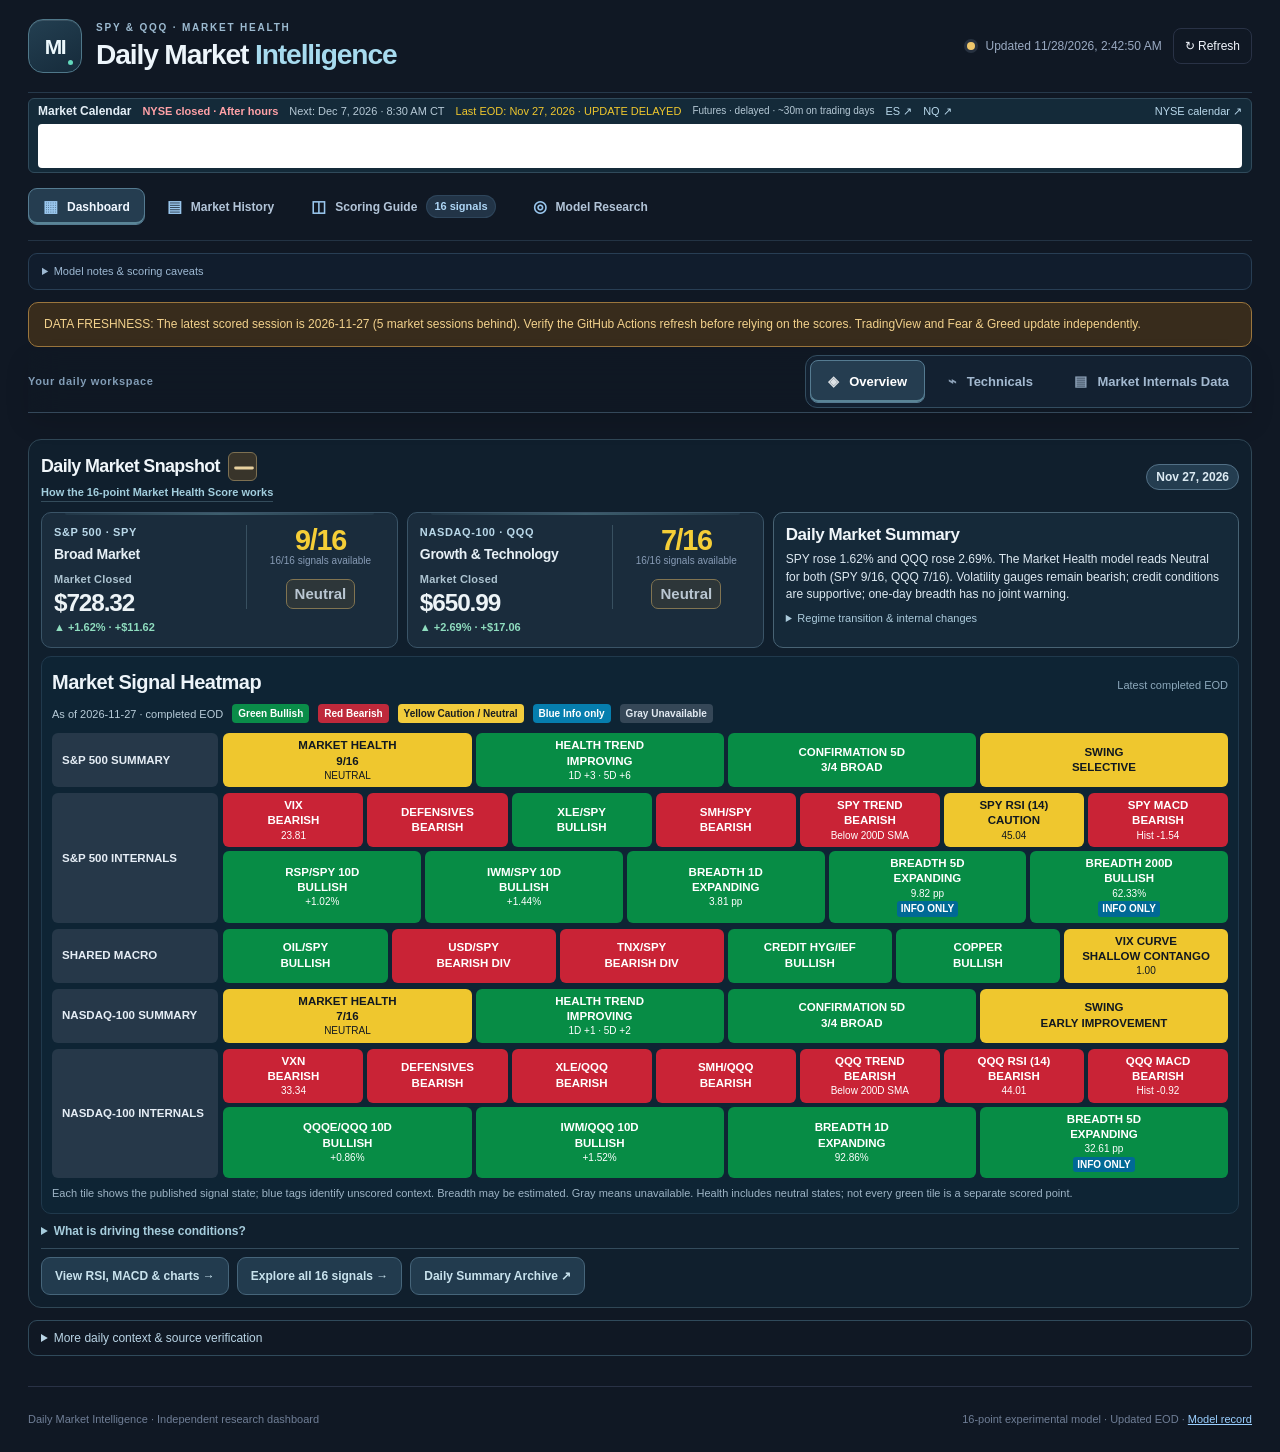
<file: docs/index.html>
<!doctype html>
<html lang="en">
<head>
  <meta charset="utf-8">
  <meta name="viewport" content="width=device-width, initial-scale=1">
  <meta name="color-scheme" content="dark">
  <title>Daily Market Intelligence | SPY & QQQ</title>
  <meta name="description" content="Daily market-risk indicators with data-availability checks, S&P 500 and Nasdaq-100 signals, score momentum, and confirmation.">
  <link rel="stylesheet" href="styles.css?v=saved-history-20261127">
  <link rel="stylesheet" href="dashboard-clarity.css?v=compact-technicals-20261126">
  <link rel="stylesheet" href="daily-summaries.css?v=visual-refresh-20261125a">
  <link rel="stylesheet" href="dashboard-polish.css?v=visual-refresh-20261125a">
  <link rel="stylesheet" href="audit-cleanup.css?v=20261125a">
  <link rel="stylesheet" href="overview-unified.css?v=history-full-20261125c">
  <link rel="stylesheet" href="internals-recap.css?v=20261125-internals1">
  <link rel="stylesheet" href="readability-refresh.css?v=20261125-typography-1">
  <link rel="stylesheet" href="site-brand.css?v=20261125-brand-icons1">
  <style id="market-mood-critical-fix-v4">
/* Critical regime badge paint rules. Inline at the end of <head> so older
 * cached CSS cannot override the desired line-art and two-line text layout.
 * The original .regime nodes remain in the DOM for the scoring engine. */
#unified-snapshot #sp-regime,
#unified-snapshot #nd-regime {display:none !important; visibility:hidden !important}
#unified-snapshot .market-mood {
  display:inline-flex!important;align-items:center!important;justify-content:center!important;
  flex:0 0 auto!important;gap:10px!important;min-width:145px;
  padding:10px 12px!important;border:1px solid #7d5360!important;
  border-radius:13px!important;background:rgba(92,46,61,.30)!important;
  color:#f1a0ad!important;box-shadow:none!important;white-space:normal!important;
  text-transform:none!important;line-height:1.1!important
}
#unified-snapshot .market-mood-symbol{display:grid!important;place-items:center!important;flex:0 0 30px}
#unified-snapshot .market-mood-symbol svg,
#unified-snapshot .market-condition-art svg{
  display:block!important;fill:none!important;stroke:currentColor!important;
  stroke-width:3!important;stroke-linecap:round!important;stroke-linejoin:round!important;
  width:30px!important;height:30px!important
}
#unified-snapshot .market-mood-copy{
  display:flex!important;flex-direction:column!important;align-items:flex-start!important;
  gap:3px!important;min-width:0;line-height:1.06!important
}
#unified-snapshot .market-mood-copy strong{
  display:block!important;color:inherit!important;font-size:17px!important;
  line-height:1.08!important;font-weight:800!important;letter-spacing:-.02em!important;
  text-transform:none!important
}
#unified-snapshot .market-mood-copy small{
  display:block!important;color:#b9c6d2!important;font-size:15px!important;
  line-height:1.18!important;font-weight:750!important;white-space:nowrap!important
}
#unified-snapshot .market-mood[data-state="bull"]{color:#80ddb7!important;background:rgba(30,86,65,.30)!important;border-color:#3b7961!important}
#unified-snapshot .market-mood[data-state="bear"]{color:#f1a0ad!important;background:rgba(92,46,61,.30)!important;border-color:#7d5360!important}
#unified-snapshot .market-mood[data-state="balanced"]{color:#e4cb9d!important;background:rgba(100,84,48,.25)!important;border-color:#817451!important}
#unified-snapshot .market-mood[data-state="pending"]{color:#a3bacb!important;background:rgba(44,63,78,.35)!important;border-color:#587183!important}
#unified-snapshot .market-condition-art{display:grid!important;place-items:center!important}
#unified-snapshot .market-condition-art[data-state="bear"]{color:#e999a7!important}
#unified-snapshot .market-condition-art[data-state="bull"]{color:#82ddb8!important}
#unified-snapshot .market-condition-art[data-state="neutral"]{color:#e8d19f!important}
#unified-snapshot .market-condition-art[data-state="mixed"]{color:#a9d2e8!important}
#unified-snapshot .market-card .score-zone{justify-content:space-between!important;gap:12px!important}
@media(max-width:520px){
 #unified-snapshot .market-mood{min-width:128px;padding:10px 11px!important;gap:7px!important}
 #unified-snapshot .market-mood-symbol{flex-basis:25px}
 #unified-snapshot .market-mood-symbol svg{width:25px!important;height:25px!important}
 #unified-snapshot .market-mood-copy strong{font-size:16px!important}
 #unified-snapshot .market-mood-copy small{font-size:13px!important}
}
</style>
<link rel="stylesheet" href="overview-signal-board.css?v=20261126-layout2">
<script src="overview-signal-board.js?v=saved-anchor-20261127" defer></script>
<script src="market-insights-extra.js?v=eod-reliability-20261127" defer></script>
</head>
<body>
  <div class="shell">
    <header class="topbar" data-market-ticker>
      <div class="identity"><div class="brand-monogram" aria-hidden="true"><span>MI</span><i></i></div><div class="brand-copy"><div class="eyebrow">SPY &amp; QQQ · MARKET HEALTH</div><h1>Daily Market <span>Intelligence</span></h1></div></div>
      <div class="topactions"><span class="status-dot" id="status-dot"></span><span id="latest-run">Awaiting first update</span><button id="refresh" type="button" title="Reload the latest published data">↻ Refresh</button></div>
    </header>
    <nav class="site-tabs" aria-label="Dashboard navigation">
      <a class="site-tab active" href="index.html" aria-current="page"><span class="tab-icon" aria-hidden="true">▦</span> Dashboard</a>
      <a class="site-tab" href="insights-history.html"><span class="tab-icon" aria-hidden="true">▤</span> Market History</a>
      <a class="site-tab" href="scoring-guide.html"><span class="tab-icon" aria-hidden="true">◫</span> Scoring Guide <span class="nav-counter">16 signals</span></a>
      <a class="site-tab" href="threshold-logic.html"><span class="tab-icon" aria-hidden="true">◎</span> Model Research</a>
    </nav>
    <div class="info-line" id="warning">A research dashboard, not a trading signal. Data and scores are indicative; verify against Thinkorswim before acting.</div>
    <div id="freshness-alert" class="freshness-alert" role="status" hidden></div>
    <main>
      <div class="section-intro"><div><div class="eyebrow">DAILY DECISION DESK</div><h2>Market posture at a glance.</h2><p>Two 16-point Market Health Scores; higher means healthier conditions. Compare risk regime, five-session momentum and confirmation before reviewing the charts.</p><a class="mini-reference" href="threshold-logic.html">Market Health thresholds explained <span aria-hidden="true">↗</span></a></div><div class="session-box"><div class="eyebrow">LATEST PRICED SESSION</div><strong id="session">—</strong><small id="feed-state">No market snapshot yet</small><span id="freshness-pill" class="freshness-pill status-unknown">Checking EOD freshness</span></div></div>
      <section class="market-grid" aria-label="Market summary">
        <article class="market-card" id="sp-card"><div class="market-head"><div><div class="eyebrow">S&P 500 · SPY</div><h3>Broad Market</h3></div><span class="tiny-pill">SPY BENCHMARK</span></div><div class="score-zone"><div><div class="score" id="sp-score" aria-live="polite">—/16</div><div class="detail-caption" id="sp-coverage">Waiting for feeds</div><div class="score-daily-compare" id="sp-daily-compare" aria-live="polite">Previous EOD → latest EOD: awaiting comparison</div><div class="detail-caption baseline-reference" id="sp-baseline">Original 14-point health reference: —</div><a class="score-breakdown-jump" href="#sp-breakdown">See score breakdown below <span aria-hidden="true">↓</span></a></div><div class="regime neutral" id="sp-regime">NOT AVAILABLE</div></div><div class="risk-meter"><div id="sp-meter"></div></div><div class="stats"><div><span>5D Score Trend</span><b id="sp-trend">—</b><small id="sp-delta">—</small><small class="five-day-definition" id="sp-trend-guide">STABLE = −1 to +1 Market Health points in 5 sessions, not flat prices.</small></div><div><span>Market Confirmation</span><b id="sp-confirm">—</b><small>Vol · Credit · Breadth · Price</small></div><div><span>Swing Environment</span><b id="sp-swing">—</b><small>Evaluated only when classification is certain</small></div></div></article>
        <article class="market-card" id="nd-card"><div class="market-head"><div><div class="eyebrow">NASDAQ-100 · QQQ</div><h3>Growth & Technology</h3></div><span class="tiny-pill">QQQ BENCHMARK</span></div><div class="score-zone"><div><div class="score" id="nd-score" aria-live="polite">—/16</div><div class="detail-caption" id="nd-coverage">Waiting for feeds</div><div class="score-daily-compare" id="nd-daily-compare" aria-live="polite">Previous EOD → latest EOD: awaiting comparison</div><div class="detail-caption baseline-reference" id="nd-baseline">Original 14-point health reference: —</div><a class="score-breakdown-jump" href="#nd-breakdown">See score breakdown below <span aria-hidden="true">↓</span></a><div id="nd-borderline" class="detail-caption threshold-borderline" hidden>Health Score 5 · Risk-Off</div></div><div class="regime neutral" id="nd-regime">NOT AVAILABLE</div></div><div class="risk-meter"><div id="nd-meter"></div></div><div class="stats"><div><span>5D Score Trend</span><b id="nd-trend">—</b><small id="nd-delta">—</small><small class="five-day-definition" id="nd-trend-guide">STABLE = −1 to +1 Market Health points in 5 sessions, not flat prices.</small></div><div><span>Market Confirmation</span><b id="nd-confirm">—</b><small>Vol · Credit · Breadth · Price</small></div><div><span>Swing Environment</span><b id="nd-swing">—</b><small>Evaluated only when classification is certain</small></div></div></article>
      </section>
      <section class="market-intelligence" id="market-intelligence" aria-label="Market intelligence, risk transitions and data quality">
        <div class="intel-head"><div><div class="eyebrow">MARKET INTELLIGENCE</div><h2>Daily Risk Transitions</h2><p>Previous completed EOD session versus the latest scored session. Higher Market Health Scores mean improving conditions.</p></div><span class="tiny-pill" id="intel-date">Awaiting paired sessions</span></div>
        <section class="price-risk-panel" id="price-risk-panel" aria-label="Price versus risk divergence for completed market sessions">
          <div class="price-risk-heading"><div><div class="eyebrow">PRICE ↔ RISK · COMPLETED EOD ONLY</div><h3 id="price-risk-headline">Awaiting price/risk comparison</h3><p id="price-risk-summary">Price moves and health scores must refer to the same completed market sessions.</p></div><span class="tiny-pill" id="price-risk-dates">Awaiting matched sessions</span></div>
          <div class="price-risk-grid">
            <article class="price-risk-card" id="price-risk-sp" data-tone="neutral"><div class="price-risk-card-top"><span>SPY · S&amp;P 500</span><strong id="price-risk-sp-change">—</strong></div><h4 id="price-risk-sp-title">Awaiting EOD data</h4><p id="price-risk-sp-detail">A ≥2% daily move is compared with the 16-point risk regime.</p><div class="price-risk-evidence" id="price-risk-sp-evidence">Price and score comparison pending</div></article>
            <article class="price-risk-card" id="price-risk-nd" data-tone="neutral"><div class="price-risk-card-top"><span>QQQ · Nasdaq-100</span><strong id="price-risk-nd-change">—</strong></div><h4 id="price-risk-nd-title">Awaiting EOD data</h4><p id="price-risk-nd-detail">A ≥2% daily move is compared with the 16-point risk regime.</p><div class="price-risk-evidence" id="price-risk-nd-evidence">Price and score comparison pending</div></article>
          </div>
          <p class="price-risk-footnote">Alert rule: ≥+2% price move while Risk-Off, or ≤−2% while Risk-On. A move in Neutral is marked for review. These are previous-close-to-latest-close comparisons—not intraday notifications or trading recommendations. This alert does not change either risk score or the Thinkorswim study.</p>
        </section>
        <div class="intel-grid">
          <article class="intel-card" id="intel-transition" data-tone="neutral"><div class="intel-kicker">RISK REGIME TRANSITIONS</div><h3 id="intel-transition-title">Awaiting score history</h3><div class="intel-pair"><div><span>SPY</span><strong id="intel-sp-transition">—</strong></div><div><span>QQQ</span><strong id="intel-nd-transition">—</strong></div></div><p id="intel-transition-note">A regime change is reported only when both days classify unambiguously.</p></article>
          <article class="intel-card" id="intel-divergence" data-tone="neutral"><div class="intel-kicker">SPY / QQQ DIVERGENCE</div><h3 id="intel-divergence-title">Awaiting score history</h3><p id="intel-divergence-note">Shows opposite day-over-day risk moves or differences in today's risk regimes.</p></article>
          <article class="intel-card intel-data-quality" id="intel-quality"><div class="intel-kicker">DATA QUALITY · SCORING COVERAGE</div><h3>How complete are the scores?</h3><div class="intel-quality-row"><span>SPY <strong id="intel-sp-quality">—/16</strong></span><div class="intel-quality-track"><div id="intel-sp-quality-bar"></div></div><small id="intel-sp-quality-note">Awaiting scored data</small></div><div class="intel-quality-row"><span>QQQ <strong id="intel-nd-quality">—/16</strong></span><div class="intel-quality-track"><div id="intel-nd-quality-bar"></div></div><small id="intel-nd-quality-note">Awaiting scored data</small></div><p class="intel-disclaimer">Coverage measures available inputs, not prediction accuracy or verified source licensing. Estimated sources are flagged separately; signals with unverified provenance may still be present.</p></article>
        </div>
      </section>
      <section class="decision-brief" aria-label="Compact market summary">
        <div class="decision-brief-intro">
          <div class="eyebrow">AT A GLANCE</div>
          <h2 id="brief-title">Waiting for the latest market snapshot</h2>
          <p id="brief-detail">Summary uses the same published end-of-day market data as the two scorecards.</p>
        </div>
        <div class="decision-brief-stats">
          <div class="decision-stat" id="brief-volatility-tile"><span class="decision-stat-label">VOLATILITY · VIX / VXN</span><strong id="brief-volatility">—</strong><small id="brief-volatility-note">Awaiting EOD data</small></div>
          <div class="decision-stat" id="brief-breadth-tile"><span class="decision-stat-label">MARKET BREADTH · 1D</span><strong id="brief-breadth">—</strong><small id="brief-breadth-note">Awaiting EOD data</small></div>
          <div class="decision-stat" id="brief-credit-tile"><span class="decision-stat-label">CREDIT · HYG / IEF</span><strong id="brief-credit">—</strong><small id="brief-credit-note">Awaiting EOD data</small></div>
        </div>
        <a class="decision-brief-link" href="#market-indicators">Review the contributing signals <span aria-hidden="true">↓</span></a>
      </section>
      <!-- Always-visible daily summary: the scored snapshot is EOD-only; alert panels may be hidden. -->
      <section class="daily-summary-overview" id="daily-summary-overview" aria-label="Latest completed daily price and risk summary">
        <div id="daily-summary-live" role="status" aria-live="polite">
          <div class="daily-summary-loading"><div class="eyebrow">LATEST DAILY MARKET SUMMARY</div><p>Loading the latest completed EOD summary…</p></div>
        </div>
        <a class="daily-summary-overview-link" href="insights-history.html#summaries">View previous daily summaries →</a>
      </section>
      <section class="session-changes" id="session-changes" aria-label="Scored indicator changes since the previous completed session">
        <div class="session-changes-head"><div><div class="eyebrow">WHAT CHANGED</div><h2>Daily Signal Changes</h2><p id="changes-caption">Changes are derived from completed daily market data, not intraday movements.</p></div><span class="tiny-pill" id="changes-date">Awaiting EOD comparison</span></div>
        <div class="changes-grid" id="changes-grid"><div class="changes-placeholder">Run the EOD updater to compare the latest two scored sessions.</div></div>
        <p class="changes-footnote">Only scored indicators are compared. A loss or gain of one health point is highlighted; unavailable inputs are never classified as an improvement. Historical states are reconstructed from the EOD data used by this model, not a record of past live Thinkorswim outputs.</p>
      </section>
      <!-- Hosted charts separate; individual EOD SMAs are informational. The original 50D/200D trend and RSI14 are scored. -->
      <section class="market-prices" aria-label="SPY and QQQ daily price history and moving averages">
        <div class="extras-header">
          <div><div class="eyebrow">PRICE CONTEXT</div><h2>SPY &amp; QQQ · Price History</h2><p>Daily price charts with adjustable date ranges. Hosted charts may include intraday/delayed quotes; the moving averages below use the latest completed end-of-day session.</p></div>
          <span class="capsule">TREND + RSI + MACD SCORED · 5 SMAS INFO ONLY</span>
        </div>
        <div class="market-chart-grid">
          <article class="chartpanel market-price-panel">
            <div class="market-chart-heading"><div><div class="eyebrow">S&amp;P 500 ETF</div><h3>SPY · Daily</h3></div><a class="data-link" href="https://www.tradingview.com/symbols/AMEX-SPY/" target="_blank" rel="noopener noreferrer">Open chart</a></div>
            <div class="tv-frame">
              <div class="tradingview-widget-container" style="height:100%;width:100%">
                <div class="tradingview-widget-container__widget" style="height:calc(100% - 32px);width:100%"></div>
                <div class="tradingview-widget-copyright"><a href="https://www.tradingview.com/symbols/AMEX-SPY/" rel="noopener nofollow" target="_blank"><span>SPY chart by TradingView</span></a></div>
                <script type="text/javascript" src="https://s3.tradingview.com/external-embedding/embed-widget-advanced-chart.js" async>
                {"autosize":true,"symbol":"AMEX:SPY","interval":"D","range":"YTD","timezone":"America/New_York","theme":"dark","style":"1","locale":"en","backgroundColor":"#111827","gridColor":"rgba(96,127,158,0.12)","withdateranges":true,"hide_side_toolbar":true,"hide_top_toolbar":false,"hide_legend":true,"hide_volume":true,"allow_symbol_change":false,"save_image":false,"calendar":false,"support_host":"https://www.tradingview.com"}
                </script>
              </div>
            </div>
            <div class="ma-panel" aria-label="SPY 5, 20, 50, 100 and 200 day simple moving averages and 14-day RSI">
              <div class="ma-heading"><strong>Simple moving averages</strong><span id="spy-ma-asof">Awaiting EOD update</span></div>
              <div class="ma-last-close">Latest completed close: <strong id="spy-ma-close">—</strong><span>· SMA comparisons are informational only</span></div>
              <dl class="ma-values">
              <div class="ma-item"><dt>5D SMA</dt><dd id="spy-ma5">—</dd><span id="spy-ma5-gap" class="ma-gap">Awaiting EOD data</span></div>
              <div class="ma-item"><dt>20D SMA</dt><dd id="spy-ma20">—</dd><span id="spy-ma20-gap" class="ma-gap">Awaiting EOD data</span></div>
              <div class="ma-item"><dt>50D SMA</dt><dd id="spy-ma50">—</dd><span id="spy-ma50-gap" class="ma-gap">Awaiting EOD data</span></div>
              <div class="ma-item"><dt>100D SMA</dt><dd id="spy-ma100">—</dd><span id="spy-ma100-gap" class="ma-gap">Awaiting EOD data</span></div>
              <div class="ma-item"><dt>200D SMA</dt><dd id="spy-ma200">—</dd><span id="spy-ma200-gap" class="ma-gap">Awaiting EOD data</span></div>
              </dl>
              <div class="rsi-strip" aria-label="SPY 14-day relative strength index; contributes to scoring">
                <div class="rsi-caption"><strong>RSI (14)</strong><span>Scored: &lt;45 bearish · 45–55 neutral · &gt;55 bullish</span></div>
                <div class="rsi-result"><strong id="spy-rsi14">—</strong><span class="rsi-state" id="spy-rsi14-state">Awaiting EOD data</span></div>
                <div class="rsi-track" aria-hidden="true"><div id="spy-rsi14-marker" class="rsi-marker" style="left:50%"></div></div>
                <div class="rsi-scale"><span>0</span><span>30 · Oversold</span><span>70 · Overbought</span><span>100</span></div>
              </div>
              <div class="macd-strip" aria-label="SPY daily MACD 12, 26, 9; scored 16th signal">
                <div class="macd-caption"><strong>MACD (12, 26, 9) · Daily</strong><span>SCORED · latest completed close</span></div>
                <div class="macd-classification"><span class="rsi-state" id="spy-macd-state">Awaiting EOD data</span></div>
                <div class="macd-readings">
                  <div><span>MACD</span><strong id="spy-macd-line">—</strong></div>
                  <div><span>Signal</span><strong id="spy-macd-signal">—</strong></div>
                  <div><span>Histogram</span><strong id="spy-macd-histogram">—</strong></div>
                </div>
                <div class="macd-status" id="spy-macd-status">Awaiting EOD data</div>
              </div>
            </div>

          </article>
          <article class="chartpanel market-price-panel">
            <div class="market-chart-heading"><div><div class="eyebrow">NASDAQ-100 ETF</div><h3>QQQ · Daily</h3></div><a class="data-link" href="https://www.tradingview.com/symbols/NASDAQ-QQQ/" target="_blank" rel="noopener noreferrer">Open chart</a></div>
            <div class="tv-frame">
              <div class="tradingview-widget-container" style="height:100%;width:100%">
                <div class="tradingview-widget-container__widget" style="height:calc(100% - 32px);width:100%"></div>
                <div class="tradingview-widget-copyright"><a href="https://www.tradingview.com/symbols/NASDAQ-QQQ/" rel="noopener nofollow" target="_blank"><span>QQQ chart by TradingView</span></a></div>
                <script type="text/javascript" src="https://s3.tradingview.com/external-embedding/embed-widget-advanced-chart.js" async>
                {"autosize":true,"symbol":"NASDAQ:QQQ","interval":"D","range":"YTD","timezone":"America/New_York","theme":"dark","style":"1","locale":"en","backgroundColor":"#111827","gridColor":"rgba(96,127,158,0.12)","withdateranges":true,"hide_side_toolbar":true,"hide_top_toolbar":false,"hide_legend":true,"hide_volume":true,"allow_symbol_change":false,"save_image":false,"calendar":false,"support_host":"https://www.tradingview.com"}
                </script>
              </div>
            </div>
            <div class="ma-panel" aria-label="QQQ 5, 20, 50, 100 and 200 day simple moving averages and 14-day RSI">
              <div class="ma-heading"><strong>Simple moving averages</strong><span id="qqq-ma-asof">Awaiting EOD update</span></div>
              <div class="ma-last-close">Latest completed close: <strong id="qqq-ma-close">—</strong><span>· SMA comparisons are informational only</span></div>
              <dl class="ma-values">
              <div class="ma-item"><dt>5D SMA</dt><dd id="qqq-ma5">—</dd><span id="qqq-ma5-gap" class="ma-gap">Awaiting EOD data</span></div>
              <div class="ma-item"><dt>20D SMA</dt><dd id="qqq-ma20">—</dd><span id="qqq-ma20-gap" class="ma-gap">Awaiting EOD data</span></div>
              <div class="ma-item"><dt>50D SMA</dt><dd id="qqq-ma50">—</dd><span id="qqq-ma50-gap" class="ma-gap">Awaiting EOD data</span></div>
              <div class="ma-item"><dt>100D SMA</dt><dd id="qqq-ma100">—</dd><span id="qqq-ma100-gap" class="ma-gap">Awaiting EOD data</span></div>
              <div class="ma-item"><dt>200D SMA</dt><dd id="qqq-ma200">—</dd><span id="qqq-ma200-gap" class="ma-gap">Awaiting EOD data</span></div>
              </dl>
              <div class="rsi-strip" aria-label="QQQ 14-day relative strength index; contributes to scoring">
                <div class="rsi-caption"><strong>RSI (14)</strong><span>Scored: &lt;45 bearish · 45–55 neutral · &gt;55 bullish</span></div>
                <div class="rsi-result"><strong id="qqq-rsi14">—</strong><span class="rsi-state" id="qqq-rsi14-state">Awaiting EOD data</span></div>
                <div class="rsi-track" aria-hidden="true"><div id="qqq-rsi14-marker" class="rsi-marker" style="left:50%"></div></div>
                <div class="rsi-scale"><span>0</span><span>30 · Oversold</span><span>70 · Overbought</span><span>100</span></div>
              </div>
              <div class="macd-strip" aria-label="QQQ daily MACD 12, 26, 9; scored 16th signal">
                <div class="macd-caption"><strong>MACD (12, 26, 9) · Daily</strong><span>SCORED · latest completed close</span></div>
                <div class="macd-classification"><span class="rsi-state" id="qqq-macd-state">Awaiting EOD data</span></div>
                <div class="macd-readings">
                  <div><span>MACD</span><strong id="qqq-macd-line">—</strong></div>
                  <div><span>Signal</span><strong id="qqq-macd-signal">—</strong></div>
                  <div><span>Histogram</span><strong id="qqq-macd-histogram">—</strong></div>
                </div>
                <div class="macd-status" id="qqq-macd-status">Awaiting EOD data</div>
              </div>
            </div>

          </article>
        </div>
        <p class="provider-note">Charts by <a href="https://www.tradingview.com/widget-docs/widgets/charts/advanced-chart/" target="_blank" rel="noopener noreferrer">TradingView</a>. Price data can be delayed or use Cboe-derived U.S. quotes; they may not match Thinkorswim tick-for-tick. These charts update independently of the dashboard's end-of-day scoring. Moving-average labels use BULLISH when the daily close is greater than or equal to its SMA, otherwise BEARISH. Moving-average and RSI(14) values use unadjusted SPY/QQQ end-of-day closes and can differ slightly from TradingView or Thinkorswim. RSI overbought/oversold thresholds describe momentum, not automatic trading signals. The five individual moving-average readings are informational only. Daily MACD(12,26,9) is a scored momentum signal: line ≥ signal adds one Market Health point; line below signal adds zero. The original SPY/QQQ Trend indicator is scored: BEARISH when close is below the 200D SMA; BULLISH when close is above 50D and 50D is above 200D; otherwise CAUTION. RSI contributes one separate momentum point. The price charts and Fear &amp; Greed remain external, informational visuals.</p>
      </section>
      <div class="context-chart-grid" aria-label="Historical market risk and sentiment side by side">
      <section class="chartpanel history-panel"><div class="panel-head"><div><div class="eyebrow">REGIME HISTORY</div><h2>Market Health Over Time</h2><p>Saved EOD observations are authoritative. Switch to reconstructed research for longer historical comparisons.</p><p class="threshold-policy-inline">Market Health: 0–5 Risk-Off · 6–10 Neutral · 11–16 Risk-On (both ETFs)</p><p class="chart-range" id="chart-range">Awaiting date range</p></div><div class="seg history-controls"><label class="history-source-label">Data source <select id="history-source" aria-label="History data source"><option value="saved" selected>Saved EOD</option><option value="research">Reconstructed research</option></select></label><button id="hist30" class="active" type="button" title="Last 30 trading sessions">30 Sessions</button><button id="hist90" type="button" title="Last 90 trading sessions">90 Sessions</button><button id="histYear" type="button" title="Past 365 calendar days">1 Year</button><button id="hist20m" type="button" title="Past 20 calendar months">20 Months</button></div></div><svg id="history-svg" viewBox="0 0 620 270" role="img" aria-label="Historical SPY and QQQ Market Health Scores with Neutral boundaries"></svg><div class="chart-legend"><span><i class="swatch swsp"></i>S&P 500</span><span><i class="swatch swnd"></i>Nasdaq-100</span><span class="chart-threshold-key">- - - 5.5 / 10.5 health regime boundaries</span></div><p class="chart-footnote">Saved history preserves original 15-/16-point denominators (hollow markers for legacy or partial readings), without filling gaps. Reconstructed research is recalculated from downloaded data and can differ from saved scores. Higher Market Health means fewer bearish signals.</p></section>
      <!-- Independent market sentiment, informational and not part of either score. -->
      <section class="chartpanel fear-panel" aria-label="Independent Fear and Greed Index history">
        <div class="panel-head fear-head">
          <div><div class="eyebrow">MARKET SENTIMENT · EXTERNAL DATA</div><h2>Fear &amp; Greed Index · History</h2><p>Independent stock-market sentiment index, not CNN's index. Informational only; not included in the 16-point score.</p></div>
          <div class="fear-current"><div class="fear-score" id="fear-latest-score">—</div><div><div class="fear-zone" id="fear-latest-label">Loading</div><div class="fear-date" id="fear-latest-date">—</div></div></div>
        </div>
        <div class="fear-toolbar"><div class="seg" role="group" aria-label="Fear and Greed chart date range"><button id="fear90" type="button" aria-pressed="false">90 Days</button><button id="fearYTD" type="button" class="active" aria-pressed="true">YTD</button><button id="fear1Y" type="button" aria-pressed="false">1 Year</button></div><span id="fear-range-label" class="subtle">Loading sentiment history…</span></div>
        <svg id="fear-history-svg" viewBox="0 0 960 245" role="img" aria-label="Daily stock-market fear and greed index on a zero to 100 scale"></svg>
        <div id="fear-message" class="fear-message" role="status">Loading independent Fear &amp; Greed history…</div>
        <div class="fear-band-key"><span><i class="fear-swatch fear-extreme"></i>Extreme Fear · 0–20</span><span><i class="fear-swatch fear-fear"></i>Fear · 21–40</span><span><i class="fear-swatch fear-neutral"></i>Neutral · 41–60</span><span><i class="fear-swatch fear-greed"></i>Greed · 61–80</span><span><i class="fear-swatch fear-high"></i>Extreme Greed · 81–100</span></div>
        <p class="provider-note">Source: <a href="https://feargreedchart.com/" target="_blank" rel="noopener noreferrer">FearGreedChart.com</a> (<a href="https://feargreedchart.com/methodology" target="_blank" rel="noopener noreferrer">methodology</a>). Free public API, refreshed by its provider; values are not the CNN Fear &amp; Greed Index. <a href="https://www.cnn.com/markets/fear-and-greed" target="_blank" rel="noopener noreferrer">View CNN's separate index</a>.</p>
      </section>
      </div>
      <p class="research-link-inline">Want the 365-day and 20-month score-5 evidence? <a href="threshold-logic.html#rolling-research">View research in Model Research</a>.</p>
      <div class="columns" id="market-indicators">
        <section class="signals-panel score-breakdown-panel" id="sp-breakdown"><div class="panel-head"><div><div class="eyebrow">INDEX-SPECIFIC · 10 SCORED SIGNALS</div><h2>S&P 500 Internals</h2><div class="audit-date" id="sp-breakdown-date">As of —</div><p class="score-breakdown-equation" id="sp-breakdown-equation">Awaiting score breakdown</p></div><span class="capsule score-subtotal" id="sp-index-subscore">—/10</span></div><div id="sp-signals" class="signal-list"></div><p class="breakdown-footer">Breadth 5D and 200D are informational and do not add points. <a href="#shared-breakdown">See shared macro score ↓</a></p></section>
        <section class="signals-panel score-breakdown-panel" id="nd-breakdown"><div class="panel-head"><div><div class="eyebrow">INDEX-SPECIFIC · 10 SCORED SIGNALS</div><h2>Nasdaq-100 Internals</h2><div class="audit-date" id="nd-breakdown-date">As of —</div><p class="score-breakdown-equation" id="nd-breakdown-equation">Awaiting score breakdown</p></div><span class="capsule score-subtotal" id="nd-index-subscore">—/10</span></div><div id="nd-signals" class="signal-list"></div><p class="breakdown-footer">Breadth 5D is informational and does not add points. <a href="#shared-breakdown">See shared macro score ↓</a></p></section>
      </div>
      <div class="audit-score-explanation">Health points = verified scored states that are not bearish; neutral states count. <a href="scoring-guide.html">See exact rules →</a></div>
      <section class="signals-panel shared score-breakdown-panel" id="shared-breakdown"><div class="panel-head"><div><div class="eyebrow">SHARED BY BOTH MARKET SCORES · 6 SIGNALS</div><h2>Macro Signals</h2><div class="audit-date" id="shared-breakdown-date">As of —</div><p class="score-breakdown-equation" id="shared-breakdown-equation">Shared macro points count in both market scores.</p></div><span class="capsule score-subtotal" id="shared-subscore">—/6</span></div><div id="shared-signals" class="signal-list double"></div></section>
      <section class="disclaimer"><h3>Reading the Dashboard Responsibly</h3><p id="coverage-note">Specialized index breadth data may require separate authorized data sources. An incomplete 16-point score can be a range, not a definitive RISK-ON / NEUTRAL / RISK-OFF classification.</p><p>The website uses the original Thinkorswim-style 50D/200D trend point plus a separate RSI(14) and MACD(12,26,9) points in an experimental 16-point model. The original 14-point score remains available as an inverted health reference. Five individual SMA comparisons are informational only. Install the accompanying Thinkorswim health-score study separately. It is not a broker feed, a backtested strategy, or an instruction to trade. Futures and ETF proxies can differ from Thinkorswim settlements. Provider availability and data display rights vary.</p><details><summary>Data source diagnostics</summary><pre id="diagnostics">Awaiting first update.</pre></details></section>
    </main>
    <footer><span>Daily Market Intelligence · Independent research dashboard</span><span>16-point experimental model · Updated EOD · <a href="threshold-logic.html">Model record</a></span></footer>
  </div>
  <script src="market-intelligence.js?v=integrity-20261126a" defer></script>
  <script src="price-risk.js?v=macd16-20261125b-price-risk-20261123a" defer></script>
  <script src="app.js?v=saved-history-20261127" defer></script>
  <script src="market-extras.js?v=context-20261122b" defer></script>
  <script src="dashboard-clarity.js?v=compact-technicals-20261126" defer></script>
  <script src="daily-summaries.js?v=integrity-20261126a" defer></script>
  <script src="overview-unified.js?v=header-calendar-20261126" defer></script>
</body>
</html>
</file>
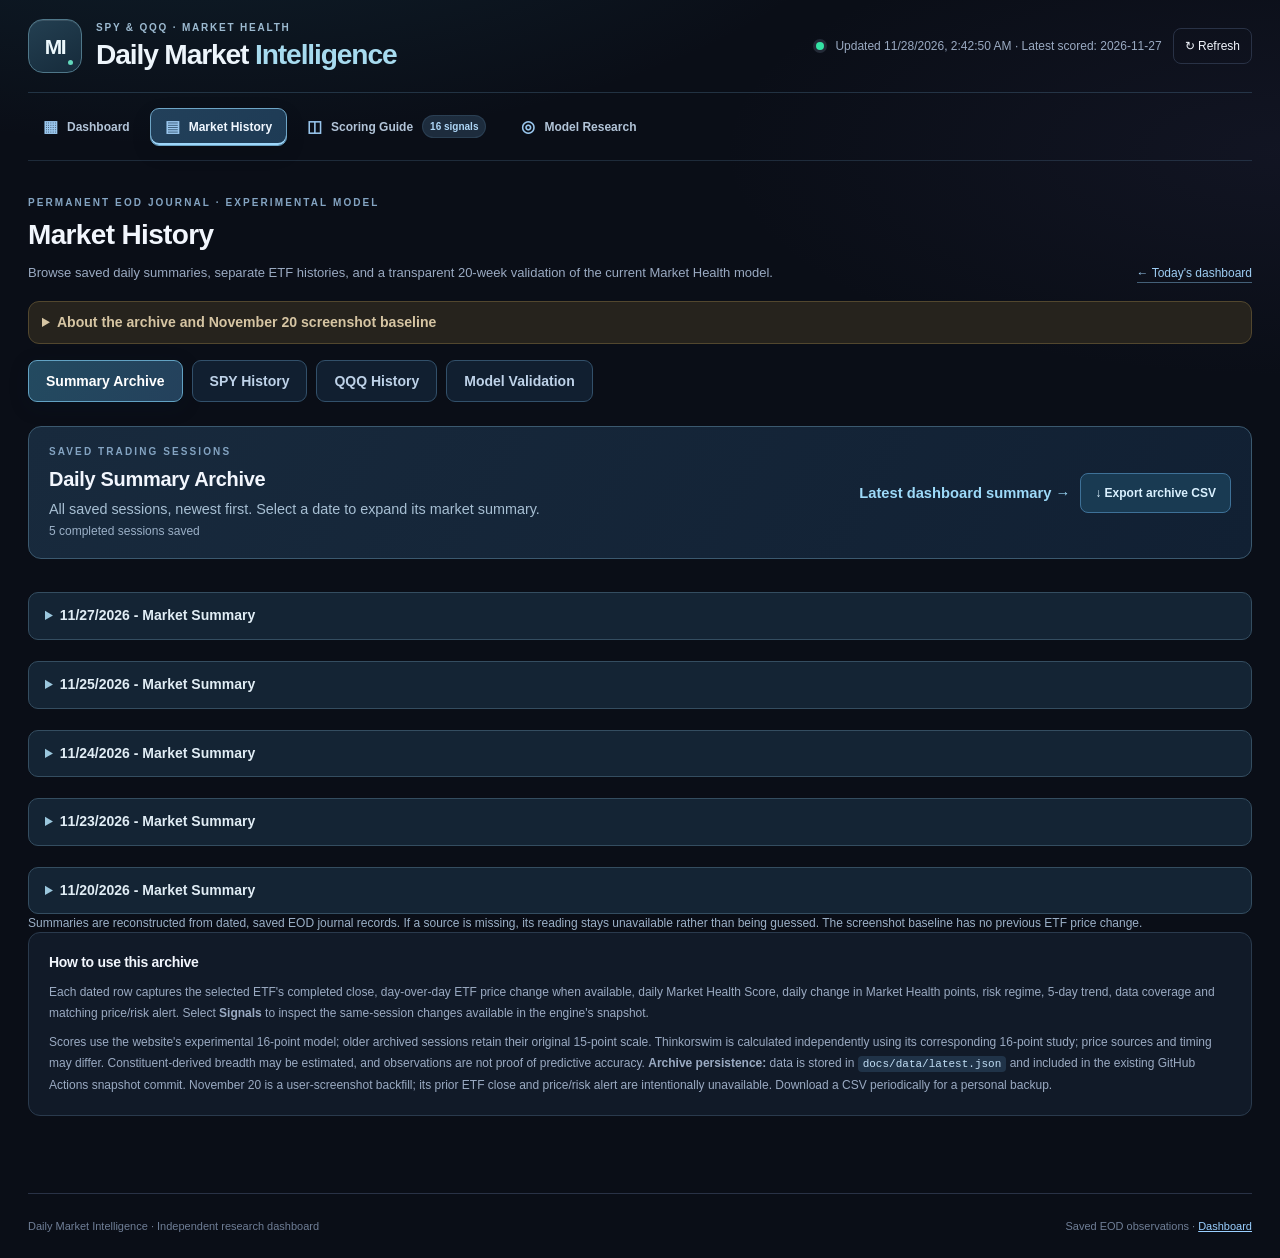
<file: docs/insights-history.html>
<!doctype html>
<html lang="en">
<head>
  <meta charset="utf-8">
  <meta name="viewport" content="width=device-width, initial-scale=1">
  <meta name="color-scheme" content="dark">
  <meta name="description" content="Saved daily SPY and QQQ scores, close-to-close price changes, price-risk alerts, and market signal changes.">
  <title>Market History | Daily Market Intelligence</title>
  <link rel="stylesheet" href="styles.css?v=macd16-20261125b">
  <link rel="stylesheet" href="insights-history.css?v=consolidated-20261127">
  <link rel="stylesheet" href="daily-summaries.css?v=compact-history-20261126">
  <link rel="stylesheet" href="internals-recap.css?v=20261125-internals1">
  <script src="insights-history.js?v=consolidated-20261127" defer></script>
  <script src="daily-summaries.js?v=compact-history-20261126" defer></script>
  <script src="model-validation.js?v=validation-audit-20261127" defer></script>
  <link rel="stylesheet" href="model-validation.css?v=validation-20w-20261125a">
  <link rel="stylesheet" href="dashboard-polish.css?v=visual-refresh-20261125a">
  <link rel="stylesheet" href="audit-cleanup.css?v=20261125a">
  <link rel="stylesheet" href="history-direct-tabs.css?v=20261125a">
  <link rel="stylesheet" href="site-brand.css?v=20261125-brand-icons1">
<script src="market-insights-extra.js?v=consolidated-20261127" defer></script>
</head>
<body>
  <div class="shell">
    <header class="topbar">
      <div class="identity"><div class="brand-monogram" aria-hidden="true"><span>MI</span><i></i></div><div class="brand-copy"><div class="eyebrow">SPY &amp; QQQ · MARKET HEALTH</div><h1>Daily Market <span>Intelligence</span></h1></div></div>
      <div class="topactions"><span class="status-dot" id="history-dot"></span><span id="history-updated">Reading archive…</span><button id="refresh" type="button">↻ Refresh</button></div>
    </header>
    <nav class="site-tabs" aria-label="Dashboard navigation">
      <a class="site-tab" href="index.html"><span class="tab-icon" aria-hidden="true">▦</span> Dashboard</a>
      <a class="site-tab active" href="insights-history.html" aria-current="page"><span class="tab-icon" aria-hidden="true">▤</span> Market History</a>
      <a class="site-tab" href="scoring-guide.html"><span class="tab-icon" aria-hidden="true">◫</span> Scoring Guide <span class="nav-counter">16 signals</span></a>
      <a class="site-tab" href="threshold-logic.html"><span class="tab-icon" aria-hidden="true">◎</span> Model Research</a>
    </nav>
    <main class="journal-main">
      <div class="journal-title-row">
        <div>
          <div class="eyebrow">PERMANENT EOD JOURNAL · EXPERIMENTAL MODEL</div>
          <h2>Market History</h2>
          <p>Browse saved daily summaries, separate ETF histories, and a transparent 20-week validation of the current Market Health model.</p>
        </div>
        <a class="journal-back" href="index.html">← Today's dashboard</a>
      </div>
      <details class="journal-policy audit-history-note"><summary>About the archive and November 20 screenshot baseline</summary><p>Records are saved after eligible end-of-day refreshes. November 20 is explicitly marked as a screenshot baseline; its previous closing price and daily price/risk alert are unavailable. Later sessions are recorded automatically. No live intraday series is included.</p></details>
      <div class="summary-view-tabs" role="tablist" aria-label="History sections">
        <button id="summary-tab-current" type="button" role="tab" class="active" aria-selected="true" aria-controls="summary-view">Summary Archive</button>
        <button id="summary-tab-spy" type="button" role="tab" aria-selected="false" aria-controls="j-history-views" data-market="spy">SPY History</button>
        <button id="summary-tab-qqq" type="button" role="tab" aria-selected="false" aria-controls="j-history-views" data-market="qqq">QQQ History</button>
        <button id="summary-tab-validation" type="button" role="tab" aria-selected="false" aria-controls="validation-view">Model Validation</button>
      </div>
      <section id="summary-view" role="tabpanel" aria-labelledby="summary-tab-current" aria-label="Saved EOD market summaries">
        <div class="audit-archive-banner"><div><div class="eyebrow">SAVED TRADING SESSIONS</div><h3>Daily Summary Archive</h3><p>All saved sessions, newest first. Select a date to expand its market summary.</p><span class="daily-summary-muted" id="summary-count">Loading…</span></div><div class="audit-archive-actions"><a href="index.html#daily-summary-overview" class="audit-secondary-link">Latest dashboard summary →</a><button type="button" id="summary-export" class="journal-export" disabled>↓ Export archive CSV</button></div></div>
        <div class="summary-archive-grid" id="summary-archive" aria-live="polite"></div>
        <p class="daily-summary-muted">Summaries are reconstructed from dated, saved EOD journal records. If a source is missing, its reading stays unavailable rather than being guessed. The screenshot baseline has no previous ETF price change.</p>
      </section>
      <div id="j-history-views" hidden role="region" aria-label="Selected ETF market history">

      <div id="j-market-panel" role="tabpanel" aria-labelledby="summary-tab-spy" tabindex="0">
      <section class="journal-stats" aria-label="Selected ETF archive statistics">
        <div class="journal-stat"><span>Sessions saved</span><strong id="j-count">—</strong><small id="j-date-range">Starts with first EOD refresh</small></div>
        <div class="journal-stat"><span>Latest saved EOD</span><strong id="j-last">—</strong><small id="j-last-note">Not yet available</small></div>
        <div class="journal-stat"><span>Price/risk divergence days</span><strong id="j-alerts">—</strong><small id="j-alerts-note">SPY sessions with a price/risk mismatch</small></div>
      </section>
      <section class="journal-panel j-combined-history" aria-label="Saved closing prices, Market Health and signal history">
        <div class="journal-panel-header"><div><div class="eyebrow">SAVED SESSION HISTORY</div><h3 id="j-score-title">SPY closing price &amp; Market Health</h3><p>One timeline, two scales. Both charts use the same saved trading sessions.</p></div><div class="journal-key"><span id="j-chart-legend"><i class="j-key-dot spy"></i><span id="j-chart-legend-label">SPY</span></span></div></div>
        <svg id="j-score-chart" role="img" viewBox="0 0 900 320" aria-label="Saved closing prices and Market Health on aligned dates"></svg>
        <p class="j-chart-note">Risk-Off 0–5 · Neutral 6–10 · Risk-On 11–16 (current boundaries). Hollow markers identify legacy or incomplete scores; dashed vertical marks show incomplete score ranges. Legacy points are not rescaled. Gaps are not filled. Nov 20 close is a matching technical close, not a paired EOD price verification.</p>
        <div class="j-heat-heading"><div><h3>Historical signal heatmap</h3><p>Only scored indicators. Each date shows its saved Market Health and the underlying signal states.</p></div><label class="journal-select">Heatmap lookback<select id="j-heatmap-range"><option value="5">5 sessions</option><option value="10" selected>10 sessions</option><option value="20">20 sessions</option><option value="30">30 sessions</option></select></label></div>
        <div class="j-heat-legend"><span class="j-heat-bull">Bullish · +1</span><span class="j-heat-warn">Caution · +1</span><span class="j-heat-bear">Bearish · 0</span><span class="j-heat-na">Unavailable · unknown</span><span class="j-heat-legacy">Not scored · legacy model</span></div>
        <div id="j-heatmap" class="j-heat-scroll" tabindex="0" aria-label="Scrollable saved signal heatmap"></div>
        <p class="j-chart-note">Recovered = indicator details from a matching GitHub commit, not proof of original publication. Hover a cell for its recorded state and provenance. The 15-point model excludes MACD. Informational breadth measures remain in the daily records.</p>
      </section>
      <section class="journal-panel" aria-label="Historical daily insights">
        <div class="journal-panel-header journal-tools-heading"><div><div class="eyebrow">DAILY RECORDS</div><h3 id="j-log-title">SPY historical market log</h3><p>Full saved daily metrics · scroll horizontally for all columns. A dash means not recorded or unavailable. Fear &amp; Greed is external and not automatically archived; the captured Nov 20 value is retained.</p></div><button type="button" id="j-export" class="journal-export" disabled>↓ Export full CSV</button></div>
        <div class="journal-filters">
          <fieldset class="journal-filter-group"><legend>Sessions</legend><div class="journal-segments" id="j-range"><button data-range="m1" type="button">1M</button><button data-range="m3" type="button">3M</button><button data-range="m6" type="button">6M</button><button data-range="ytd" type="button">YTD</button><button class="selected" data-range="all" type="button">All History</button></div></fieldset>
          <label class="journal-select">Columns <select id="j-columns"><option value="all">All metrics</option><option value="overview">Market overview</option><option value="technical">Technicals</option><option value="shared">Shared macro</option><option value="internals">Index internals</option><option value="quality">Data quality</option></select></label>
          <label class="journal-check"><input id="j-alert-only" type="checkbox"> Divergence alerts only</label>
          <span id="j-matches" class="journal-matches" role="status">Loading…</span>
        </div>
        <div class="journal-table-wrap">
          <table class="journal-table"><thead><tr><th scope="col">Session</th><th scope="col">Close</th><th scope="col">Day change</th><th scope="col">Market Health Score</th><th scope="col">1D score Δ</th><th scope="col">Regime</th><th scope="col">Price / Risk</th><th scope="col">Signals</th></tr></thead><tbody id="j-rows"><tr><td colspan="8" class="journal-empty">Loading saved market insights…</td></tr></tbody></table>
        </div>
        <p id="j-message" class="journal-message" role="status">Loading history from the latest published snapshot…</p>
      </section>
      </div>
      </div>
      <section id="validation-view" role="tabpanel" aria-labelledby="summary-tab-validation" hidden>
        <div class="validation-heading">
          <div><div class="eyebrow">EXPLORATORY RESEARCH · CURRENT 16-POINT MODEL</div>
          <h3>Does Risk-On lead to stronger forward returns?</h3>
          <p>Check the next 1, 5, or 10 trading sessions following each dated completed-EOD signal. Higher health scores mean fewer bearish indicators—not a guaranteed market gain.</p></div>
          <div class="validation-status" id="validation-period">20-week study · waiting for refreshed results</div>
        </div>
        <div class="validation-controls">
          <label>Benchmark <select id="validation-market"><option value="sp">SPY · S&amp;P 500</option><option value="nd">QQQ · Nasdaq-100</option></select></label>
          <label>Forward outcome <select id="validation-horizon"><option value="1">Next session</option><option value="5" selected>Next 5 sessions</option><option value="10">Next 10 sessions</option></select></label>
          <button type="button" id="validation-export" disabled>Export results CSV</button>
        </div>
        <p id="validation-status" class="validation-note" role="status">Waiting for the next completed EOD run to generate the current-model backtest.</p>
        <div id="validation-results" hidden>
          <div class="validation-metrics" id="validation-cards"></div>
          <div class="validation-table-wrap"><table class="validation-table"><thead><tr><th>Regime at signal</th><th>Signals</th><th>Forward outcomes</th><th>Positive</th><th>Median return</th><th>Average return</th><th>Worst outcome</th></tr></thead><tbody id="validation-table-body"></tbody></table></div>
          <p class="validation-note" id="validation-comparison"></p>
          <h4>Robustness and execution sensitivity</h4>
          <p class="validation-note" id="validation-audit-status">Waiting for audited results.</p>
          <div class="validation-table-wrap"><table class="validation-table"><thead><tr><th>Regime</th><th>Matched non-overlap N</th><th>Non-overlap mean</th><th>Paired N</th><th>Signal-close mean</th><th>Next-close mean</th></tr></thead><tbody id="validation-audit-body"></tbody></table></div>
          <p class="validation-note">The delayed comparison enters at the next session close and exits the selected number of sessions later. Both entry conventions use the same eligible signal dates. No transaction costs are modeled. Non-overlap selection is across regimes, not separately within them.</p>
          <details class="validation-notes"><summary>How the test works · limitations and bias</summary>
            <p>Uses the same end-of-day price and reconstructed indicator inputs as the current 16-point dashboard. It evaluates the <em>following</em> completed sessions, so the signal itself uses no future prices. Full 16/16 signal coverage is required. The last 10 sessions may have no mature 10-session outcome.</p>
            <p>The sample uses reconstructed historical breadth based partly on today's constituents and can have survivorship bias. Return windows overlap. The non-overlapping 5-session sensitivity check offers fewer, less-dependent observations but is not a strategy simulation. Outcomes omit dividends, transaction costs, and slippage. Thresholds were chosen after earlier research, so this cannot establish statistical significance or independent predictive skill.</p>
            <p id="validation-nonoverlap"></p>
          </details>
        </div>
      </section>
      <section class="journal-footnotes"><h3>How to use this archive</h3><p>Each dated row captures the selected ETF's completed close, day-over-day ETF price change when available, daily Market Health Score, daily change in Market Health points, risk regime, 5-day trend, data coverage and matching price/risk alert. Select <strong>Signals</strong> to inspect the same-session changes available in the engine's snapshot.</p><p>Scores use the website's experimental 16-point model; older archived sessions retain their original 15-point scale. Thinkorswim is calculated independently using its corresponding 16-point study; price sources and timing may differ. Constituent-derived breadth may be estimated, and observations are not proof of predictive accuracy. <strong>Archive persistence:</strong> data is stored in <code>docs/data/latest.json</code> and included in the existing GitHub Actions snapshot commit. November 20 is a user-screenshot backfill; its prior ETF close and price/risk alert are intentionally unavailable. Download a CSV periodically for a personal backup.</p></section>
    </main>
    <footer><span>Daily Market Intelligence · Independent research dashboard</span><span>Saved EOD observations · <a href="index.html">Dashboard</a></span></footer>
  </div>
</body>
</html>
</file>
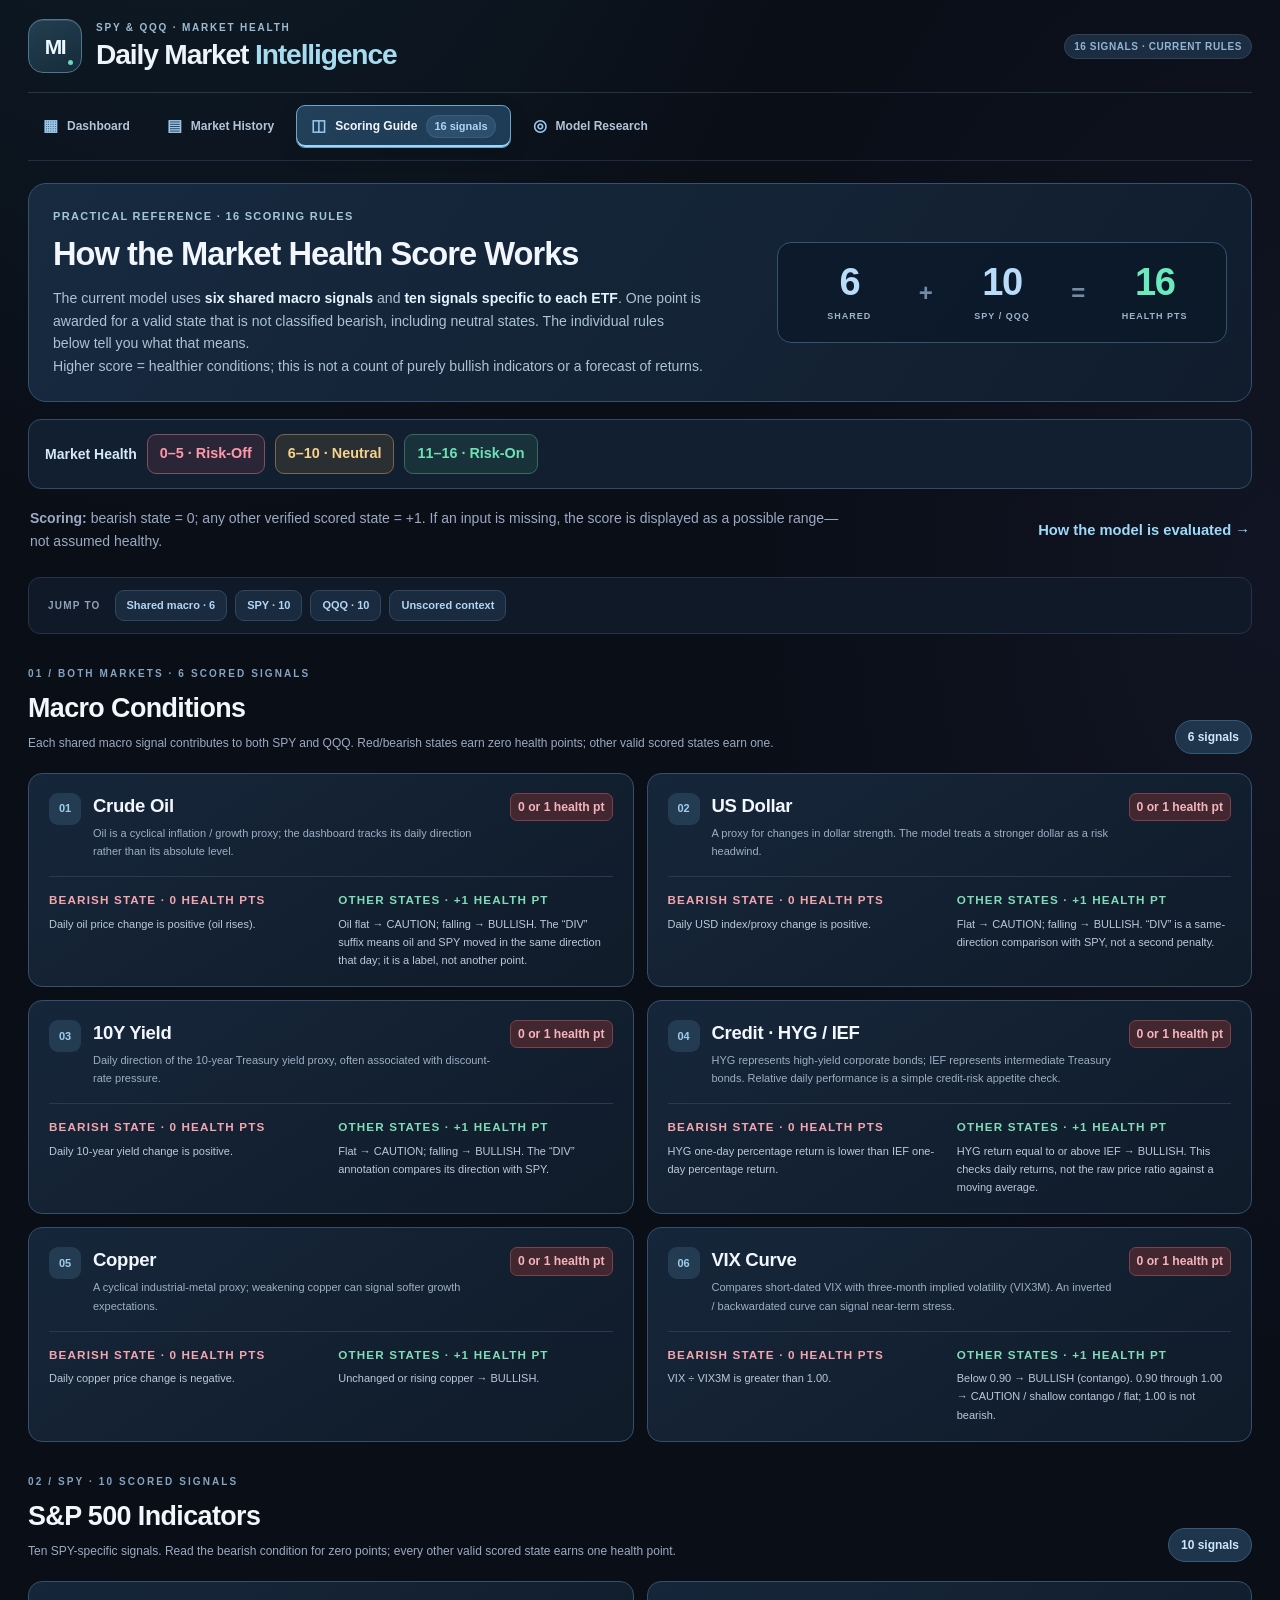
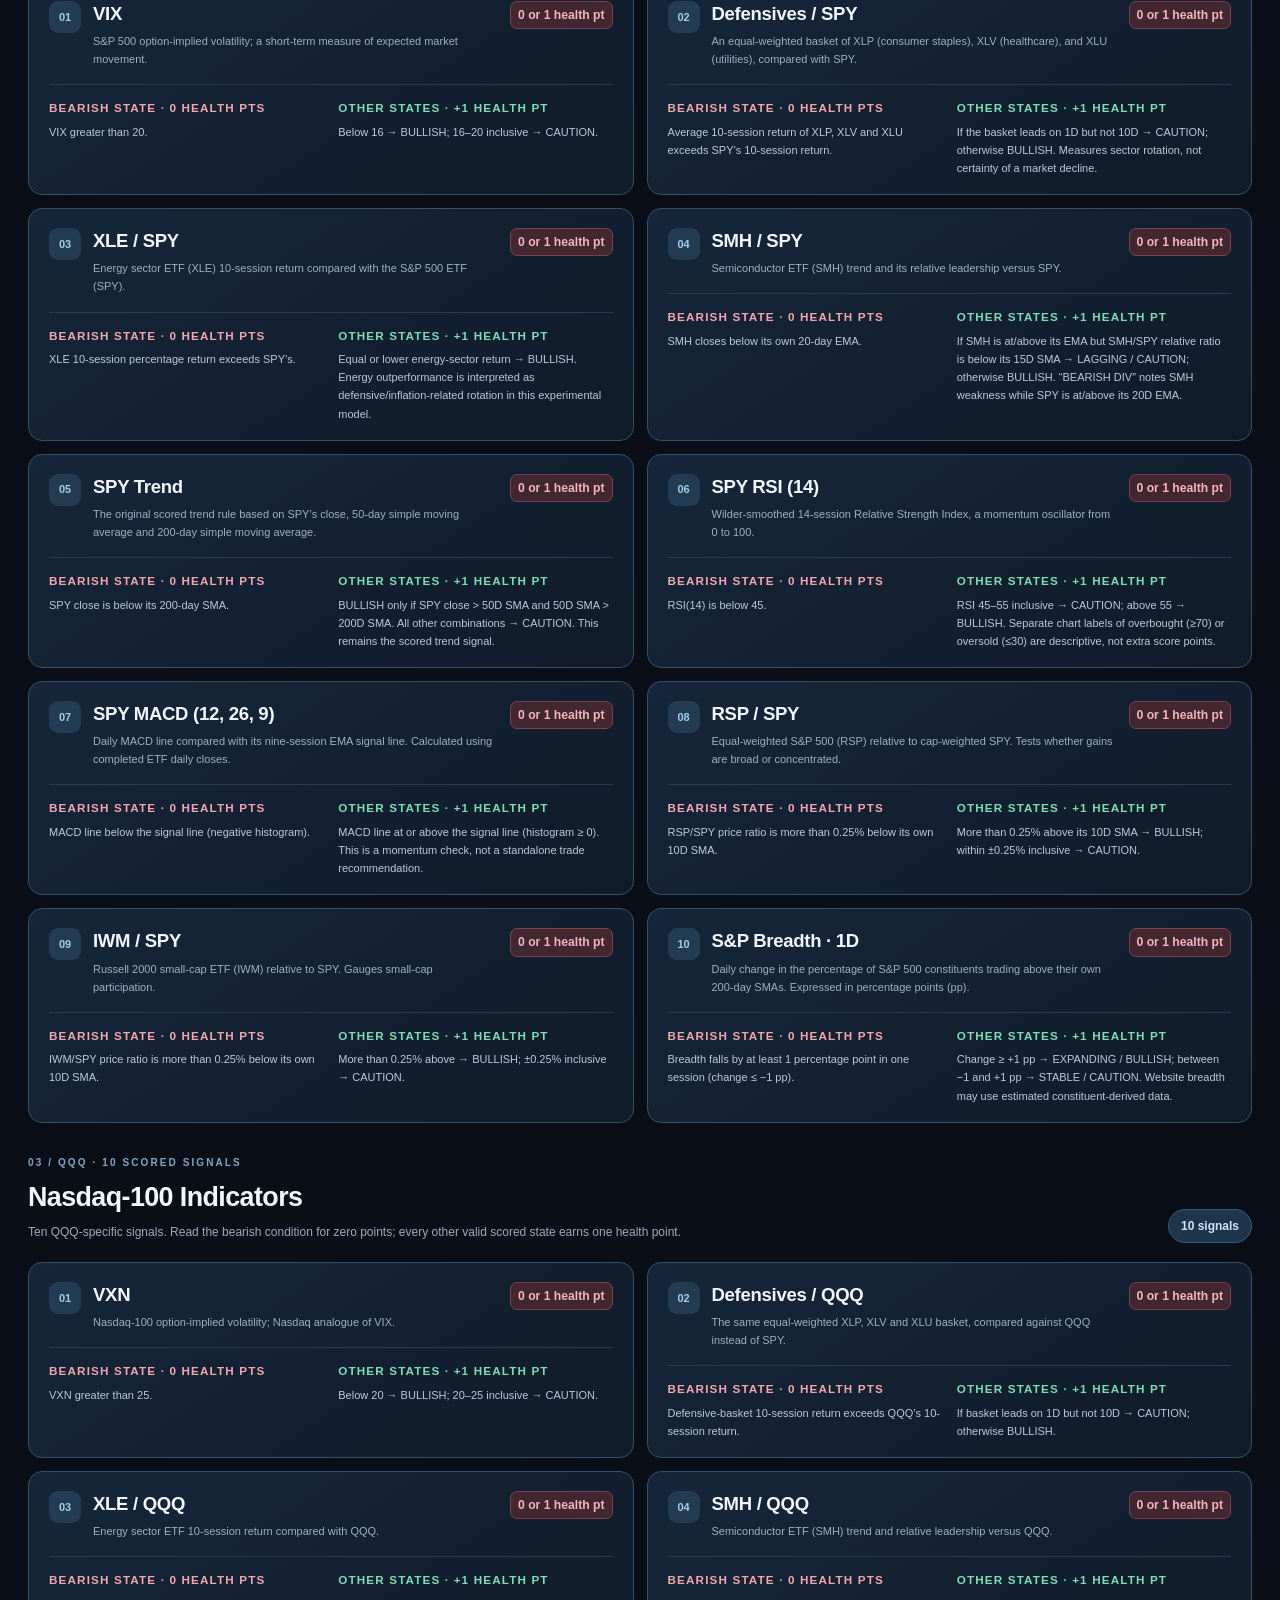
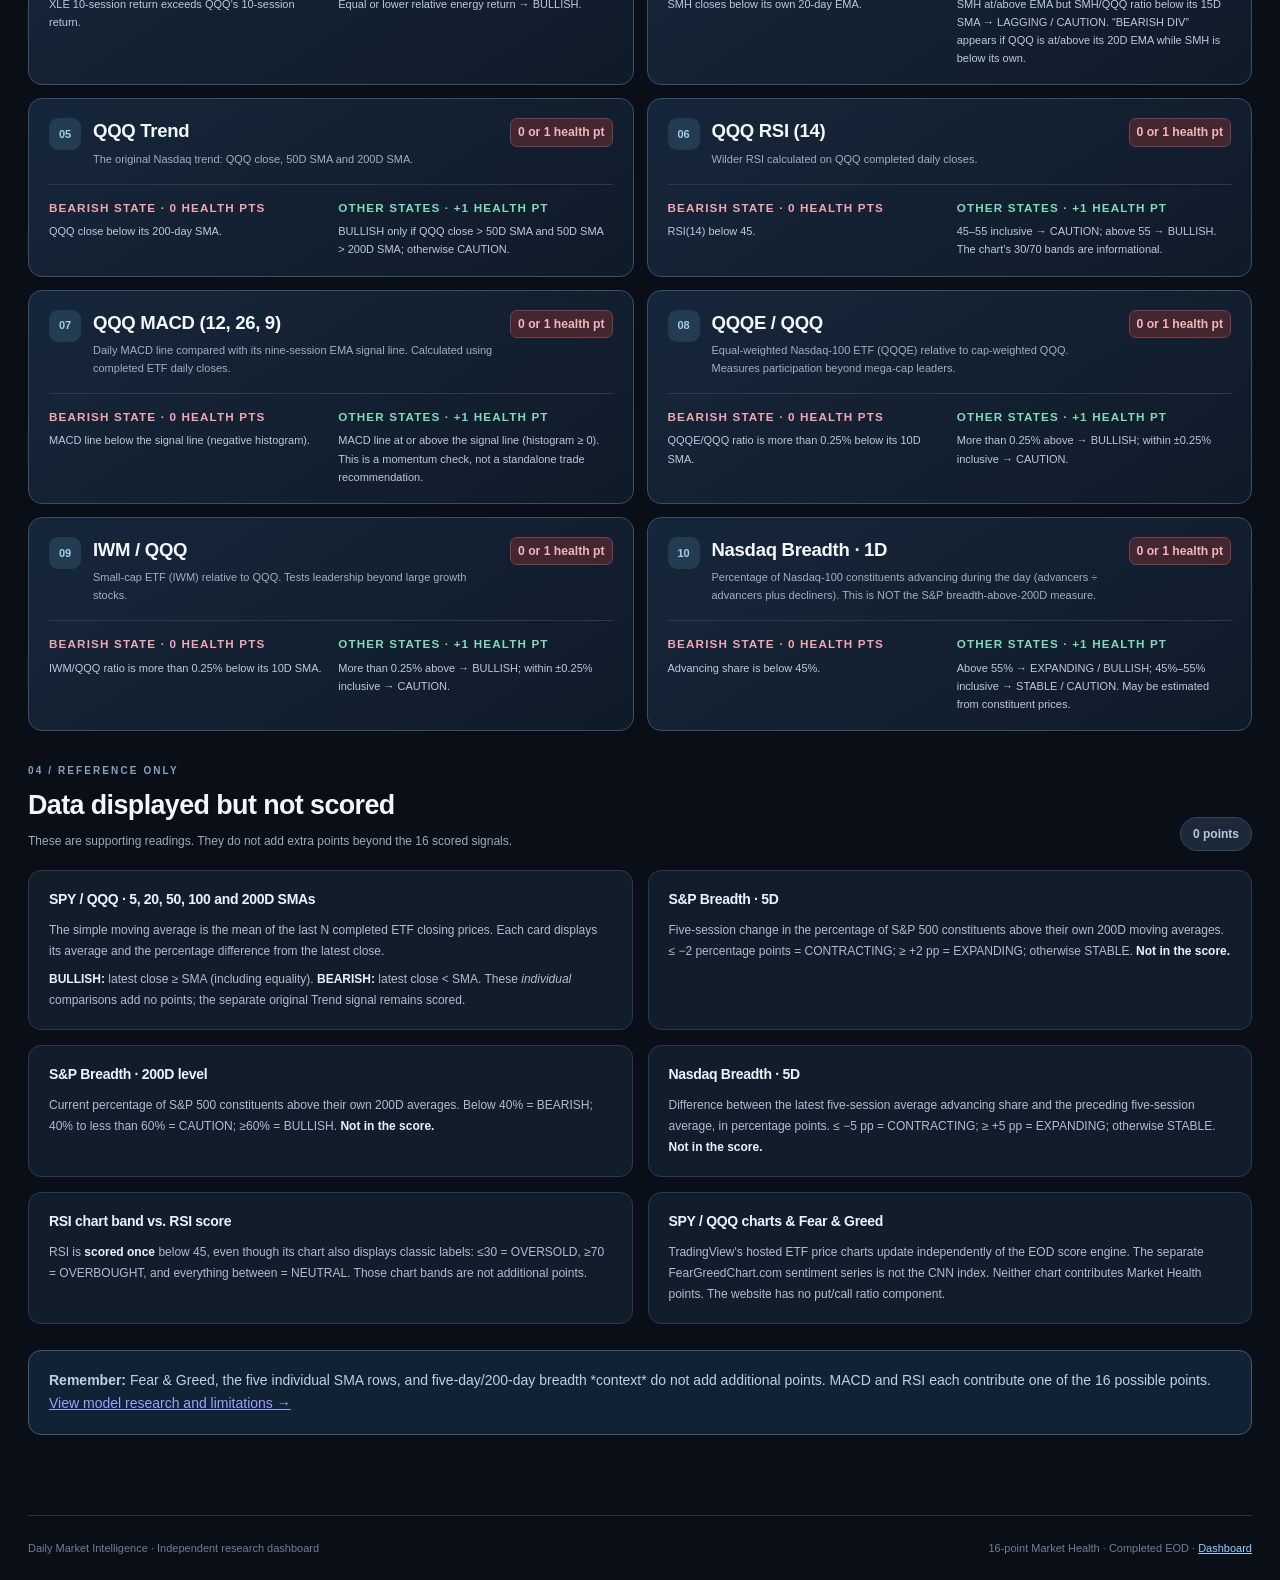
<file: docs/scoring-guide.html>
<!doctype html><html lang="en"><head><meta charset="utf-8"><meta name="viewport" content="width=device-width,initial-scale=1"><meta name="color-scheme" content="dark"><meta name="description" content="Practical guide to all 16 scored SPY and QQQ indicators and their exact health-point rules."><title>Scoring Guide | Daily Market Intelligence</title><link rel="stylesheet" href="styles.css?v=macd16-20261125b"><link rel="stylesheet" href="dashboard-polish.css?v=visual-refresh-20261125a"><link rel="stylesheet" href="audit-cleanup.css?v=20261125a">  <link rel="stylesheet" href="readability-refresh.css?v=20261125-typography-1">
  <link rel="stylesheet" href="site-brand.css?v=20261125-brand-icons1">
<script src="market-insights-extra.js?v=overview-only-20261126b" defer></script>
</head><body><div class="shell"><header class="topbar"><div class="identity"><div class="brand-monogram" aria-hidden="true"><span>MI</span><i></i></div><div class="brand-copy"><div class="eyebrow">SPY &amp; QQQ · MARKET HEALTH</div><h1>Daily Market <span>Intelligence</span></h1></div></div><div class="topactions"><span class="capsule">16 SIGNALS · CURRENT RULES</span></div></header>
 <nav class="site-tabs" aria-label="Dashboard navigation"><a class="site-tab" href="index.html"><span class="tab-icon" aria-hidden="true">▦</span> Dashboard</a>
<a class="site-tab" href="insights-history.html"><span class="tab-icon" aria-hidden="true">▤</span> Market History</a>
<a class="site-tab active" href="scoring-guide.html" aria-current="page"><span class="tab-icon" aria-hidden="true">◫</span> Scoring Guide <span class="nav-counter">16 signals</span></a>
<a class="site-tab" href="threshold-logic.html"><span class="tab-icon" aria-hidden="true">◎</span> Model Research</a>
</nav><main class="guide-main audit-main">
<section class="guide-hero audit-hero"><div class="guide-hero-copy"><div class="eyebrow">PRACTICAL REFERENCE · 16 SCORING RULES</div><h2>How the Market Health Score Works</h2><p>The current model uses <strong>six shared macro signals</strong> and <strong>ten signals specific to each ETF</strong>. One point is awarded for a valid state that is not classified bearish, including neutral states. The individual rules below tell you what that means.</p><p class="audit-note">Higher score = healthier conditions; this is not a count of purely bullish indicators or a forecast of returns.</p></div><div class="guide-formula" aria-label="Six shared macro plus ten index-specific signals totals sixteen"><div><span class="guide-big-number">6</span><small>SHARED</small></div><b>+</b><div><span class="guide-big-number">10</span><small>SPY / QQQ</small></div><b>=</b><div class="formula-total"><span class="guide-big-number">16</span><small>HEALTH PTS</small></div></div></section>
<section class="audit-score-strip"><strong>Market Health</strong><span class="audit-regime risk-off">0–5 · Risk-Off</span><span class="audit-regime neutral">6–10 · Neutral</span><span class="audit-regime risk-on">11–16 · Risk-On</span></section>
<div class="audit-intro-row"><p><strong>Scoring:</strong> bearish state = 0; any other verified scored state = +1. If an input is missing, the score is displayed as a possible range—not assumed healthy.</p><a href="threshold-logic.html" class="audit-secondary-link">How the model is evaluated →</a></div>
<nav class="guide-jumps audit-jumps" aria-label="Jump to scoring indicator rules"><span>JUMP TO</span><a href="#shared">Shared macro · 6</a><a href="#sp">SPY · 10</a><a href="#nd">QQQ · 10</a><a href="#extras">Unscored context</a></nav>
<section aria-labelledby="shared-title" class="guide-section" id="shared">
<div class="section-head"><div><span class="eyebrow">01 / BOTH MARKETS · 6 SCORED SIGNALS</span><h2 id="shared-title">Macro Conditions</h2><p>Each shared macro signal contributes to both SPY and QQQ. Red/bearish states earn zero health points; other valid scored states earn one.</p></div><span class="guide-count">6 signals</span></div>
<div class="rules-grid"><article class="rule-card" id="oil">
<div class="rule-head"><div class="rule-number">01</div><div><h3>Crude Oil</h3><p class="rule-desc">Oil is a cyclical inflation / growth proxy; the dashboard tracks its daily direction rather than its absolute level.</p></div><span class="rule-weight">0 or 1 health pt</span></div>
<div class="rule-details"><div><div class="rule-kicker bearish-kicker">BEARISH STATE · 0 HEALTH PTS</div><p>Daily oil price change is positive (oil rises).</p></div><div><div class="rule-kicker">OTHER STATES · +1 HEALTH PT</div><p>Oil flat → CAUTION; falling → BULLISH. The “DIV” suffix means oil and SPY moved in the same direction that day; it is a label, not another point.</p></div></div>
</article><article class="rule-card" id="usd">
<div class="rule-head"><div class="rule-number">02</div><div><h3>US Dollar</h3><p class="rule-desc">A proxy for changes in dollar strength. The model treats a stronger dollar as a risk headwind.</p></div><span class="rule-weight">0 or 1 health pt</span></div>
<div class="rule-details"><div><div class="rule-kicker bearish-kicker">BEARISH STATE · 0 HEALTH PTS</div><p>Daily USD index/proxy change is positive.</p></div><div><div class="rule-kicker">OTHER STATES · +1 HEALTH PT</div><p>Flat → CAUTION; falling → BULLISH. “DIV” is a same-direction comparison with SPY, not a second penalty.</p></div></div>
</article><article class="rule-card" id="tnx">
<div class="rule-head"><div class="rule-number">03</div><div><h3>10Y Yield</h3><p class="rule-desc">Daily direction of the 10-year Treasury yield proxy, often associated with discount-rate pressure.</p></div><span class="rule-weight">0 or 1 health pt</span></div>
<div class="rule-details"><div><div class="rule-kicker bearish-kicker">BEARISH STATE · 0 HEALTH PTS</div><p>Daily 10-year yield change is positive.</p></div><div><div class="rule-kicker">OTHER STATES · +1 HEALTH PT</div><p>Flat → CAUTION; falling → BULLISH. The “DIV” annotation compares its direction with SPY.</p></div></div>
</article><article class="rule-card" id="credit">
<div class="rule-head"><div class="rule-number">04</div><div><h3>Credit · HYG / IEF</h3><p class="rule-desc">HYG represents high-yield corporate bonds; IEF represents intermediate Treasury bonds. Relative daily performance is a simple credit-risk appetite check.</p></div><span class="rule-weight">0 or 1 health pt</span></div>
<div class="rule-details"><div><div class="rule-kicker bearish-kicker">BEARISH STATE · 0 HEALTH PTS</div><p>HYG one-day percentage return is lower than IEF one-day percentage return.</p></div><div><div class="rule-kicker">OTHER STATES · +1 HEALTH PT</div><p>HYG return equal to or above IEF → BULLISH. This checks daily returns, not the raw price ratio against a moving average.</p></div></div>
</article><article class="rule-card" id="copper">
<div class="rule-head"><div class="rule-number">05</div><div><h3>Copper</h3><p class="rule-desc">A cyclical industrial-metal proxy; weakening copper can signal softer growth expectations.</p></div><span class="rule-weight">0 or 1 health pt</span></div>
<div class="rule-details"><div><div class="rule-kicker bearish-kicker">BEARISH STATE · 0 HEALTH PTS</div><p>Daily copper price change is negative.</p></div><div><div class="rule-kicker">OTHER STATES · +1 HEALTH PT</div><p>Unchanged or rising copper → BULLISH.</p></div></div>
</article><article class="rule-card" id="vix_curve">
<div class="rule-head"><div class="rule-number">06</div><div><h3>VIX Curve</h3><p class="rule-desc">Compares short-dated VIX with three-month implied volatility (VIX3M). An inverted / backwardated curve can signal near-term stress.</p></div><span class="rule-weight">0 or 1 health pt</span></div>
<div class="rule-details"><div><div class="rule-kicker bearish-kicker">BEARISH STATE · 0 HEALTH PTS</div><p>VIX ÷ VIX3M is greater than 1.00.</p></div><div><div class="rule-kicker">OTHER STATES · +1 HEALTH PT</div><p>Below 0.90 → BULLISH (contango). 0.90 through 1.00 → CAUTION / shallow contango / flat; 1.00 is not bearish.</p></div></div>
</article></div>
</section><section aria-labelledby="sp-title" class="guide-section" id="sp">
<div class="section-head"><div><span class="eyebrow">02 / SPY · 10 SCORED SIGNALS</span><h2 id="sp-title">S&amp;P 500 Indicators</h2><p>Ten SPY-specific signals. Read the bearish condition for zero points; every other valid scored state earns one health point.</p></div><span class="guide-count">10 signals</span></div>
<div class="rules-grid"><article class="rule-card" id="vix">
<div class="rule-head"><div class="rule-number">01</div><div><h3>VIX</h3><p class="rule-desc">S&amp;P 500 option-implied volatility; a short-term measure of expected market movement.</p></div><span class="rule-weight">0 or 1 health pt</span></div>
<div class="rule-details"><div><div class="rule-kicker bearish-kicker">BEARISH STATE · 0 HEALTH PTS</div><p>VIX greater than 20.</p></div><div><div class="rule-kicker">OTHER STATES · +1 HEALTH PT</div><p>Below 16 → BULLISH; 16–20 inclusive → CAUTION.</p></div></div>
</article><article class="rule-card" id="sp_def">
<div class="rule-head"><div class="rule-number">02</div><div><h3>Defensives / SPY</h3><p class="rule-desc">An equal-weighted basket of XLP (consumer staples), XLV (healthcare), and XLU (utilities), compared with SPY.</p></div><span class="rule-weight">0 or 1 health pt</span></div>
<div class="rule-details"><div><div class="rule-kicker bearish-kicker">BEARISH STATE · 0 HEALTH PTS</div><p>Average 10-session return of XLP, XLV and XLU exceeds SPY’s 10-session return.</p></div><div><div class="rule-kicker">OTHER STATES · +1 HEALTH PT</div><p>If the basket leads on 1D but not 10D → CAUTION; otherwise BULLISH. Measures sector rotation, not certainty of a market decline.</p></div></div>
</article><article class="rule-card" id="sp_xle">
<div class="rule-head"><div class="rule-number">03</div><div><h3>XLE / SPY</h3><p class="rule-desc">Energy sector ETF (XLE) 10-session return compared with the S&amp;P 500 ETF (SPY).</p></div><span class="rule-weight">0 or 1 health pt</span></div>
<div class="rule-details"><div><div class="rule-kicker bearish-kicker">BEARISH STATE · 0 HEALTH PTS</div><p>XLE 10-session percentage return exceeds SPY’s.</p></div><div><div class="rule-kicker">OTHER STATES · +1 HEALTH PT</div><p>Equal or lower energy-sector return → BULLISH. Energy outperformance is interpreted as defensive/inflation-related rotation in this experimental model.</p></div></div>
</article><article class="rule-card" id="sp_smh">
<div class="rule-head"><div class="rule-number">04</div><div><h3>SMH / SPY</h3><p class="rule-desc">Semiconductor ETF (SMH) trend and its relative leadership versus SPY.</p></div><span class="rule-weight">0 or 1 health pt</span></div>
<div class="rule-details"><div><div class="rule-kicker bearish-kicker">BEARISH STATE · 0 HEALTH PTS</div><p>SMH closes below its own 20-day EMA.</p></div><div><div class="rule-kicker">OTHER STATES · +1 HEALTH PT</div><p>If SMH is at/above its EMA but SMH/SPY relative ratio is below its 15D SMA → LAGGING / CAUTION; otherwise BULLISH. “BEARISH DIV” notes SMH weakness while SPY is at/above its 20D EMA.</p></div></div>
</article><article class="rule-card" id="spy_trend">
<div class="rule-head"><div class="rule-number">05</div><div><h3>SPY Trend</h3><p class="rule-desc">The original scored trend rule based on SPY’s close, 50-day simple moving average and 200-day simple moving average.</p></div><span class="rule-weight">0 or 1 health pt</span></div>
<div class="rule-details"><div><div class="rule-kicker bearish-kicker">BEARISH STATE · 0 HEALTH PTS</div><p>SPY close is below its 200-day SMA.</p></div><div><div class="rule-kicker">OTHER STATES · +1 HEALTH PT</div><p>BULLISH only if SPY close &gt; 50D SMA and 50D SMA &gt; 200D SMA. All other combinations → CAUTION. This remains the scored trend signal.</p></div></div>
</article><article class="rule-card" id="sp_rsi14">
<div class="rule-head"><div class="rule-number">06</div><div><h3>SPY RSI (14)</h3><p class="rule-desc">Wilder-smoothed 14-session Relative Strength Index, a momentum oscillator from 0 to 100.</p></div><span class="rule-weight">0 or 1 health pt</span></div>
<div class="rule-details"><div><div class="rule-kicker bearish-kicker">BEARISH STATE · 0 HEALTH PTS</div><p>RSI(14) is below 45.</p></div><div><div class="rule-kicker">OTHER STATES · +1 HEALTH PT</div><p>RSI 45–55 inclusive → CAUTION; above 55 → BULLISH. Separate chart labels of overbought (≥70) or oversold (≤30) are descriptive, not extra score points.</p></div></div>
</article><article class="rule-card" id="sp_macd"><div class="rule-head"><div class="rule-number">07</div><div><h3>SPY MACD (12, 26, 9)</h3><p class="rule-desc">Daily MACD line compared with its nine-session EMA signal line. Calculated using completed ETF daily closes.</p></div><span class="rule-weight">0 or 1 health pt</span></div><div class="rule-details"><div><div class="rule-kicker bearish-kicker">BEARISH STATE · 0 HEALTH PTS</div><p>MACD line below the signal line (negative histogram).</p></div><div><div class="rule-kicker">OTHER STATES · +1 HEALTH PT</div><p>MACD line at or above the signal line (histogram ≥ 0). This is a momentum check, not a standalone trade recommendation.</p></div></div></article><article class="rule-card" id="rsp_spy">
<div class="rule-head"><div class="rule-number">08</div><div><h3>RSP / SPY</h3><p class="rule-desc">Equal-weighted S&amp;P 500 (RSP) relative to cap-weighted SPY. Tests whether gains are broad or concentrated.</p></div><span class="rule-weight">0 or 1 health pt</span></div>
<div class="rule-details"><div><div class="rule-kicker bearish-kicker">BEARISH STATE · 0 HEALTH PTS</div><p>RSP/SPY price ratio is more than 0.25% below its own 10D SMA.</p></div><div><div class="rule-kicker">OTHER STATES · +1 HEALTH PT</div><p>More than 0.25% above its 10D SMA → BULLISH; within ±0.25% inclusive → CAUTION.</p></div></div>
</article><article class="rule-card" id="iwm_spy">
<div class="rule-head"><div class="rule-number">09</div><div><h3>IWM / SPY</h3><p class="rule-desc">Russell 2000 small-cap ETF (IWM) relative to SPY. Gauges small-cap participation.</p></div><span class="rule-weight">0 or 1 health pt</span></div>
<div class="rule-details"><div><div class="rule-kicker bearish-kicker">BEARISH STATE · 0 HEALTH PTS</div><p>IWM/SPY price ratio is more than 0.25% below its own 10D SMA.</p></div><div><div class="rule-kicker">OTHER STATES · +1 HEALTH PT</div><p>More than 0.25% above → BULLISH; ±0.25% inclusive → CAUTION.</p></div></div>
</article><article class="rule-card" id="sp_breadth1d">
<div class="rule-head"><div class="rule-number">10</div><div><h3>S&amp;P Breadth · 1D</h3><p class="rule-desc">Daily change in the percentage of S&amp;P 500 constituents trading above their own 200-day SMAs. Expressed in percentage points (pp).</p></div><span class="rule-weight">0 or 1 health pt</span></div>
<div class="rule-details"><div><div class="rule-kicker bearish-kicker">BEARISH STATE · 0 HEALTH PTS</div><p>Breadth falls by at least 1 percentage point in one session (change ≤ −1 pp).</p></div><div><div class="rule-kicker">OTHER STATES · +1 HEALTH PT</div><p>Change ≥ +1 pp → EXPANDING / BULLISH; between −1 and +1 pp → STABLE / CAUTION. Website breadth may use estimated constituent-derived data.</p></div></div>
</article></div>
</section><section aria-labelledby="nd-title" class="guide-section" id="nd">
<div class="section-head"><div><span class="eyebrow">03 / QQQ · 10 SCORED SIGNALS</span><h2 id="nd-title">Nasdaq-100 Indicators</h2><p>Ten QQQ-specific signals. Read the bearish condition for zero points; every other valid scored state earns one health point.</p></div><span class="guide-count">10 signals</span></div>
<div class="rules-grid"><article class="rule-card" id="vxn">
<div class="rule-head"><div class="rule-number">01</div><div><h3>VXN</h3><p class="rule-desc">Nasdaq-100 option-implied volatility; Nasdaq analogue of VIX.</p></div><span class="rule-weight">0 or 1 health pt</span></div>
<div class="rule-details"><div><div class="rule-kicker bearish-kicker">BEARISH STATE · 0 HEALTH PTS</div><p>VXN greater than 25.</p></div><div><div class="rule-kicker">OTHER STATES · +1 HEALTH PT</div><p>Below 20 → BULLISH; 20–25 inclusive → CAUTION.</p></div></div>
</article><article class="rule-card" id="nd_def">
<div class="rule-head"><div class="rule-number">02</div><div><h3>Defensives / QQQ</h3><p class="rule-desc">The same equal-weighted XLP, XLV and XLU basket, compared against QQQ instead of SPY.</p></div><span class="rule-weight">0 or 1 health pt</span></div>
<div class="rule-details"><div><div class="rule-kicker bearish-kicker">BEARISH STATE · 0 HEALTH PTS</div><p>Defensive-basket 10-session return exceeds QQQ’s 10-session return.</p></div><div><div class="rule-kicker">OTHER STATES · +1 HEALTH PT</div><p>If basket leads on 1D but not 10D → CAUTION; otherwise BULLISH.</p></div></div>
</article><article class="rule-card" id="nd_xle">
<div class="rule-head"><div class="rule-number">03</div><div><h3>XLE / QQQ</h3><p class="rule-desc">Energy sector ETF 10-session return compared with QQQ.</p></div><span class="rule-weight">0 or 1 health pt</span></div>
<div class="rule-details"><div><div class="rule-kicker bearish-kicker">BEARISH STATE · 0 HEALTH PTS</div><p>XLE 10-session return exceeds QQQ’s 10-session return.</p></div><div><div class="rule-kicker">OTHER STATES · +1 HEALTH PT</div><p>Equal or lower relative energy return → BULLISH.</p></div></div>
</article><article class="rule-card" id="nd_smh">
<div class="rule-head"><div class="rule-number">04</div><div><h3>SMH / QQQ</h3><p class="rule-desc">Semiconductor ETF (SMH) trend and relative leadership versus QQQ.</p></div><span class="rule-weight">0 or 1 health pt</span></div>
<div class="rule-details"><div><div class="rule-kicker bearish-kicker">BEARISH STATE · 0 HEALTH PTS</div><p>SMH closes below its own 20-day EMA.</p></div><div><div class="rule-kicker">OTHER STATES · +1 HEALTH PT</div><p>SMH at/above EMA but SMH/QQQ ratio below its 15D SMA → LAGGING / CAUTION. “BEARISH DIV” appears if QQQ is at/above its 20D EMA while SMH is below its own.</p></div></div>
</article><article class="rule-card" id="qqq_trend">
<div class="rule-head"><div class="rule-number">05</div><div><h3>QQQ Trend</h3><p class="rule-desc">The original Nasdaq trend: QQQ close, 50D SMA and 200D SMA.</p></div><span class="rule-weight">0 or 1 health pt</span></div>
<div class="rule-details"><div><div class="rule-kicker bearish-kicker">BEARISH STATE · 0 HEALTH PTS</div><p>QQQ close below its 200-day SMA.</p></div><div><div class="rule-kicker">OTHER STATES · +1 HEALTH PT</div><p>BULLISH only if QQQ close &gt; 50D SMA and 50D SMA &gt; 200D SMA; otherwise CAUTION.</p></div></div>
</article><article class="rule-card" id="nd_rsi14">
<div class="rule-head"><div class="rule-number">06</div><div><h3>QQQ RSI (14)</h3><p class="rule-desc">Wilder RSI calculated on QQQ completed daily closes.</p></div><span class="rule-weight">0 or 1 health pt</span></div>
<div class="rule-details"><div><div class="rule-kicker bearish-kicker">BEARISH STATE · 0 HEALTH PTS</div><p>RSI(14) below 45.</p></div><div><div class="rule-kicker">OTHER STATES · +1 HEALTH PT</div><p>45–55 inclusive → CAUTION; above 55 → BULLISH. The chart’s 30/70 bands are informational.</p></div></div>
</article><article class="rule-card" id="nd_macd"><div class="rule-head"><div class="rule-number">07</div><div><h3>QQQ MACD (12, 26, 9)</h3><p class="rule-desc">Daily MACD line compared with its nine-session EMA signal line. Calculated using completed ETF daily closes.</p></div><span class="rule-weight">0 or 1 health pt</span></div><div class="rule-details"><div><div class="rule-kicker bearish-kicker">BEARISH STATE · 0 HEALTH PTS</div><p>MACD line below the signal line (negative histogram).</p></div><div><div class="rule-kicker">OTHER STATES · +1 HEALTH PT</div><p>MACD line at or above the signal line (histogram ≥ 0). This is a momentum check, not a standalone trade recommendation.</p></div></div></article><article class="rule-card" id="qqqe_qqq">
<div class="rule-head"><div class="rule-number">08</div><div><h3>QQQE / QQQ</h3><p class="rule-desc">Equal-weighted Nasdaq-100 ETF (QQQE) relative to cap-weighted QQQ. Measures participation beyond mega-cap leaders.</p></div><span class="rule-weight">0 or 1 health pt</span></div>
<div class="rule-details"><div><div class="rule-kicker bearish-kicker">BEARISH STATE · 0 HEALTH PTS</div><p>QQQE/QQQ ratio is more than 0.25% below its 10D SMA.</p></div><div><div class="rule-kicker">OTHER STATES · +1 HEALTH PT</div><p>More than 0.25% above → BULLISH; within ±0.25% inclusive → CAUTION.</p></div></div>
</article><article class="rule-card" id="iwm_qqq">
<div class="rule-head"><div class="rule-number">09</div><div><h3>IWM / QQQ</h3><p class="rule-desc">Small-cap ETF (IWM) relative to QQQ. Tests leadership beyond large growth stocks.</p></div><span class="rule-weight">0 or 1 health pt</span></div>
<div class="rule-details"><div><div class="rule-kicker bearish-kicker">BEARISH STATE · 0 HEALTH PTS</div><p>IWM/QQQ ratio is more than 0.25% below its 10D SMA.</p></div><div><div class="rule-kicker">OTHER STATES · +1 HEALTH PT</div><p>More than 0.25% above → BULLISH; within ±0.25% inclusive → CAUTION.</p></div></div>
</article><article class="rule-card" id="nd_breadth1d">
<div class="rule-head"><div class="rule-number">10</div><div><h3>Nasdaq Breadth · 1D</h3><p class="rule-desc">Percentage of Nasdaq-100 constituents advancing during the day (advancers ÷ advancers plus decliners). This is NOT the S&amp;P breadth-above-200D measure.</p></div><span class="rule-weight">0 or 1 health pt</span></div>
<div class="rule-details"><div><div class="rule-kicker bearish-kicker">BEARISH STATE · 0 HEALTH PTS</div><p>Advancing share is below 45%.</p></div><div><div class="rule-kicker">OTHER STATES · +1 HEALTH PT</div><p>Above 55% → EXPANDING / BULLISH; 45%–55% inclusive → STABLE / CAUTION. May be estimated from constituent prices.</p></div></div>
</article></div>
</section>
<section aria-labelledby="extras-title" class="guide-section" id="extras">
<div class="section-head"><div><span class="eyebrow">04 / REFERENCE ONLY</span><h2 id="extras-title">Data displayed but not scored</h2><p>These are supporting readings. They do not add extra points beyond the 16 scored signals.</p></div><span class="guide-count guide-count-muted">0 points</span></div>
<div class="info-rule-grid">
<article class="guide-note"><h3>SPY / QQQ · 5, 20, 50, 100 and 200D SMAs</h3><p>The simple moving average is the mean of the last N completed ETF closing prices. Each card displays its average and the percentage difference from the latest close.</p><p><strong>BULLISH:</strong> latest close ≥ SMA (including equality). <strong>BEARISH:</strong> latest close &lt; SMA. These <em>individual</em> comparisons add no points; the separate original Trend signal remains scored.</p></article>
<article class="guide-note"><h3>S&amp;P Breadth · 5D</h3><p>Five-session change in the percentage of S&amp;P 500 constituents above their own 200D moving averages. ≤ −2 percentage points = CONTRACTING; ≥ +2 pp = EXPANDING; otherwise STABLE. <strong>Not in the score.</strong></p></article>
<article class="guide-note"><h3>S&amp;P Breadth · 200D level</h3><p>Current percentage of S&amp;P 500 constituents above their own 200D averages. Below 40% = BEARISH; 40% to less than 60% = CAUTION; ≥60% = BULLISH. <strong>Not in the score.</strong></p></article>
<article class="guide-note"><h3>Nasdaq Breadth · 5D</h3><p>Difference between the latest five-session average advancing share and the preceding five-session average, in percentage points. ≤ −5 pp = CONTRACTING; ≥ +5 pp = EXPANDING; otherwise STABLE. <strong>Not in the score.</strong></p></article>
<article class="guide-note"><h3>RSI chart band vs. RSI score</h3><p>RSI is <strong>scored once</strong> below 45, even though its chart also displays classic labels: ≤30 = OVERSOLD, ≥70 = OVERBOUGHT, and everything between = NEUTRAL. Those chart bands are not additional points.</p></article>
<article class="guide-note"><h3>SPY / QQQ charts &amp; Fear &amp; Greed</h3><p>TradingView's hosted ETF price charts update independently of the EOD score engine. The separate FearGreedChart.com sentiment series is not the CNN index. Neither chart contributes Market Health points. The website has no put/call ratio component.</p></article>
</div>
</section>
<div class="audit-footer-note"><strong>Remember:</strong> Fear &amp; Greed, the five individual SMA rows, and five-day/200-day breadth *context* do not add additional points. MACD and RSI each contribute one of the 16 possible points. <a href="threshold-logic.html">View model research and limitations →</a></div>
</main><footer><span>Daily Market Intelligence · Independent research dashboard</span><span>16-point Market Health · Completed EOD · <a href="index.html">Dashboard</a></span></footer></div></body></html>
</file>
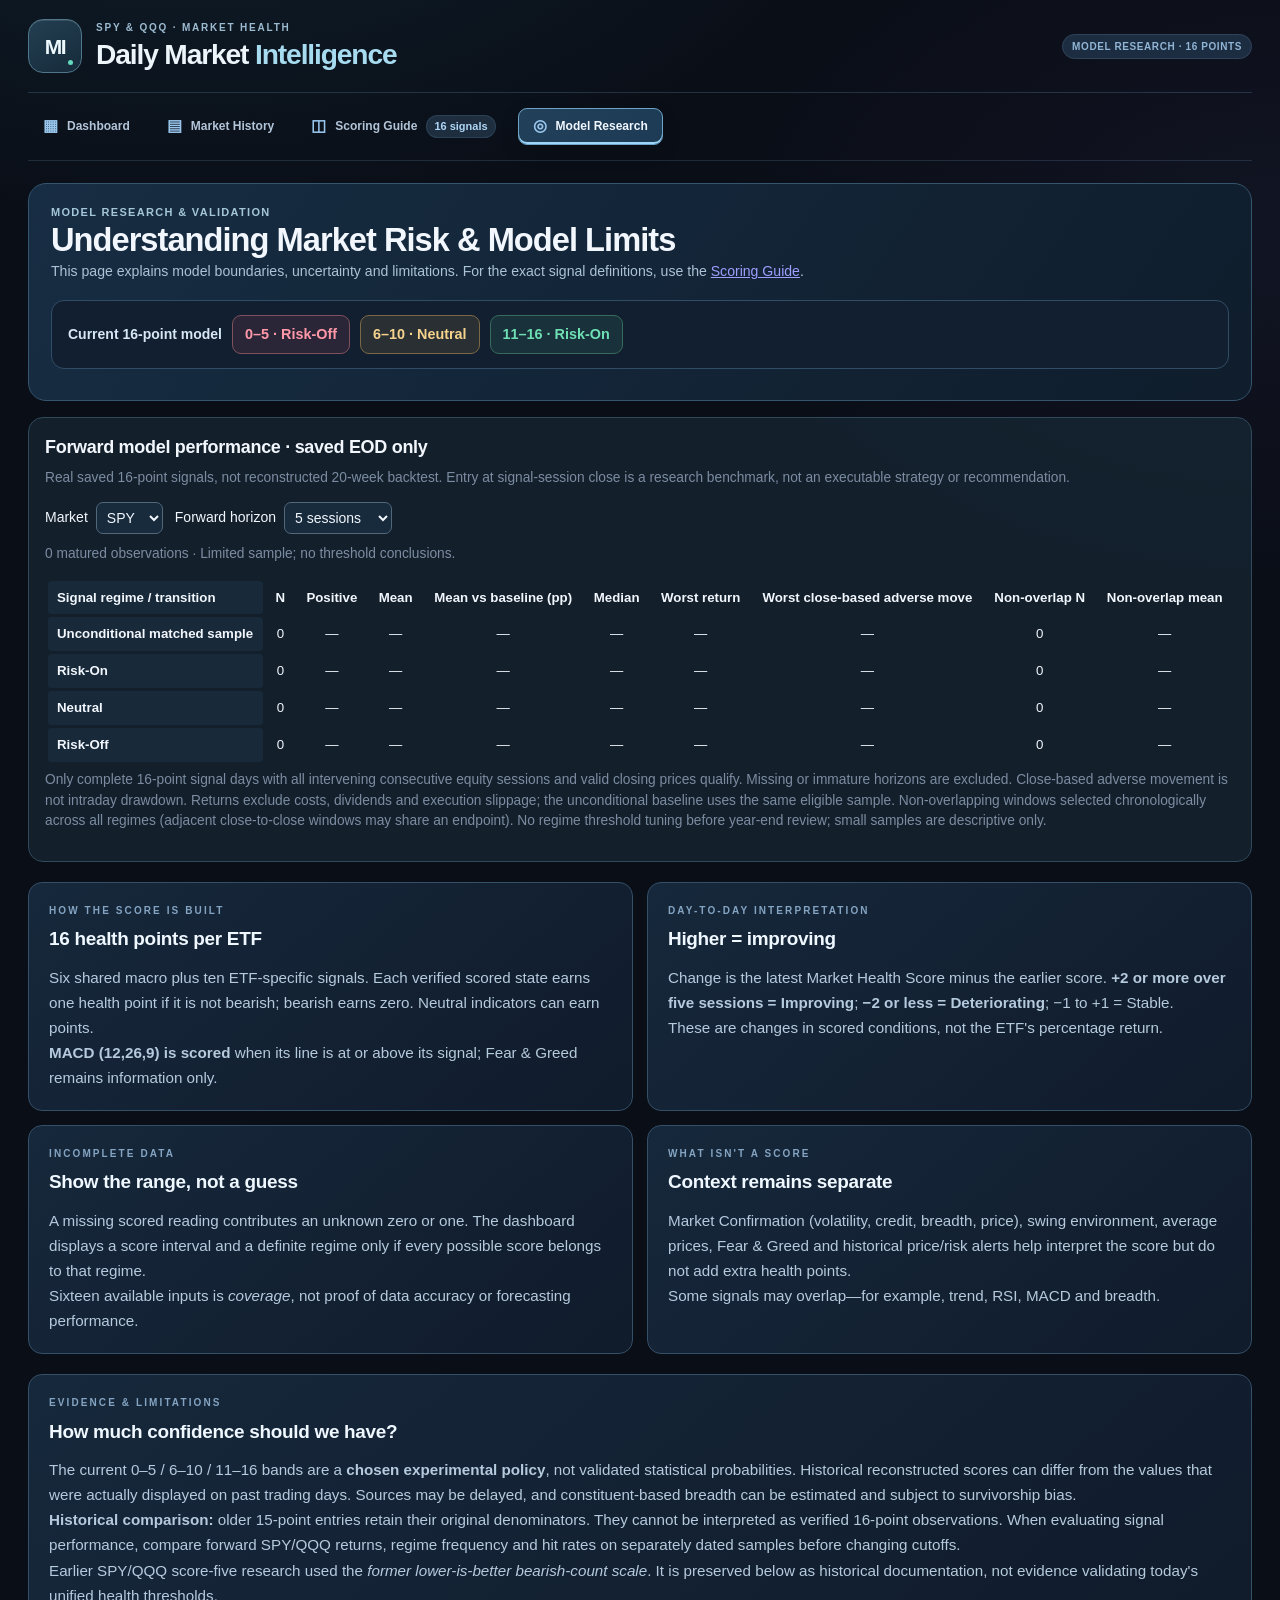
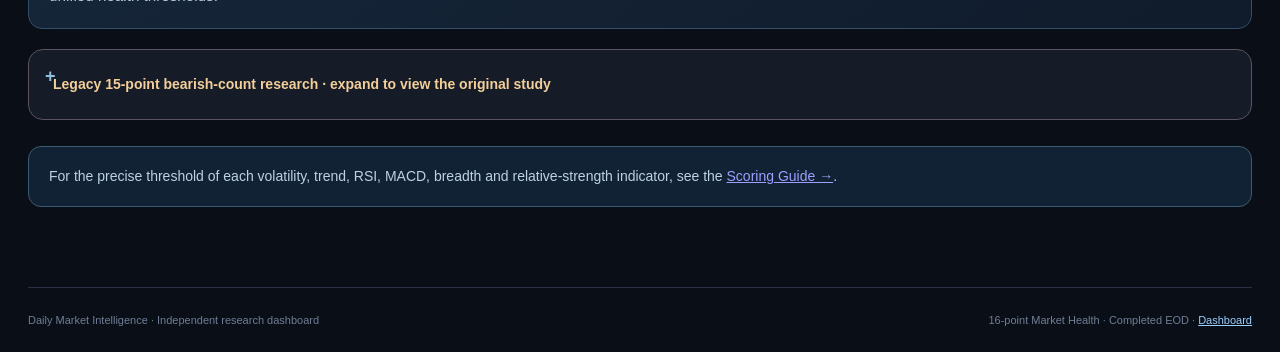
<file: docs/threshold-logic.html>
<!doctype html><html lang="en"><head><meta charset="utf-8"><meta name="viewport" content="width=device-width,initial-scale=1"><meta name="color-scheme" content="dark"><meta name="description" content="Market Health scoring methodology, validation caveats and archived historical research."><title>Model Research | Daily Market Intelligence</title><link rel="stylesheet" href="styles.css?v=macd16-20261125b"><link rel="stylesheet" href="dashboard-polish.css?v=visual-refresh-20261125a"><link rel="stylesheet" href="audit-cleanup.css?v=20261125a">  <link rel="stylesheet" href="readability-refresh.css?v=20261125-typography-1">
  <link rel="stylesheet" href="site-brand.css?v=20261125-brand-icons1">
<script src="market-insights-extra.js?v=overview-only-20261126b" defer></script>
</head><body><div class="shell"><header class="topbar"><div class="identity"><div class="brand-monogram" aria-hidden="true"><span>MI</span><i></i></div><div class="brand-copy"><div class="eyebrow">SPY &amp; QQQ · MARKET HEALTH</div><h1>Daily Market <span>Intelligence</span></h1></div></div><div class="topactions"><span class="capsule">MODEL RESEARCH · 16 POINTS</span></div></header>
 <nav class="site-tabs" aria-label="Dashboard navigation"><a class="site-tab" href="index.html"><span class="tab-icon" aria-hidden="true">▦</span> Dashboard</a>
<a class="site-tab" href="insights-history.html"><span class="tab-icon" aria-hidden="true">▤</span> Market History</a>
<a class="site-tab" href="scoring-guide.html"><span class="tab-icon" aria-hidden="true">◫</span> Scoring Guide <span class="nav-counter">16 signals</span></a>
<a class="site-tab active" href="threshold-logic.html" aria-current="page"><span class="tab-icon" aria-hidden="true">◎</span> Model Research</a>
</nav><main class="guide-main audit-main">
<section class="audit-research-hero"><div class="eyebrow">MODEL RESEARCH &amp; VALIDATION</div><h2>Understanding Market Risk &amp; Model Limits</h2><p>This page explains model boundaries, uncertainty and limitations. For the exact signal definitions, use the <a href="scoring-guide.html">Scoring Guide</a>.</p><div class="audit-score-strip"><strong>Current 16-point model</strong><span class="audit-regime risk-off">0–5 · Risk-Off</span><span class="audit-regime neutral">6–10 · Neutral</span><span class="audit-regime risk-on">11–16 · Risk-On</span></div></section>
<section class="audit-research-grid">
<article class="audit-research-card"><div class="eyebrow">HOW THE SCORE IS BUILT</div><h3>16 health points per ETF</h3><p>Six shared macro plus ten ETF-specific signals. Each verified scored state earns one health point if it is not bearish; bearish earns zero. Neutral indicators can earn points.</p><p><strong>MACD (12,26,9) is scored</strong> when its line is at or above its signal; Fear &amp; Greed remains information only.</p></article>
<article class="audit-research-card"><div class="eyebrow">DAY-TO-DAY INTERPRETATION</div><h3>Higher = improving</h3><p>Change is the latest Market Health Score minus the earlier score. <strong>+2 or more over five sessions = Improving</strong>; <strong>−2 or less = Deteriorating</strong>; −1 to +1 = Stable.</p><p>These are changes in scored conditions, not the ETF's percentage return.</p></article>
<article class="audit-research-card"><div class="eyebrow">INCOMPLETE DATA</div><h3>Show the range, not a guess</h3><p>A missing scored reading contributes an unknown zero or one. The dashboard displays a score interval and a definite regime only if every possible score belongs to that regime.</p><p>Sixteen available inputs is <em>coverage</em>, not proof of data accuracy or forecasting performance.</p></article>
<article class="audit-research-card"><div class="eyebrow">WHAT ISN'T A SCORE</div><h3>Context remains separate</h3><p>Market Confirmation (volatility, credit, breadth, price), swing environment, average prices, Fear &amp; Greed and historical price/risk alerts help interpret the score but do not add extra health points.</p><p>Some signals may overlap—for example, trend, RSI, MACD and breadth.</p></article>
</section>
<section class="audit-research-card audit-wide"><div class="eyebrow">EVIDENCE &amp; LIMITATIONS</div><h3>How much confidence should we have?</h3><p>The current 0–5 / 6–10 / 11–16 bands are a <strong>chosen experimental policy</strong>, not validated statistical probabilities. Historical reconstructed scores can differ from the values that were actually displayed on past trading days. Sources may be delayed, and constituent-based breadth can be estimated and subject to survivorship bias.</p><p><strong>Historical comparison:</strong> older 15-point entries retain their original denominators. They cannot be interpreted as verified 16-point observations. When evaluating signal performance, compare forward SPY/QQQ returns, regime frequency and hit rates on separately dated samples before changing cutoffs.</p><p>Earlier SPY/QQQ score-five research used the <em>former lower-is-better bearish-count scale</em>. It is preserved below as historical documentation, not evidence validating today's unified health thresholds.</p></section>
<details aria-label="Archived previous bearish-score research" class="audit-legacy threshold-evidence" id="rolling-research" style="margin:16px 0"><summary>Legacy 15-point bearish-count research · expand to view the original study</summary>
<div class="info-line">ARCHIVED REFERENCE ONLY — these score ranges and conclusions refer to the former lower-is-better bearish-count model, not today's Market Health display.</div>
<section class="threshold-intro">
<div class="eyebrow">WHY THE THRESHOLDS DIFFER</div>
<h2>Same 15 indicators. Two Risk-On cutoffs.</h2>
<p>This page records <strong>what the model does, why the threshold was chosen, and what the historical evidence actually showed</strong>. It is intended as a durable reference for future reviews and anyone with whom the dashboard is shared.</p>
<p>Each scored bearish condition contributes one point. A lower score means fewer selected risk conditions. Risk-On is a <em>market-regime label</em>, not a prediction, a guarantee, or a direct buy instruction.</p>
<div class="threshold-meta">Decision recorded November 22, 2026 · Evidence available through November 20, 2026 · Experimental 15-point model</div>
</section>
<section aria-label="Current risk thresholds" class="threshold-policy-grid">
<article class="threshold-policy-card">
<div class="eyebrow">S&amp;P 500 · SPY PROXY</div><h3>Stricter Risk-On rule</h3><strong>0–4 / 15</strong>
<div class="threshold-bands"><span class="on">0–4 · RISK-ON</span><span>5–8 · CAUTION</span><span class="off">9–15 · RISK-OFF</span></div>
<p><b>Why:</b> SPY score 5 historically performed materially worse than its 0–4 sessions in the reconstructed sample, with notably lower positive five-session outcomes. We keep score 5 in CAUTION.</p>
</article>
<article class="threshold-policy-card qqq">
<div class="eyebrow">NASDAQ-100 · QQQ PROXY</div><h3>Broader Risk-On rule</h3><strong>0–5 / 15</strong>
<div class="threshold-bands"><span class="on">0–4 · RISK-ON</span><span class="borderline">5 · RISK-ON, BORDERLINE CAUTIOUS</span><span>6–8 · CAUTION</span><span class="off">9–15 · RISK-OFF</span></div>
<p><b>Why:</b> QQQ's growth-heavy, concentrated composition makes its swings different from SPY's. Score-5 outcomes were generally less unfavorable than SPY's, although still weaker than QQQ 0–4. We deliberately allow <b>5 as a borderline Risk-On policy choice</b>, not a fully confirmed bullish signal.</p>
</article>
</section>
<section class="threshold-section">
<div class="eyebrow">DECISION RATIONALE</div><h2>Why we made this distinction</h2>
<div class="threshold-explainer">
<article><strong>1 · Both use the same scoring framework</strong><p>Six shared macro indicators plus nine index-specific indicators. We do <em>not</em> add or remove indicators for QQQ; only the Risk-On classification boundary differs.</p></article>
<article><strong>2 · A score of 5 is not “strong bullish”</strong><p>In QQQ it is classified Risk-On for usability, but explicitly labeled <b>borderline cautious</b>. We still consider five-day trend, breadth, volatility, and market confirmation before making decisions.</p></article>
<article><strong>3 · This is a judgment call, not proof</strong><p>Reconstructed 20-month results do <em>not</em> show that QQQ 0–5 improves the 0–4 baseline. We accept the extra uncertainty as a chosen, more permissive growth-market threshold and will revisit it as new data accumulates.</p></article>
</div>
<p>QQQ tracks roughly 100 large non-financial Nasdaq-listed companies and is <strong>technology- and growth-heavy, not exclusively technology stocks</strong>. Its higher historical volatility is context for the policy choice, but volatility by itself is not evidence that adding score 5 improves subsequent returns.</p>
</section>
<section class="threshold-section">
<div class="eyebrow">FROZEN DECISION SNAPSHOT</div><h2>What the historical study showed</h2>
<p>These are the specific observations available when the policy was chosen. They are intentionally preserved so the reasoning does not silently change when the rolling historical study updates.</p>
<details class="threshold-evidence" open=""><summary>SPY · Why Risk-On stops at 4</summary>
<div class="threshold-table-scroll"><table class="threshold-compare"><thead><tr><th>Historical window</th><th>Score group</th><th>Days</th><th>Mean next 5D</th><th>Positive next 5D</th></tr></thead><tbody>
<tr><td>Past 365 calendar days</td><td>0–4</td><td>87</td><td>+0.3%</td><td>62.1%</td></tr>
<tr><td>Past 365 calendar days</td><td>Exactly 5</td><td>45</td><td>−0.2%</td><td>37.8%</td></tr>
<tr><td>Past 20 calendar months</td><td>0–4</td><td>159</td><td>+0.4%</td><td>65.4%</td></tr>
<tr><td>Past 20 calendar months</td><td>Exactly 5</td><td>73</td><td>+0.1%</td><td>50.7%</td></tr>
</tbody></table></div>
<p>SPY score 5 had weaker returns and hit rates in both windows, especially over the most recent 365 days. This is the basis for keeping 5–8 in CAUTION.</p>
</details>
<details class="threshold-evidence" open=""><summary>QQQ · Why score 5 is allowed, but only borderline</summary>
<div class="threshold-table-scroll"><table class="threshold-compare"><thead><tr><th>Historical window</th><th>Score group</th><th>Days</th><th>Mean next 5D</th><th>Positive next 5D</th></tr></thead><tbody>
<tr><td>Past 365 calendar days</td><td>0–4</td><td>69</td><td>+0.4%</td><td>56.5%</td></tr>
<tr><td>Past 365 calendar days</td><td>Exactly 5</td><td>46</td><td>+0.1%</td><td>50.0%</td></tr>
<tr><td>Past 20 calendar months</td><td>0–4</td><td>138</td><td>+0.5%</td><td>60.9%</td></tr>
<tr><td>Past 20 calendar months</td><td>Exactly 5</td><td>72</td><td>+0.4%</td><td>55.6%</td></tr>
</tbody></table></div>
<p>QQQ score 5 remained positive on average over 20 months but underperformed QQQ scores 0–4. The threshold is intentionally permissive, with the borderline qualifier retaining this warning.</p>
</details>
<details class="threshold-evidence"><summary>QQQ · Detailed risk and trend breakdown</summary>
<p>The November 20 snapshot included these five-session return statistics. “Worst 5D” is the most negative <em>end-to-end</em> return, while “worst subsequent close” is measured against the signal-day close, not against an intraday low.</p>
<h3>Past 365 calendar days</h3>
<div class="threshold-table-scroll"><table class="threshold-compare"><thead><tr><th>Score / 5D trend</th><th>Days</th><th>Median</th><th>Mean</th><th>Std dev.</th><th>10th pct.</th><th>Worst 5D</th><th>Worst close</th><th>Positive</th></tr></thead><tbody>
<tr><td>0–4</td><td>69</td><td>+0.5%</td><td>+0.4%</td><td>2.5%</td><td>−3.1%</td><td>−5.1%</td><td>−6.5%</td><td>56.5%</td></tr>
<tr><td>Exactly 5</td><td>46</td><td>−0.1%</td><td>+0.1%</td><td>2.5%</td><td>−3.3%</td><td>−5.0%</td><td>−5.6%</td><td>50.0%</td></tr>
<tr><td>5 + improving</td><td>9</td><td>+1.1%</td><td>+1.5%</td><td>3.0%</td><td>−1.6%</td><td>−1.7%</td><td>−3.2%</td><td>55.6%</td></tr>
<tr><td>5 + stable</td><td>33</td><td>−0.4%</td><td>−0.4%</td><td>2.3%</td><td>−3.5%</td><td>−5.0%</td><td>−5.6%</td><td>45.5%</td></tr>
<tr><td>5 + deteriorating</td><td>4</td><td>+1.9%</td><td>+1.5%</td><td>1.7%</td><td>−0.1%</td><td>−0.9%</td><td>−2.0%</td><td>75.0%</td></tr>
</tbody></table></div>
<h3>Past 20 calendar months</h3>
<div class="threshold-table-scroll"><table class="threshold-compare"><thead><tr><th>Score / 5D trend</th><th>Days</th><th>Median</th><th>Mean</th><th>Std dev.</th><th>10th pct.</th><th>Worst 5D</th><th>Worst close</th><th>Positive</th></tr></thead><tbody>
<tr><td>0–4</td><td>138</td><td>+0.7%</td><td>+0.5%</td><td>2.1%</td><td>−2.3%</td><td>−5.1%</td><td>−6.5%</td><td>60.9%</td></tr>
<tr><td>Exactly 5</td><td>72</td><td>+0.5%</td><td>+0.4%</td><td>2.4%</td><td>−3.1%</td><td>−5.0%</td><td>−5.6%</td><td>55.6%</td></tr>
<tr><td>5 + improving</td><td>16</td><td>+1.4%</td><td>+1.0%</td><td>2.9%</td><td>−2.4%</td><td>−4.2%</td><td>−5.0%</td><td>56.2%</td></tr>
<tr><td>5 + stable</td><td>45</td><td>+0.2%</td><td>0.0%</td><td>2.2%</td><td>−3.3%</td><td>−5.0%</td><td>−5.6%</td><td>53.3%</td></tr>
<tr><td>5 + deteriorating</td><td>11</td><td>+1.1%</td><td>+1.3%</td><td>2.0%</td><td>−0.9%</td><td>−1.1%</td><td>−2.5%</td><td>63.6%</td></tr>
</tbody></table></div>
<p><b>Five-day score-trend rule:</b> Improving means the bearish score fell by at least 2 points; stable means a change of −1 to +1; deteriorating means it rose by at least 2 points. Reconstructed group sizes are small.</p>
<p><b>Non-overlapping sensitivity check for 5 + improving:</b> 365-day sample: 7 windows, −0.8% median, 42.9% positive. Twenty-month sample: 13 windows, −0.2% median, 46.2% positive. These weaker results are a reason <em>not</em> to claim score 5 was proven bullish.</p>
<p><b>Earlier vs later 10 months:</b> the QQQ score-5 improving group had 8 sessions in each half; its medians were +0.8% and +2.0%, while the stable group shifted from +0.4% to −0.4%. The splits share the same historical dataset and are not independent validation.</p>
</details>
</section>
<section class="threshold-section">
<div class="eyebrow">ROLLING RESEARCH</div><h2>Latest dashboard backtest</h2>
<p>The frozen tables above capture the original decision. This section reads the <b>current</b> reconstructed historical results from the same daily JSON file as the dashboard, so you can revisit the logic as new sessions accumulate.</p>
<p class="threshold-status" id="threshold-asof" role="status">Checking the latest published research snapshot…</p>
<div class="threshold-dynamic" id="threshold-live-data"></div>
<a class="threshold-footer-link" href="index.html">See the full live backtest and QQQ risk-validation panels on the Dashboard</a>
</section>
<section class="threshold-section">
<h2>How to interpret the decision responsibly</h2>
<div class="threshold-disclaimer"><p><b>Important:</b> This is a discretionary classification based on preliminary, reconstructed daily-bar research—not proof that QQQ score 5 provides an advantage. Five-session return windows overlap; the sample is short; historical breadth is estimated using today's constituents (survivorship bias); prices omit dividends, slippage, and costs. Selecting a cutoff after looking at the data also introduces selection bias. Risk-On does not mean risk-free, and the separate <b>Swing Environment</b> label may disagree because it applies additional conditions. Reassess with more periods and genuine out-of-sample data.</p></div>
</section>
<div class="guide-bottom"><div><div class="eyebrow">MODEL DOCUMENTATION</div><h2>Need the individual indicator rules?</h2><p>Visit the Scoring Guide for the exact +1 bearish conditions of the six macro and nine market-specific indicators, or return to the Dashboard to review today's observations.</p></div><a class="guide-return" href="scoring-guide.html">Open Scoring Guide</a></div>
</details>
<section class="audit-research-bottom">For the precise threshold of each volatility, trend, RSI, MACD, breadth and relative-strength indicator, see the <a href="scoring-guide.html">Scoring Guide →</a>.</section>
<script>function showLegacy(){if(location.hash==='#rolling-research'){let e=document.getElementById('rolling-research');if(e)e.open=true;}}showLegacy();window.addEventListener('hashchange',showLegacy);</script>
</main><footer><span>Daily Market Intelligence · Independent research dashboard</span><span>16-point Market Health · Completed EOD · <a href="index.html">Dashboard</a></span></footer></div></body></html>
</file>
<file: docs/styles.css>
:root{--bg:#0a0e17;--panel:#121a28;--panel2:#172132;--line:#293246;--ink:#f2f6fd;--muted:#9aaac2;--sub:#6f7e96;--mint:#34e2a4;--red:#fa6a77;--yellow:#eec66b;--blue:#7fbcfc}*{box-sizing:border-box}html{scroll-behavior:smooth}body{margin:0;background:radial-gradient(ellipse 90% 40% at 80% -5%,#143043 0%,transparent 65%),var(--bg);color:var(--ink);font-family:Inter,-apple-system,BlinkMacSystemFont,"Segoe UI",Arial,sans-serif;font-size:14px;line-height:1.5}.shell{max-width:1240px;margin:0 auto;padding:0 28px}.topbar{min-height:98px;display:flex;justify-content:space-between;align-items:center;gap:20px;border-bottom:1px solid var(--line)}.identity{display:flex;align-items:center;gap:15px}.mark{border-radius:15px;width:51px;height:51px;background:#1e3043;border:1px solid #335773;display:grid;place-items:center;font-weight:800;font-size:17px;color:#dfeefa;letter-spacing:-1px}.mark span{color:var(--mint)}.eyebrow{font-size:10px;text-transform:uppercase;letter-spacing:2.1px;color:#84a4c2;font-weight:750}h1,h2,h3,p{margin:0}h1{font-weight:750;font-size:22px;letter-spacing:-.7px}h1 span{color:#a8c7e4}h2{font-size:22px;letter-spacing:-.5px}h3{font-size:18px;letter-spacing:-.3px}p{color:var(--muted)}.topactions{display:flex;align-items:center;gap:11px;color:var(--muted);font-size:12px}.status-dot{height:8px;width:8px;border-radius:50%;background:var(--sub);box-shadow:0 0 0 3px #6b7d9440}.status-dot.good{background:var(--mint)}.status-dot.warn{background:var(--yellow)}button{font:inherit;cursor:pointer}#refresh,.seg button{background:transparent;border:1px solid var(--line);color:var(--ink);border-radius:8px;padding:8px 11px}#refresh:hover,.seg button:hover{background:var(--panel2)}.info-line{margin:20px 0 0;padding:10px 14px;border:1px solid #4c4236;background:#29231a;color:#d9c09b;border-radius:9px;font-size:12px}.section-intro{display:flex;align-items:end;justify-content:space-between;gap:20px;margin:34px 0 22px}.section-intro h2{margin:5px 0 4px}.section-intro p{max-width:630px}.session-box{border-left:1px solid var(--line);padding-left:22px;min-width:180px;align-self:center}.session-box strong{font-size:18px;display:block;margin:3px 0}.session-box small,.detail-caption{font-size:11px;color:var(--sub)}.market-grid{display:grid;grid-template-columns:1fr 1fr;gap:17px}.market-card,.chartpanel,.signals-panel{border:1px solid var(--line);background:linear-gradient(150deg,#141e2d,#111827);border-radius:16px;box-shadow:0 9px 35px #0002}.market-card{padding:24px}.market-head,.score-zone,.panel-head{display:flex;align-items:center;justify-content:space-between;gap:12px}.market-head h3{font-size:22px;margin-top:2px}.tiny-pill,.capsule{border:1px solid #31435b;background:#1c2d41;color:#91b5d5;border-radius:99px;padding:4px 9px;font-size:10px;font-weight:700;letter-spacing:.6px;white-space:nowrap}.score-zone{margin:23px 0 16px;align-items:center}.score{font-size:48px;letter-spacing:-2px;font-weight:800;line-height:1}.regime{font-size:11px;font-weight:800;letter-spacing:.6px;border-radius:7px;border:1px solid;padding:7px 10px;white-space:nowrap}.bull{background:#16372f;color:var(--mint);border-color:#225848}.bear{background:#421d2a;color:var(--red);border-color:#71303f}.warn,.wash{background:#3e3421;color:var(--yellow);border-color:#68502a}.neutral,.na{background:#263242;color:#a7b6ca;border-color:#41526a}.risk-meter{height:7px;background:#263347;border-radius:99px;overflow:hidden;margin-bottom:23px}.risk-meter div{height:100%;background:linear-gradient(90deg,#ecb85f,#fa7181);width:0;transition:width .4s}.stats{border-top:1px solid var(--line);display:grid;grid-template-columns:1fr 1fr 1fr;gap:14px;padding-top:19px}.stats>div{min-width:0}.stats span{display:block;color:var(--sub);font-size:11px;margin-bottom:7px}.stats b{font-size:13px;display:block;overflow-wrap:anywhere}.stats small{display:block;margin-top:5px;font-size:10px;color:var(--sub)}.goodtext{color:var(--mint)}.badtext{color:var(--red)}.warntext{color:var(--yellow)}.chartpanel{padding:24px;margin-top:20px}.panel-head{margin-bottom:21px}.panel-head p{font-size:12px;margin-top:5px}.panel-head h2{font-size:19px;margin-top:3px}.seg{display:flex;gap:3px;border:1px solid var(--line);padding:3px;border-radius:10px}.seg button{border:0;color:var(--muted);padding:6px 11px}.seg button.active{background:#27435c;color:#f4f8ff}#history-svg{width:100%;height:auto;max-height:275px;display:block}.chart-legend{display:flex;gap:22px;align-items:center;color:var(--muted);font-size:11px;flex-wrap:wrap}.swatch{display:inline-block;height:9px;width:9px;border-radius:9px;margin-right:6px}.swsp{background:var(--mint)}.swnd{background:var(--blue)}.subtle{color:var(--sub)}.columns{margin-top:20px;display:grid;grid-template-columns:1fr 1fr;gap:20px}.signals-panel{padding:22px}.signal-list{display:grid;gap:0}.signal{min-height:46px;border-top:1px solid var(--line);display:flex;justify-content:space-between;align-items:center;gap:13px;padding:8px 0}.signal-title{font-weight:650;font-size:13px}.signal-note{color:var(--sub);font-size:11px;max-width:280px;margin-top:2px}.signal-right{text-align:right;flex-shrink:0}.signal-right .regime{padding:5px 8px;display:inline-block;max-width:160px;white-space:normal;text-align:center}.signal-val{font-size:11px;color:var(--muted);display:block;margin-top:2px}.shared{margin-top:20px}.double{display:grid;grid-template-columns:1fr 1fr;gap:0 28px}.disclaimer{border:1px solid var(--line);padding:19px 22px;border-radius:12px;margin-top:22px;background:#101827}.disclaimer h3{font-size:14px;margin-bottom:9px}.disclaimer p{font-size:12px;margin:5px 0;color:var(--muted)}details{margin-top:13px;color:var(--muted);font-size:12px}summary{cursor:pointer}pre{max-height:250px;overflow:auto;white-space:pre-wrap;color:#b4d0e4;font-size:11px;background:#080e18;padding:12px;border-radius:8px}footer{border-top:1px solid var(--line);margin-top:30px;padding:24px 0;display:flex;justify-content:space-between;gap:15px;font-size:11px;color:var(--sub)}@media(max-width:800px){.shell{padding:0 16px}.market-grid,.columns,.double{grid-template-columns:1fr}.stats{gap:10px}.topbar{align-items:flex-start;padding:17px 0}.topactions{flex-wrap:wrap;justify-content:flex-end}.section-intro{align-items:flex-start;flex-direction:column}.session-box{border-left:0;padding-left:0}.score{font-size:42px}.market-card{padding:18px}.market-head h3{font-size:18px}}@media(max-width:480px){.topbar{display:block}.topactions{margin:17px 0 0;justify-content:flex-start}.stats{grid-template-columns:1fr 1fr}.market-head{align-items:flex-start}.score-zone{gap:8px;align-items:flex-start;flex-wrap:wrap}.regime{font-size:10px}footer{flex-direction:column}}

/* Reference links do not feed data into the dashboard or alter the score. */
.data-link { display:inline-block; margin-top:5px; color:#8fbce3; font-size:0.78rem; text-decoration:underline; text-underline-offset:3px; }
.data-link:hover { color:#c2e5ff; }

/* Exact trading-session date labels and selection controls */
.chart-range{color:#acc5df!important;font-size:11px!important;margin-top:5px!important}.seg button{white-space:nowrap}.chartpanel .panel-head{flex-wrap:wrap;gap:14px}#history-svg{overflow:visible}.chart-legend{margin-top:4px}@media(max-width:600px){.seg button{font-size:11px;padding:6px 8px}}

/* Informational-only index constituent P/C readings use blue, never score colors. */
.regime.info{background:#1c354d;border-color:#36648c;color:#9dd7ff}


/* Public, hosted SPY/QQQ charts + independent sentiment chart. */
.market-prices{margin-top:20px}
.extras-header{display:flex;justify-content:space-between;align-items:center;gap:16px;margin:0 0 14px;flex-wrap:wrap}
.extras-header h2{font-size:20px;margin-top:4px}
.extras-header p{font-size:12px;max-width:780px;margin-top:4px}
.market-chart-grid{display:grid;grid-template-columns:repeat(2,minmax(0,1fr));gap:20px}
.market-price-panel{margin:0;padding:20px 18px 12px;min-width:0}
.market-chart-heading{display:flex;justify-content:space-between;align-items:center;gap:10px;margin-bottom:13px}
.market-chart-heading h3{margin-top:3px}
.tv-frame{height:390px;min-height:390px;overflow:hidden;border:1px solid var(--line);border-radius:12px;background:#111827}
.tradingview-widget-copyright{height:32px!important;display:flex;align-items:center;justify-content:center;font-size:11px;color:var(--muted)}
.tradingview-widget-copyright a,.provider-note a{color:#9bcfff;text-decoration:underline;text-underline-offset:2px}
.provider-note{font-size:11px;color:var(--sub);margin-top:9px;line-height:1.6}
.fear-panel{margin-top:20px}
.fear-head{align-items:center}
.fear-current{display:flex;align-items:center;gap:12px;flex-shrink:0}
.fear-score{font-size:40px;font-weight:800;line-height:1;color:var(--yellow);min-width:60px;text-align:right}
.fear-zone{font-size:13px;font-weight:800;color:var(--muted)}
.fear-date{font-size:11px;color:var(--sub)}
.fear-toolbar{display:flex;gap:16px;align-items:center;justify-content:space-between;flex-wrap:wrap;margin-bottom:12px}
.fear-toolbar .subtle{font-size:11px}
#fear-history-svg{width:100%;height:auto;max-height:275px;display:block}
.fear-message{color:var(--muted);font-size:12px;text-align:center;margin:3px 0 8px}
.fear-message:empty{display:none}
.fear-band-key{display:flex;flex-wrap:wrap;gap:10px 18px;font-size:11px;color:var(--muted);margin-top:10px}
.fear-swatch{display:inline-block;width:9px;height:9px;border-radius:100%;margin-right:5px}
.fear-extreme{background:#ee5d73}.fear-fear{background:#ef986b}.fear-neutral{background:#c6c1a9}.fear-greed{background:#6bd9a1}.fear-high{background:#20ad81}
@media(max-width:900px){.market-chart-grid{grid-template-columns:1fr}.tv-frame{height:420px}}
@media(max-width:550px){.market-price-panel{padding:14px}.tv-frame{height:335px;min-height:335px}.fear-panel{padding:17px}.fear-current{width:100%}.fear-score{text-align:left}.fear-band-key{gap:7px 10px;font-size:10px}}

/* Daily ETF moving-average context (separate from the 14-point risk score). */
.ma-panel{margin-top:15px;padding:13px 0 2px;border-top:1px solid var(--line)}
.ma-heading{display:flex;align-items:baseline;justify-content:space-between;gap:10px;flex-wrap:wrap}
.ma-heading strong{color:#e7f0fa;font-size:13px}
.ma-heading span{color:var(--sub);font-size:10px}
.ma-last-close{display:flex;align-items:baseline;gap:5px;flex-wrap:wrap;margin:5px 0 10px;font-size:11px;color:var(--muted)}
.ma-last-close strong{color:#eaf3ff;font-size:14px}
.ma-last-close span{color:var(--sub)}
.ma-values{display:grid;grid-template-columns:repeat(5,minmax(0,1fr));gap:7px;margin:0}
.ma-item{min-width:0;background:#0d1826;border:1px solid #253349;border-radius:9px;padding:10px 7px;display:flex;flex-direction:column;gap:3px}
.ma-item dt{font-size:10px;font-weight:750;letter-spacing:.3px;color:#92aeca}
.ma-item dd{margin:0;color:#f2f6fd;font-size:15px;font-weight:750;font-variant-numeric:tabular-nums;white-space:nowrap}
.ma-gap{color:var(--sub);font-size:10px;white-space:normal;line-height:1.35;font-weight:700}
.ma-gap.ma-above{color:#70d9b3}
.ma-gap.ma-below{color:#f19c9c}
@media(max-width:550px){.ma-values{grid-template-columns:repeat(2,minmax(0,1fr))}.ma-item{padding:10px}.ma-item dd{font-size:17px}}

/* EOD RSI(14) strip: numerically transparent and not part of market scoring. */
.rsi-strip{border-top:1px solid #253349;margin-top:13px;padding:12px 2px 3px}
.rsi-caption{display:flex;justify-content:space-between;align-items:baseline;gap:12px;flex-wrap:wrap}
.rsi-caption strong{font-size:12px;color:#dfeefa}
.rsi-caption span{font-size:10px;color:var(--sub)}
.rsi-result{display:flex;align-items:baseline;gap:10px;margin:7px 0 9px}
.rsi-result strong{font-size:24px;letter-spacing:-.4px;font-variant-numeric:tabular-nums;color:#f2f7ff}
.rsi-state{font-size:11px;font-weight:750;color:#b7cadc;text-transform:uppercase;letter-spacing:.4px}
.rsi-overbought{color:#f1ac74}
.rsi-oversold{color:#80d7bf}
.rsi-neutral{color:#b4c9db}
.rsi-track{position:relative;height:7px;border-radius:999px;background:linear-gradient(to right,#49ad98 0%,#55bd9c 30%,#627d9a 30%,#627d9a 70%,#b27d67 70%,#efb076 100%);opacity:.9}
.rsi-marker{position:absolute;top:-4px;width:4px;height:15px;background:#ffffff;transform:translateX(-50%);border:1px solid #2a3a4a;border-radius:2px;box-shadow:0 1px 5px #0009}
.rsi-scale{display:flex;justify-content:space-between;gap:4px;color:var(--sub);font-size:9px;margin-top:7px}
@media(max-width:750px){.ma-values{grid-template-columns:repeat(3,minmax(0,1fr))}}
@media(max-width:550px){.ma-values{grid-template-columns:repeat(2,minmax(0,1fr))}}

/* Historical model preserved as a small audit reference. */
.baseline-reference{margin-top:5px;opacity:.78;font-size:11px;}


/* Two-page section tabs: link-based navigation stays usable without JavaScript. */
.site-tabs{display:flex;gap:8px;align-items:center;margin:14px 0 0;border-bottom:1px solid var(--line);padding:0 0 12px;flex-wrap:wrap}
.site-tab{display:inline-flex;align-items:center;gap:9px;color:#a0afc4;border:1px solid transparent;border-radius:10px;padding:9px 14px;text-decoration:none;font-weight:750;font-size:12px;transition:background .18s,color .18s}
.site-tab:hover{background:#172438;color:#ecf7ff;border-color:#31445d}
.site-tab:focus-visible,.guide-jumps a:focus-visible,.guide-return:focus-visible{outline:2px solid #8ecbff;outline-offset:3px}
.site-tab.active{background:#20334b;color:#f0f7ff;border-color:#426080;box-shadow:inset 0 -2px 0 #7fbcfc}
.tab-icon{font-size:16px;line-height:1;color:#99c6ed}.nav-counter{font-size:10px;color:#aed6f6;background:#30445c;padding:3px 7px;border-radius:99px;font-weight:750}
.guide-main{padding:26px 0 8px}
.guide-hero{border:1px solid #34506a;border-radius:20px;background:radial-gradient(circle at 90% 5%,#24475a 0%,transparent 47%),linear-gradient(125deg,#162439,#101924);padding:30px 35px;display:grid;grid-template-columns:minmax(0,1fr) minmax(320px,450px);gap:26px;align-items:center}
.guide-hero h2{font-size:clamp(25px,3vw,34px);line-height:1.18;margin:10px 0 13px;letter-spacing:-1px}
.guide-hero p{font-size:13px;line-height:1.85;max-width:650px}
.guide-hero p strong{color:#e5f4ff}
.guide-formula{display:flex;gap:12px;align-items:center;justify-content:center;background:#0a1727ac;border:1px solid #35526f;border-radius:14px;padding:19px 14px}
.guide-formula>div{flex:1;display:flex;align-items:center;flex-direction:column}
.guide-big-number{font-size:38px;font-weight:800;line-height:1.1;letter-spacing:-1.5px;color:#b9dcfb}.guide-formula b{color:#738ca5;font-size:24px}.guide-formula small{font-size:9px;font-weight:800;letter-spacing:1px;color:#9eb4c9;text-align:center;margin-top:6px}.formula-total .guide-big-number{color:#6bebbd}
.guide-section{margin:36px 0 0;scroll-margin-top:20px}
.guide-section .section-head{display:flex;justify-content:space-between;align-items:end;gap:12px;margin:0 0 19px}
.guide-section .section-head h2{font-size:23px;margin:5px 0 6px}.guide-section .section-head p{font-size:12px;line-height:1.65;max-width:850px}.guide-count{font-size:12px;white-space:nowrap;color:#cce6fc;background:#1e354c;border:1px solid #355b7a;border-radius:99px;padding:7px 12px;font-weight:750}.guide-count-muted{color:#b8c6d9;border-color:#364459;background:#1c293b}
.guide-regimes{display:grid;grid-template-columns:repeat(3,minmax(0,1fr));gap:14px}
.guide-regime{border:1px solid var(--line);background:linear-gradient(130deg,#192335,#101825);border-radius:13px;padding:20px;display:flex;flex-direction:column;align-items:flex-start;gap:13px}
.guide-regime strong{font-size:33px;letter-spacing:-1px;line-height:1}.guide-regime strong small{font-size:14px;color:var(--sub);letter-spacing:0}.guide-regime p{font-size:12px;line-height:1.6}.guide-on{border-top:3px solid #42cd9a}.guide-caution{border-top:3px solid #e9bc63}.guide-off{border-top:3px solid #ee7685}
.guide-insight-grid,.info-rule-grid{display:grid;grid-template-columns:repeat(2,minmax(0,1fr));gap:15px;margin-top:15px}.guide-insight-grid{grid-template-columns:repeat(3,minmax(0,1fr))}
.guide-note{background:#111d2b;border:1px solid #293a50;border-radius:13px;padding:18px 20px;min-width:0}.guide-note h3{font-size:14px;margin:0 0 10px;color:#e8f5ff}.guide-note p{font-size:12px;line-height:1.75;color:#aebdd0;margin:7px 0 0}.guide-note strong{color:#e8f3ff}
.guide-jumps{display:flex;align-items:center;flex-wrap:wrap;gap:8px;margin:29px 0 0;padding:12px 13px;border:1px solid var(--line);background:#0f1927;border-radius:12px}
.guide-jumps>span{font-size:10px;color:#90a2b8;font-weight:800;letter-spacing:1.2px;margin:0 6px}.guide-jumps a{border:1px solid #2d4860;padding:6px 11px;border-radius:9px;background:#1a2b40;color:#b1d5f3;font-size:11px;font-weight:750;text-decoration:none}.guide-jumps a:hover{color:#fff;background:#284667}
.rules-grid{display:grid;grid-template-columns:repeat(2,minmax(0,1fr));gap:13px}
.rule-card{border:1px solid #2b3b51;border-radius:14px;padding:19px 20px 17px;background:linear-gradient(135deg,#182334,#111b28);min-width:0;scroll-margin-top:20px}
.rule-head{display:flex;gap:12px;align-items:flex-start}.rule-number{background:#243c52;color:#9fcdec;font-size:11px;font-weight:800;min-width:32px;height:32px;border-radius:9px;display:grid;place-items:center}.rule-head>div:nth-child(2){flex:1;min-width:0}.rule-head h3{font-size:15px;line-height:1.3;margin:1px 0 6px}.rule-desc{font-size:11px;line-height:1.65;color:#9eafc5}.rule-weight{border:1px solid #7c414b;color:#f3b5bb;background:#422630;padding:4px 7px;border-radius:7px;font-size:10px;font-weight:800;white-space:nowrap}
.rule-details{border-top:1px solid #2a3a50;margin-top:16px;padding-top:14px;display:grid;grid-template-columns:1fr 1fr;gap:15px}.rule-kicker{font-size:9px;letter-spacing:1.15px;color:#80dbb6;font-weight:850;margin-bottom:6px}.bearish-kicker{color:#f3a6ae}.rule-details p{color:#bbc9da;font-size:11px;line-height:1.65}
.guide-bottom{border:1px solid #375976;background:linear-gradient(135deg,#1a3548,#132439);border-radius:15px;padding:23px 26px;margin:33px 0 9px;display:flex;align-items:center;justify-content:space-between;gap:20px}.guide-bottom h2{font-size:20px;margin:6px 0 8px}.guide-bottom p{font-size:12px;line-height:1.75;max-width:800px}.guide-return{border:1px solid #5c92ae;border-radius:10px;background:#244a64;color:#e5f8ff;text-decoration:none;white-space:nowrap;padding:11px 15px;font-weight:750;font-size:12px}.guide-return:hover{background:#306583}
@media(max-width:950px){.guide-hero{grid-template-columns:1fr}.guide-formula{max-width:480px}.guide-insight-grid{grid-template-columns:1fr 1fr}}
@media(max-width:720px){.rules-grid,.guide-insight-grid,.info-rule-grid{grid-template-columns:1fr}.guide-hero{padding:23px 20px}.guide-regimes{grid-template-columns:1fr}.guide-regime{gap:8px}.guide-bottom{flex-direction:column;align-items:flex-start}.guide-section .section-head{align-items:flex-start;flex-direction:column}}
@media(max-width:480px){.guide-formula{gap:6px;padding:16px 8px}.guide-big-number{font-size:29px}.guide-formula small{font-size:8px}.rule-details{grid-template-columns:1fr;gap:11px}.site-tab{font-size:11px;padding:8px 10px}.nav-counter{display:none}}

/* 20-month historical score research */
.backtest-grid{display:grid;grid-template-columns:repeat(2,minmax(0,1fr));gap:20px;margin:16px 0}
.backtest-grid h3{font-size:1rem;margin:0 0 12px}
.backtest-card{padding:14px;margin-bottom:13px;border-radius:12px;background:rgba(115,148,184,.06);border:1px solid rgba(130,156,186,.17)}
.backtest-coverage{font-size:.87rem;font-weight:700;margin-bottom:12px}
.backtest-stats{display:grid;grid-template-columns:repeat(3,minmax(0,1fr));gap:8px}
.backtest-stat{display:flex;flex-direction:column;gap:2px;padding:10px;border-radius:8px;background:rgba(112,146,179,.08)}
.backtest-stat strong{font-size:1.45rem;line-height:1.1}
.backtest-stat span{font-size:.78rem;color:#a5b4c8}
.backtest-perf{font-size:.78rem;color:#a5b4c8;margin:12px 0 0;line-height:1.5}
@media(max-width:800px){.backtest-grid{grid-template-columns:1fr}}
@media(max-width:480px){.backtest-stats{gap:5px}.backtest-stat{padding:7px}.backtest-stat strong{font-size:1.2rem}}

.history-controls{max-width:100%;flex-wrap:wrap}

/* Score-five conditional five-session-score-trend research panel */
.score5-conditional{border-top:1px solid rgba(130,156,186,.24);margin-top:13px;padding-top:13px}
.score5-conditional h4{font-size:.88rem;color:#e6f2ff;margin:0 0 5px}
.score5-note{font-size:.72rem;line-height:1.55;color:#9babbe;margin:0 0 11px}
.score5-grid{display:grid;grid-template-columns:repeat(3,minmax(0,1fr));gap:8px}
.score5-item{border:1px solid rgba(130,156,186,.18);border-radius:9px;padding:9px 8px;min-width:0;background:#0e192a}
.score5-label{font-size:.69rem;font-weight:800;letter-spacing:.5px;color:#a9c7df}
.score5-item.improving .score5-label{color:#61d6a5}
.score5-item.deteriorating .score5-label{color:#f08092}
.score5-item strong{display:block;margin:6px 0 5px;font-size:1rem;color:#eaf2ff}
.score5-item p{font-size:.69rem;line-height:1.55;margin:5px 0;color:#b0c2d7}
.score5-item .score5-risk{color:#91a3b8}
@media(max-width:1100px){.score5-grid{grid-template-columns:1fr}}

.score5-combined{font-size:.74rem;font-weight:650;line-height:1.6;color:#bad7f5;border-left:3px solid #79bafb;padding:7px 10px;background:rgba(72,134,200,.07);border-radius:2px 7px 7px 2px;margin:12px 0 7px}

/* QQQ score-five risk validation (research only) */
.risk-validation-panel h3{font-size:1rem;margin:16px 0 9px;color:#e0e9f7}
.risk-validation-content{margin:0 0 12px}
.risk-table-wrap{overflow-x:auto;max-width:100%;border:1px solid rgba(130,156,186,.24);border-radius:12px;background:rgba(115,148,184,.045)}
.risk-table{border-collapse:collapse;width:100%;min-width:790px;font-variant-numeric:tabular-nums}
.risk-table th,.risk-table td{padding:10px 9px;border-bottom:1px solid rgba(130,156,186,.13);font-size:.78rem;white-space:nowrap;text-align:right}
.risk-table th:first-child,.risk-table td:first-child{text-align:left;min-width:170px}
.risk-table thead th{font-size:.70rem;letter-spacing:.02em;color:#a6bfdf;background:rgba(115,148,184,.08)}
.risk-table tbody tr:last-child td{border-bottom:0}
.risk-table tbody tr:hover{background:rgba(115,148,184,.08)}
.risk-validation-note{color:#aabbd2;font-size:.79rem;line-height:1.5;margin:8px 0 14px}
.risk-stability-grid{display:grid;grid-template-columns:repeat(2,minmax(0,1fr));gap:14px}
.risk-stability-card{border:1px solid rgba(130,156,186,.18);border-radius:12px;padding:12px;background:rgba(115,148,184,.055)}
.risk-stability-card strong{display:block;font-size:.88rem;margin-bottom:7px}
.risk-stability-card .risk-table{min-width:560px}
@media(max-width:800px){.risk-stability-grid{grid-template-columns:1fr}}


/* Scoring Logic · index-specific threshold decision record */
.threshold-borderline{color:#eec684!important;font-weight:700;margin-top:6px}
.threshold-main{padding-top:25px}
.threshold-intro{border:1px solid #34506a;background:radial-gradient(circle at 92% 12%,rgba(49,94,133,.28),transparent 43%),linear-gradient(130deg,#15243a,#101827);border-radius:17px;padding:27px 31px}
.threshold-intro h2{font-size:clamp(25px,3vw,34px);line-height:1.18;margin:7px 0 12px;letter-spacing:-.6px}
.threshold-intro p{max-width:840px;font-size:13px;line-height:1.75}
.threshold-intro .threshold-meta{font-size:11px;color:#a9c1d8;margin-top:12px}
.threshold-policy-grid{display:grid;grid-template-columns:repeat(2,minmax(0,1fr));gap:16px;margin-top:21px}
.threshold-policy-card{background:#121e2f;border:1px solid #2c425c;border-top:3px solid #5cbb98;border-radius:13px;padding:23px}
.threshold-policy-card.qqq{border-top-color:#e4bd79}
.threshold-policy-card h3{font-size:19px;margin:0 0 6px;color:#edf6ff}
.threshold-policy-card strong{display:block;font-size:35px;letter-spacing:-1px;margin:9px 0;color:#dcfff0}
.threshold-policy-card.qqq strong{color:#e9e6b8}
.threshold-policy-card p{font-size:12px;line-height:1.75;margin:7px 0;color:#b5c5d7}
.threshold-bands{display:flex;flex-wrap:wrap;gap:7px;margin:14px 0}
.threshold-bands span{font-size:11px;border:1px solid #3a5266;border-radius:50px;padding:5px 9px;color:#d2e9f5;background:#1b2b41}
.threshold-bands .on{border-color:#387f66;color:#8fe1b7}
.threshold-bands .borderline{border-color:#9d8344;color:#f3d594}
.threshold-bands .off{border-color:#904452;color:#f7a2a9}
.threshold-section{margin-top:31px}
.threshold-section h2{font-size:22px;margin:0 0 12px}
.threshold-section h3{font-size:15px;margin:0 0 9px;color:#e4f3ff}
.threshold-section p{font-size:12px;line-height:1.8;color:#b1c3d9;margin:8px 0}
.threshold-explainer{display:grid;grid-template-columns:repeat(3,minmax(0,1fr));gap:12px;margin-top:14px}
.threshold-explainer article{background:#121e2e;border:1px solid #2a3f56;border-radius:12px;padding:18px}
.threshold-explainer strong{font-size:13px;color:#e9f5ff}
.threshold-explainer p{font-size:12px;line-height:1.7}
.threshold-evidence{border:1px solid #2e425b;background:#111b2b;border-radius:13px;padding:19px 20px;margin:15px 0}
.threshold-evidence summary{font-size:14px;font-weight:750;color:#dbefff;cursor:pointer}
.threshold-evidence[open] summary{padding-bottom:15px;border-bottom:1px solid #283a53}
.threshold-compare{width:100%;border-collapse:collapse;font-size:12px;margin:15px 0;min-width:560px}
.threshold-compare th,.threshold-compare td{padding:11px 12px;border-bottom:1px solid #2b3b50;text-align:right;white-space:nowrap}
.threshold-compare th:first-child,.threshold-compare td:first-child{text-align:left}
.threshold-compare th{background:#1c2e45;color:#b8d5ec}
.threshold-table-scroll{overflow:auto;max-width:100%}
.threshold-disclaimer{border-left:3px solid #d5b475;background:#1d2937;padding:13px 17px;border-radius:4px 10px 10px 4px;margin-top:17px}
.threshold-disclaimer p{margin:0}
.threshold-status{font-size:11px;color:#a2c5df;line-height:1.6}
.threshold-dynamic{margin-top:12px}
.threshold-footer-link{display:inline-block;color:#97d7ff;font-size:12px;margin:10px 0;text-decoration:underline;text-underline-offset:3px}
@media(max-width:850px){.threshold-policy-grid,.threshold-explainer{grid-template-columns:1fr}}
@media(max-width:550px){.threshold-intro{padding:22px 19px}.threshold-policy-card{padding:18px}.threshold-section h2{font-size:19px}}

/* Dashboard decisions first; historical research belongs to Scoring Logic. */
.research-link-inline{font-size:.78rem;color:#a8bdd4;margin:8px 0 18px}
.research-link-inline a{color:#9acfff;text-decoration:underline;text-underline-offset:3px}
.research-section{scroll-margin-top:24px}
.research-disclosure{padding:17px 18px}
.research-disclosure summary{font-size:.95rem}
.research-disclosure .chartpanel{margin-top:16px;overflow:hidden}
.research-disclosure .backtest-grid{min-width:0}
@media(max-width:750px){.research-disclosure{padding:13px}.research-disclosure .chartpanel{padding:14px}}

/* Visual refresh (2026-11-22): presentation only, no changes to score inputs. */
:root{--surface-highlight:#17283b;--outline-soft:#30465e}
body{background:radial-gradient(ellipse 65% 27% at 50% 0%,rgba(32,75,111,.28),transparent 76%),#0a0e17}
.shell{max-width:1300px}
.topbar{min-height:93px}
.topbar .mark{box-shadow:inset 0 1px 0 rgba(255,255,255,.06)}
.site-tabs{gap:5px;margin-top:12px}
.site-tab{border-radius:9px}
.site-tab.active{box-shadow:inset 0 -2px 0 #87bdf1,0 3px 13px rgba(0,0,0,.12)}
.section-intro{margin:28px 0 16px;align-items:center}
.section-intro h2{font-size:clamp(22px,2.4vw,30px);letter-spacing:-.85px;margin:6px 0 8px}
.section-intro p{font-size:13px;max-width:660px;line-height:1.6}
.mini-reference{display:inline-flex;gap:6px;align-items:center;color:#9ccbf0;font-size:11px;margin-top:9px;text-decoration:none;border-bottom:1px solid rgba(156,203,240,.5)}
.mini-reference:hover{color:#d0eaff}
.session-box{background:linear-gradient(135deg,rgba(30,51,74,.55),rgba(16,24,38,.2));border:1px solid #2c4157;border-radius:12px;padding:13px 17px;min-width:202px}
.session-box strong{font-size:20px;font-variant-numeric:tabular-nums;margin:5px 0 3px}
.market-grid{gap:19px}
.market-card{position:relative;border-color:#324357;box-shadow:0 14px 40px rgba(0,0,0,.19),inset 0 1px 0 rgba(255,255,255,.025);transition:border-color .2s,transform .2s;background:linear-gradient(158deg,#152236,#101927)}
.market-card::before{position:absolute;content:"";top:0;left:23px;right:23px;height:2px;border-radius:0 0 4px 4px;background:#617b96;opacity:.65}
.market-card[data-regime="RISK-ON"]{border-color:rgba(52,226,164,.35)}
.market-card[data-regime="CAUTION"]{border-color:rgba(238,198,107,.35)}
.market-card[data-regime="RISK-OFF"]{border-color:rgba(250,106,119,.36)}
.market-card[data-regime="RISK-ON"]::before{background:var(--mint)}
.market-card[data-regime="CAUTION"]::before{background:var(--yellow)}
.market-card[data-regime="RISK-OFF"]::before{background:var(--red)}
.market-head h3{font-size:23px}
.score-zone{margin:26px 0 18px}
.score{font-size:clamp(50px,5vw,64px);letter-spacing:-2.7px;font-variant-numeric:tabular-nums}
.detail-caption{color:#879bb5}
.baseline-reference{margin-top:5px}
.market-card .regime{padding:8px 11px;border-radius:9px}
.risk-meter{height:9px;box-shadow:inset 0 0 0 1px rgba(118,149,186,.06)}
.risk-meter div{background:linear-gradient(90deg,#93a0b6,#6989af)}
.market-card[data-regime="RISK-ON"] .risk-meter div{background:linear-gradient(90deg,#16835e,#34e2a4)}
.market-card[data-regime="CAUTION"] .risk-meter div{background:linear-gradient(90deg,#b88737,#edc568)}
.market-card[data-regime="RISK-OFF"] .risk-meter div{background:linear-gradient(90deg,#d98c51,#fa6a77)}
.stats{gap:10px;padding-top:17px}
.stats>div{border-radius:8px;padding:2px 1px}
.stats span{letter-spacing:.1px}
.stats b{font-size:14px;line-height:1.32}
.stats small{line-height:1.55;color:#91a2ba}
.decision-brief{display:grid;grid-template-columns:minmax(210px,1.2fr) minmax(300px,1.6fr);gap:16px 30px;align-items:center;margin:16px 0 0;padding:18px 22px;border:1px solid #2f4762;border-radius:15px;background:linear-gradient(112deg,#152538,#131d2d 65%,#101827);box-shadow:inset 0 1px 0 rgba(255,255,255,.03)}
.decision-brief-intro h2{font-size:18px;letter-spacing:-.3px;margin:3px 0 4px}
.decision-brief-intro h2.brief-good{color:var(--mint)}
.decision-brief-intro h2.brief-caution{color:var(--yellow)}
.decision-brief-intro h2.brief-bad{color:#ff99a4}
.decision-brief-intro p{font-size:11px;line-height:1.65;max-width:520px}
.decision-brief-stats{display:grid;grid-template-columns:1fr 1fr 1.3fr;gap:10px}
.decision-stat{padding:12px 11px;background:rgba(9,17,30,.47);border:1px solid #2a3d54;border-radius:9px;min-width:0}
.decision-stat-label{color:#9aafc6;font-size:10px;display:block;margin-bottom:7px}
.decision-stat strong{display:block;font-size:12px;font-weight:800;overflow-wrap:anywhere;line-height:1.5}
.decision-brief-link{grid-column:1/-1;color:#9bcfff;font-size:11px;text-decoration:none;justify-self:start}
.decision-brief-link:hover{text-decoration:underline;text-underline-offset:3px}
.extras-header{margin-top:8px;margin-bottom:17px}
.market-chart-grid{gap:19px}
.market-price-panel{border-color:#31445b;padding:22px}
.tv-frame{border-color:#34475b;box-shadow:0 0 0 3px rgba(7,14,24,.25)}
.market-chart-heading h3{font-size:21px}
.ma-item{background:rgba(22,36,54,.38)}
.chartpanel.history-panel{border-color:#304359}
.history-panel .panel-head{align-items:flex-start}
.history-panel .panel-head h2{font-size:21px}
.history-panel .chart-legend{border-top:1px solid rgba(111,145,175,.15);padding-top:12px;gap:10px 23px}
.history-controls button.active{color:#edf8ff}
.chartpanel,.signals-panel{box-shadow:0 14px 35px rgba(0,0,0,.13)}
.signal{padding:10px 0}
.signal:hover{background:rgba(99,143,189,.04)}
.regime.bull{border-color:#2d6b53;background:rgba(23,75,56,.46);color:#74edbb}
.regime.warn,.regime.wash{border-color:#7b5c32;background:rgba(91,67,28,.48);color:#f6d684}
.regime.bear{border-color:#904451;background:rgba(89,31,46,.54);color:#ff9aa5}
.threshold-evidence{transition:border-color .17s,background .17s}
.threshold-evidence:hover{border-color:#44617f}
.threshold-evidence summary{position:relative;list-style:none;padding-left:20px}
.threshold-evidence summary::-webkit-details-marker{display:none}
.threshold-evidence summary::before{content:'+';font-size:18px;position:absolute;left:0;top:-3px;color:#8ebee0}
.threshold-evidence[open] summary::before{content:'−'}
.model-history{border:1px solid #334b63;padding:22px 24px 17px;border-radius:15px;background:linear-gradient(145deg,#152337,#101a28)}
.model-history-head{display:flex;align-items:start;justify-content:space-between;gap:14px}
.model-history-head h2{margin:6px 0 3px}
.model-timeline{position:relative;margin:16px 0 7px;padding-left:9px}
.model-timeline::before{content:'';position:absolute;left:10px;top:10px;bottom:21px;width:1px;background:#45627c}
.model-timeline-item{position:relative;display:grid;grid-template-columns:115px 1fr;gap:18px;padding:12px 0 12px 26px}
.model-timeline-item::before{content:'';width:8px;height:8px;position:absolute;top:19px;left:-2px;border-radius:50%;background:#7bbbd7;box-shadow:0 0 0 3px #162639}
.model-timeline-item+ .model-timeline-item{border-top:1px solid rgba(107,138,174,.14)}
.model-timeline-item time{color:#9fcce4;font-weight:750;font-size:11px;white-space:nowrap}
.model-timeline-item h3{font-size:13px;margin-bottom:5px}
.model-timeline-item p{margin:0;font-size:11px;line-height:1.7}
.model-history-note{border-top:1px solid #2d4257;padding-top:10px;margin-top:10px!important}
footer a{color:#9acfff}
:focus-visible{outline:2px solid #a3d5ff;outline-offset:3px}
@media(max-width:950px){.decision-brief{grid-template-columns:1fr}.decision-brief-stats{grid-template-columns:1fr 1fr 1fr}}
@media(max-width:670px){.decision-brief{padding:16px}.decision-brief-stats{grid-template-columns:1fr 1fr}.decision-stat:last-child{grid-column:1/-1}.session-box{min-width:0}.score{font-size:50px}.model-history-head{display:block}.model-history-head .capsule{display:inline-block;margin-top:6px}.model-timeline-item{grid-template-columns:1fr;gap:4px}.market-price-panel{padding:15px}}
@media(max-width:400px){.stats{grid-template-columns:1fr 1fr}.decision-brief-stats{grid-template-columns:1fr}.decision-stat:last-child{grid-column:auto}.market-head .tiny-pill{white-space:normal}.market-card .regime{font-size:10px}}
@media(prefers-reduced-motion:reduce){.market-card,.risk-meter div,.site-tab{transition:none}}

/* Score audit: headline to index-specific + shared macro reconciliation. */
html{scroll-behavior:smooth}
.score-breakdown-jump{display:inline-flex;align-items:center;gap:4px;margin-top:10px;color:#9bcfff;font-size:11px;font-weight:650;text-decoration:none;text-underline-offset:3px}
.score-breakdown-jump:hover,.score-breakdown-jump:focus-visible{text-decoration:underline}
.score-breakdown-panel{scroll-margin-top:18px}
.score-breakdown-panel:target{outline:2px solid rgba(116,192,255,.55);outline-offset:3px}
.score-breakdown-panel .panel-head{align-items:flex-start}
.score-breakdown-equation{margin-top:7px!important;font-size:11px!important;line-height:1.65;color:#b8cee2!important;max-width:470px}
.score-subtotal{font-size:12px;padding:8px 11px;border-color:#45637d;color:#d2e7f7;background:#1c3248;font-variant-numeric:tabular-nums}
.breakdown-footer{border-top:1px solid rgba(117,150,177,.15);margin-top:7px;padding-top:12px;font-size:11px;line-height:1.65;color:#8ea9c3}
.breakdown-footer a{color:#a7d6ff;text-underline-offset:3px}
.five-day-definition{font-size:10px!important;color:#90abc6!important;line-height:1.55;margin-top:7px;max-width:235px}
.decision-stat small{display:block;margin-top:6px;font-size:10px;color:#91a8be;line-height:1.5}
.decision-stat[data-tone="bear"]{border-color:rgba(250,106,119,.38);background:rgba(86,31,48,.18)}
.decision-stat[data-tone="bear"] strong{color:#fb8797}
.decision-stat[data-tone="warn"]{border-color:rgba(238,198,107,.30)}
.decision-stat[data-tone="warn"] strong{color:#edc568}
.decision-stat[data-tone="bull"]{border-color:rgba(52,226,164,.25)}
.decision-stat[data-tone="bull"] strong{color:#74edbb}
.decision-stat[data-tone="na"] strong{color:#98aac1}
@media(max-width:600px){.score-breakdown-panel .panel-head{flex-wrap:wrap}.score-subtotal{margin-top:2px}.score-breakdown-equation{font-size:10.5px!important}.five-day-definition{max-width:100%}}

/* EOD freshness and scored-signal deltas — strictly informational. */
.freshness-pill{display:inline-flex;align-items:center;gap:5px;border-radius:99px;padding:5px 8px;border:1px solid #43556b;font-size:10px;font-weight:800;letter-spacing:.2px;margin-top:8px;white-space:normal}
.freshness-pill.status-current{color:#75e5b7;border-color:#25634c;background:#12362d}
.freshness-pill.status-pending{color:#f1d485;border-color:#866b36;background:#383023}
.freshness-pill.status-stale,.freshness-pill.status-unknown{color:#f6a7af;border-color:#8b4452;background:#3c2430}
.freshness-alert{margin-top:12px;padding:12px 15px;color:#f2d18c;border:1px solid #9b763d;background:#382c1c;border-radius:10px;font-size:12px;line-height:1.6}
.freshness-alert[hidden]{display:none!important}
.session-changes{background:linear-gradient(120deg,#111f30,#101926);border:1px solid #2d425a;border-radius:15px;padding:17px 20px;margin-top:17px}
.session-changes-head{display:flex;align-items:flex-start;justify-content:space-between;gap:14px;flex-wrap:wrap;margin-bottom:13px}
.session-changes h2{font-size:18px;margin:4px 0 3px;color:#edf6ff}
.session-changes-head p,.changes-footnote{color:#9babbd;font-size:10.5px;line-height:1.6}
.changes-grid{display:grid;grid-template-columns:repeat(3,minmax(0,1fr));gap:10px}
.change-card{background:rgba(9,18,31,.57);border:1px solid #2c3d52;border-radius:10px;padding:12px 13px;min-width:0}
.change-card-heading{display:flex;justify-content:space-between;align-items:center;gap:7px;flex-wrap:wrap}
.change-card-heading strong{color:#daeaf8;font-size:12px}
.change-card-heading span{display:flex;gap:5px;flex-wrap:wrap}
.change-card-heading b{font-size:9px;border-radius:5px;padding:3px 5px;border:1px solid #4d4e60}
.change-bear-count{color:#ff9faa;border-color:#7e4352!important;background:#442331}
.change-eased-count{color:#8aeac5;border-color:#346d56!important;background:#193b32}
.change-list{list-style:none;margin:10px 0 0;padding:0;display:grid;gap:7px}
.change-list-item{display:flex;align-items:flex-start;gap:7px;font-size:11px;line-height:1.4;color:#dfebf7}
.change-list-item small{color:#97aabe;font-size:10px;display:block;margin-top:2px}
.change-dot{margin-top:5px;flex:none;width:6px;height:6px;border-radius:50%;background:#7f9fbc}
.dot-bear{background:#fc8795}.dot-good{background:#5fe0b2}.dot-neutral{background:#dfbc70}
.change-empty{color:#91aac0;font-size:11px;margin:12px 0 3px}
.changes-placeholder{font-size:12px;color:#9daec1;grid-column:1/-1}
.change-missing{color:#d8b97d;font-size:10px;display:block;margin-top:9px}
.changes-more{border-top:1px solid #33445a;padding-top:7px;margin-top:10px}
.changes-more summary{font-size:10px;color:#b8d9f2}
.changes-more .change-list{list-style:disc;margin-left:12px}
.changes-footnote{margin:11px 0 0!important}
.signal-change-tag{display:inline-block;vertical-align:middle;font-size:8px;letter-spacing:.3px;padding:2px 4px;border:1px solid;border-radius:4px;margin-left:4px;white-space:nowrap}
.changed-negative{color:#fda5ad;background:rgba(152,47,69,.2);border-color:#934757}
.changed-positive{color:#88eac1;background:rgba(31,106,72,.2);border-color:#37785e}
.changed-neutral{color:#f1d68b;background:rgba(125,91,40,.2);border-color:#886c42}
.signal-new-bearish{border-left:2px solid #dc6578;padding-left:9px}
.signal-eased{border-left:2px solid #4bcc9e;padding-left:9px}

/* Side-by-side history and sentiment; stacked on tablet/mobile. */
.context-chart-grid{display:grid;grid-template-columns:minmax(0,1.08fr) minmax(0,1fr);gap:16px;align-items:stretch;margin-top:20px}
.context-chart-grid>.chartpanel{margin-top:0;min-width:0;padding:18px 17px;display:flex;flex-direction:column;overflow:hidden}
.context-chart-grid .panel-head{margin-bottom:13px;gap:12px;flex-wrap:wrap}
.context-chart-grid .panel-head h2{font-size:19px}
.context-chart-grid .panel-head p{font-size:11px;line-height:1.55;margin:3px 0}
.context-chart-grid .seg button{padding:6px 8px;font-size:10px}
.context-chart-grid .history-controls{flex-wrap:wrap}
.context-chart-grid #history-svg,.context-chart-grid #fear-history-svg{width:100%;height:auto;max-height:none;display:block;overflow:visible;flex:none}
.context-chart-grid .chart-legend{gap:10px 12px;font-size:10px;line-height:1.5}
.threshold-policy-inline{color:#d8c38e!important;font-weight:650}
.chart-threshold-key{color:#eac66e;font-size:10px}
.chart-footnote{color:#9dadc1;font-size:10px;line-height:1.6;margin-top:10px}
.context-chart-grid .fear-panel .fear-head{display:flex;justify-content:space-between;align-items:flex-start;flex-wrap:wrap}
.context-chart-grid .fear-score{font-size:32px}
.context-chart-grid .fear-toolbar{gap:8px;flex-wrap:wrap}
.context-chart-grid .provider-note{font-size:10px;line-height:1.6}
.context-chart-grid .fear-band-key{font-size:10px;gap:5px 12px}
.context-chart-grid .fear-message:empty{display:none}
@media(max-width:1040px){.context-chart-grid{grid-template-columns:1fr}.context-chart-grid>.chartpanel{padding:20px 22px}.context-chart-grid .panel-head{flex-wrap:wrap}}
@media(max-width:720px){.changes-grid{grid-template-columns:1fr}.session-changes{padding:14px}.context-chart-grid>.chartpanel{padding:15px}.context-chart-grid .panel-head h2{font-size:18px}}

/* Market Intelligence & Risk Transitions (presentation-only, EOD scoped). */
.score-daily-compare{margin:10px 0 3px;padding:8px 10px;border:1px solid #34495d;background:rgba(9,21,37,.48);border-radius:8px;color:#c1d5e8;font-size:10px;line-height:1.55;font-weight:750;font-variant-numeric:tabular-nums;max-width:370px}
.score-daily-compare[data-tone="bull"]{color:#77eac0;border-color:rgba(67,192,143,.5)}
.score-daily-compare[data-tone="bear"]{color:#ff9eac;border-color:rgba(230,101,114,.48)}
.score-daily-compare[data-tone="warn"]{color:#f1d285;border-color:rgba(213,170,88,.45)}
.market-intelligence{margin:17px 0;padding:19px 20px;border:1px solid #35506d;border-radius:15px;background:linear-gradient(120deg,#142235,#101924)}
.intel-head{display:flex;justify-content:space-between;gap:12px;align-items:flex-start;margin-bottom:15px;flex-wrap:wrap}
.intel-head h2{margin:4px 0 4px;font-size:19px;color:#f0f7ff}
.intel-head p{margin:0;line-height:1.6;font-size:11px;color:#9cb2c9}
.intel-grid{display:grid;grid-template-columns:repeat(3,minmax(0,1fr));gap:11px}
.intel-card{min-width:0;padding:15px;border:1px solid #2f465e;border-radius:11px;background:rgba(9,18,31,.54)}
.intel-kicker{font-size:9px;letter-spacing:1px;font-weight:800;color:#9dbbd2}
.intel-card h3{font-size:15px;line-height:1.4;margin:8px 0 9px;color:#e7f2fc}
.intel-card p{margin:9px 0 0;font-size:10.5px;line-height:1.6;color:#9fb1c7}
.intel-card[data-tone="bull"]{border-color:#346d59}
.intel-card[data-tone="bear"]{border-color:#84505b}
.intel-card[data-tone="warn"]{border-color:#786640}
.intel-pair{display:flex;flex-direction:column;gap:8px}
.intel-pair>div{display:grid;grid-template-columns:38px minmax(0,1fr);gap:8px;align-items:baseline;border-bottom:1px solid #263a4e;padding-bottom:7px}
.intel-pair span{font-size:11px;font-weight:800;color:#83add2}
.intel-pair strong{font-size:11px;line-height:1.5;color:#d8e9f8}
.intel-quality-row{margin-top:12px}
.intel-quality-row>span{display:flex;justify-content:space-between;font-size:11px;color:#c1d5e5;gap:8px}
.intel-quality-row strong{color:#eaf4fb;font-variant-numeric:tabular-nums}
.intel-quality-row small{display:block;color:#9eb1c5;font-size:10px;line-height:1.5;margin-top:4px}
.intel-quality-track{height:5px;margin:7px 0 4px;background:#34465c;border-radius:99px;overflow:hidden}
.intel-quality-track>div{height:100%;width:0;border-radius:99px;background:#65d3ae;transition:width .2s}
.intel-quality-track>div[data-tone="warn"]{background:#e8bc68}
.intel-disclaimer{font-size:9.5px!important;color:#859bb4!important}
.quality-mismatch{color:#ffb2bb!important;font-weight:800}
@media(max-width:1100px){.intel-grid{grid-template-columns:repeat(2,minmax(0,1fr))}.intel-data-quality{grid-column:1/-1}}
@media(max-width:650px){.market-intelligence{padding:15px}.intel-grid{grid-template-columns:1fr}.intel-data-quality{grid-column:auto}.score-daily-compare{max-width:100%}}
@media(prefers-reduced-motion:reduce){.intel-quality-track>div{transition:none}}

/* Price vs. Risk Divergence — EOD only, part of Market Intelligence. */
.price-risk-panel{margin-bottom:16px;padding:15px;border:1px solid #36516d;border-radius:12px;background:linear-gradient(125deg,rgba(22,38,56,.80),rgba(9,21,37,.64))}
.price-risk-heading{display:flex;justify-content:space-between;align-items:flex-start;gap:12px;flex-wrap:wrap;margin-bottom:13px}
.price-risk-heading h3{font-size:17px;line-height:1.35;margin:7px 0 5px;color:#f1f8ff}
.price-risk-heading p{color:#9db5ca;font-size:11px;line-height:1.6;margin:0;max-width:680px}
.price-risk-grid{display:grid;grid-template-columns:repeat(2,minmax(0,1fr));gap:11px}
.price-risk-card{min-width:0;border:1px solid #2d455d;border-radius:11px;padding:14px;background:rgba(7,16,30,.65)}
.price-risk-card[data-tone="warn"]{border-color:rgba(242,179,95,.67);background:linear-gradient(140deg,rgba(89,62,31,.28),rgba(7,16,30,.66))}
.price-risk-card[data-tone="watch"]{border-color:rgba(235,202,109,.43)}
.price-risk-card[data-tone="aligned"]{border-color:rgba(76,196,154,.36)}
.price-risk-card[data-tone="uncertain"]{border-color:rgba(225,183,92,.36)}
.price-risk-card-top{display:flex;justify-content:space-between;gap:12px;align-items:baseline}
.price-risk-card-top span{font-size:11px;color:#9bc1dd;font-weight:800}
.price-risk-card-top strong{font-size:25px;line-height:1;font-variant-numeric:tabular-nums;color:#dceeff}
.price-risk-card[data-tone="warn"] .price-risk-card-top strong{color:#f4cd8c}
.price-risk-card[data-tone="aligned"] .price-risk-card-top strong{color:#7fe6c3}
.price-risk-card h4{font-size:14px;line-height:1.4;margin:12px 0 5px;color:#eef6ff}
.price-risk-card p{color:#b3c5d7;font-size:11px;line-height:1.65;margin:0 0 9px}
.price-risk-evidence{font-size:10px;line-height:1.6;color:#90b4cf;border-top:1px solid #2c4158;padding-top:9px;font-variant-numeric:tabular-nums}
.price-risk-footnote{font-size:10px!important;line-height:1.6!important;color:#9eb4ca!important;margin:12px 0 0!important}
@media(max-width:670px){.price-risk-panel{padding:12px}.price-risk-grid{grid-template-columns:1fr}.price-risk-heading h3{font-size:15px}.price-risk-card-top strong{font-size:23px}}

/* Daily MACD 12/26/9: informational, no scoring impact */
.macd-strip{border-top:1px solid #2c4058;padding-top:15px;margin-top:15px}
.macd-caption{display:flex;align-items:center;justify-content:space-between;gap:10px;margin-bottom:10px;font-size:.81rem;color:#e0e9f3}
.macd-caption span{font-size:.67rem;letter-spacing:.045em;color:#91a8c1;text-align:right}
.macd-readings{display:grid;grid-template-columns:repeat(3,minmax(0,1fr));gap:7px}
.macd-readings>div{padding:10px 9px;border-radius:8px;border:1px solid #2a3e53;background:rgba(7,17,30,.38);min-width:0}
.macd-readings span{display:block;color:#91a8c1;font-size:.7rem;margin-bottom:6px}
.macd-readings strong{font-variant-numeric:tabular-nums;font-size:clamp(.88rem,1.15vw,1.04rem);overflow-wrap:anywhere;color:#e8f0f8}
.macd-status{margin-top:9px;font-size:.76rem;line-height:1.45}
.macd-positive{color:#6bd9ae!important}
.macd-negative{color:#fa8e98!important}
.macd-neutral{color:#97abc0!important}
@media(max-width:380px){.macd-readings{gap:5px}.macd-readings>div{padding:9px 6px}.macd-caption{flex-wrap:wrap}}

/* Market Health direction: higher is healthier for all three risk bands. */
.market-card[data-regime="NEUTRAL"] .risk-meter div{background:linear-gradient(90deg,#9b893a,#e9c568)}
.market-card[data-regime="RISK-OFF"] .risk-meter div{background:linear-gradient(90deg,#9b394b,#fa6a77)}
.market-card[data-regime="RISK-ON"] .risk-meter div{background:linear-gradient(90deg,#16835e,#34e2a4)}

/* Saved/reconstructed history chooser. */
.history-source-label{display:flex;align-items:center;gap:5px;font-size:11px;white-space:nowrap;color:#a8bfd2}.history-source-label select{background:#172b3c;color:#e0edf8;border:1px solid #40566b;border-radius:6px;padding:5px;font:inherit}.history-controls{flex-wrap:wrap;justify-content:flex-end}
</file>
<file: docs/dashboard-clarity.css>
/* Macro Decision Dashboard — clarity layer.
   Presentation-only; no signal, data, market-session or scoring changes. */
.clarity-nav{position:sticky;top:0;z-index:40;padding:14px 0 11px;background:linear-gradient(180deg,rgba(10,17,28,.98),rgba(10,17,28,.92));backdrop-filter:blur(16px);border-bottom:1px solid #263a4f;display:flex;align-items:center;justify-content:space-between;gap:18px;margin-top:14px;scroll-margin-top:6px}
.clarity-nav-label{color:#829db6;font-size:11px;font-weight:700;letter-spacing:.06em;white-space:nowrap}
.clarity-nav-buttons{display:flex;gap:5px;padding:4px;border-radius:12px;border:1px solid #294259;background:#0b1625;overflow-x:auto;max-width:100%}
.clarity-nav button{border:1px solid transparent;border-radius:8px;background:transparent;color:#a3b9d0;padding:10px 17px;min-height:39px;white-space:nowrap;font-size:13px;font-weight:700;transition:background .18s,color .18s}
.clarity-nav button span{margin-right:7px;font-size:14px;opacity:.85}
.clarity-nav button[aria-selected="true"]{background:#25445d;border-color:#406887;color:#f0f8ff;box-shadow:0 2px 8px #0003}
.clarity-nav button:hover:not([aria-selected="true"]){background:#172c3f;color:#f1f7ff}
.clarity-nav button:focus-visible,.clarity-next-actions a:focus-visible,.clarity-next-actions button:focus-visible{outline:2px solid #92ceff;outline-offset:3px}
.clarity-ready .clarity-view[hidden],.clarity-ready .clarity-price-risk[hidden],.clarity-ready .clarity-alert-empty[hidden]{display:none!important}
.clarity-view{padding-top:12px;min-width:0;min-height:320px}
.clarity-view-heading{padding:25px 2px 4px}
.clarity-view-heading h2{font-size:25px;margin:4px 0 6px;letter-spacing:-.65px}
.clarity-view-heading p{font-size:13px;max-width:650px}
.clarity-overview .section-intro{margin:16px 0 18px;align-items:center}
.clarity-overview .section-intro h2{font-size:24px}
.clarity-overview .section-intro p{font-size:12px;line-height:1.55;max-width:530px}
.clarity-overview .section-intro .mini-reference{font-size:11px}
.clarity-overview .session-box{border:1px solid #304a60;background:#101e30;border-radius:12px;padding:13px 16px;min-width:210px}
.clarity-overview .session-box strong{font-size:17px}
.clarity-overview .market-grid{gap:17px}
.clarity-overview .market-card{padding:22px 23px 17px}
.clarity-overview .market-head h3{font-size:19px}
.clarity-overview .market-head .tiny-pill{display:none}
.clarity-overview .score-zone{margin:20px 0 16px}
.clarity-overview .score{font-size:53px;letter-spacing:-2.3px}
.clarity-overview .score-daily-compare{font-size:11px!important;line-height:1.5;max-width:420px}
.clarity-overview .risk-meter{margin-bottom:14px;height:6px}
.clarity-overview .market-card .stats{grid-template-columns:1fr;padding:13px 0 3px;border-top:1px solid #31445b}
.clarity-overview .market-card .stats>div{display:flex;align-items:center;gap:10px;flex-wrap:wrap}
.clarity-overview .market-card .stats span{font-size:11px;margin:0}
.clarity-overview .market-card .stats b{font-size:13px}
.clarity-overview .market-card .stats small:not(.five-day-definition){margin:0;font-size:11px;color:#9ab1c9}
.clarity-overview .score-breakdown-jump{display:inline-block;font-size:11px;margin-top:9px;color:#aed5fa}
.clarity-score-more{margin:9px 0 0;padding:9px 0 0;border-top:1px solid #2c4053}
.clarity-score-more>summary{list-style:none;cursor:pointer;color:#a4c4df;font-size:11px;font-weight:700;display:flex;justify-content:space-between;align-items:center}
.clarity-score-more>summary::-webkit-details-marker{display:none}
.clarity-score-more[open] >summary span{transform:rotate(180deg)}
.clarity-score-more .baseline-reference,.clarity-score-more .five-day-definition{display:block;margin:10px 0 0;font-size:11px;color:#93a9c3;line-height:1.6}
.clarity-extra-stats{display:grid;grid-template-columns:1fr 1fr;gap:12px;margin-top:12px}
.clarity-extra-stats>div{padding:12px;border:1px solid #2d4058;border-radius:9px;background:#0d1828;min-width:0}
.clarity-extra-stats span{display:block;font-size:11px;color:#9db0c9}
.clarity-extra-stats b{display:block;font-size:14px;margin:5px 0;overflow-wrap:anywhere}
.clarity-extra-stats small{font-size:10px;line-height:1.5;color:#91a4bf}
/* The daily takeaway replaces lengthy explanatory paragraphs with a compact readout. */
.clarity-overview .decision-brief{margin:17px 0 0;padding:17px 19px;grid-template-columns:minmax(230px,1fr) minmax(310px,1.3fr);gap:12px 25px;border-color:#38506a}
.clarity-overview .decision-brief-intro h2{font-size:20px}
.clarity-overview #brief-detail{font-size:11px;line-height:1.6;display:-webkit-box;-webkit-line-clamp:2;-webkit-box-orient:vertical;overflow:hidden}
.clarity-overview .decision-brief-stats{grid-template-columns:repeat(3,minmax(0,1fr));gap:8px}
.clarity-overview .decision-stat{padding:10px 10px;min-width:0}
.clarity-overview .decision-stat strong{font-size:12px;overflow-wrap:anywhere}
.clarity-overview .decision-stat small{display:none}
.clarity-overview .decision-brief-link{font-size:11px;margin-top:1px}
/* Only actual actionable alerts warrant the long divergence panel in the Overview. */
.clarity-price-risk{margin:17px 0 0;border:1px solid #5d4e38;border-radius:14px;background:linear-gradient(110deg,#272019,#111b29);padding:15px 17px}
.clarity-price-risk .price-risk-heading{margin-bottom:10px}
.clarity-price-risk .price-risk-heading h3{font-size:17px;margin:4px 0 0}
.clarity-price-risk .price-risk-heading p,.clarity-price-risk .price-risk-footnote,.clarity-price-risk .price-risk-evidence{display:none!important}
.clarity-price-risk .price-risk-card{padding:11px 13px}
.clarity-price-risk .price-risk-card h4{font-size:12px;margin:7px 0 0}
.clarity-price-risk .price-risk-card p{font-size:11px;margin:4px 0 0;display:-webkit-box;-webkit-line-clamp:2;-webkit-box-orient:vertical;overflow:hidden}
.clarity-price-risk .price-risk-card-top strong{font-size:24px}
.clarity-alert-empty{margin-top:14px;padding:11px 14px;background:#101c2a;color:#9eb4cb;border:1px solid #2a4054;border-radius:10px;font-size:12px}
.clarity-next-actions{display:flex;flex-wrap:wrap;gap:9px;margin:18px 0 7px}
.clarity-next-actions button,.clarity-next-actions a{padding:10px 14px;border:1px solid #345570;background:#14283c;color:#b7d6ed;border-radius:9px;text-decoration:none;font-size:12px;font-weight:700}
.clarity-next-actions button:hover,.clarity-next-actions a:hover{background:#1f3c54;color:#f4f9ff}
/* Technicals: a compact status row first; no new computed indicator values. */
.clarity-tech-summary{margin:18px 0;padding:17px;border:1px solid #33516b;border-radius:15px;background:linear-gradient(120deg,#16273a,#111b29)}
.clarity-summary-head{display:flex;justify-content:space-between;align-items:baseline;gap:12px;margin-bottom:14px}
.clarity-summary-head h3{font-size:17px}
.clarity-summary-head>span{font-size:11px;color:#91a9be}
.clarity-tech-grid{display:grid;grid-template-columns:repeat(2,minmax(0,1fr));gap:12px}
.clarity-tech-card{border:1px solid #2d4760;border-radius:11px;background:#0d1b2b;padding:14px}
.clarity-tech-card-title{display:flex;align-items:baseline;gap:10px;margin-bottom:12px}
.clarity-tech-card-title strong{font-size:18px}
.clarity-tech-card-title small{color:#8da8c3;font-size:11px}
.clarity-tech-metrics{display:grid;grid-template-columns:repeat(3,minmax(0,1fr));gap:8px}
.clarity-tech-metrics>div{border-right:1px solid #243b51;min-width:0;padding-right:7px}
.clarity-tech-metrics>div:last-child{border-right:0}
.clarity-tech-metrics span{display:block;color:#829bb4;font-size:11px;margin-bottom:4px}
.clarity-tech-metrics strong{display:block;font-size:13px;line-height:1.4;overflow-wrap:anywhere}
.clarity-tech-metrics strong[data-tone="bear"]{color:#f7a0a5}
.clarity-tech-metrics strong[data-tone="bull"]{color:#77dcb1}
.clarity-technicals .market-prices{margin-top:10px}
.clarity-technicals .extras-header{margin-bottom:8px}
.clarity-ma-details{margin:13px 0;padding:0;border:1px solid #2c445d;border-radius:9px}
.clarity-ma-details>summary{padding:10px 13px;font-weight:700;color:#a7c7e4;font-size:12px;list-style:none}
.clarity-ma-details>summary::before{content:'+ ';font-size:15px;font-weight:600;color:#78afd4}
.clarity-ma-details[open]>summary::before{content:'− '}
.clarity-ma-details>summary::-webkit-details-marker{display:none}
.clarity-ma-details .ma-values{padding:0 12px 11px;margin:0}
.clarity-technicals .rsi-strip,.clarity-technicals .macd-strip{margin-top:14px}
.clarity-methodology{margin-top:18px!important}
.clarity-methodology .provider-note{padding:12px 0;line-height:1.6}
.clarity-fold{border:1px solid #2b455e;background:#111e2e;border-radius:12px;padding:12px 15px;margin:15px 0}
.clarity-fold>summary{color:#b7d1e7;font-weight:700;display:flex;align-items:center;justify-content:space-between;gap:10px}
.clarity-fold>summary small{font-weight:400;font-size:11px;color:#8199b0}
.clarity-fold #session-changes{margin-top:16px}
.clarity-fold .session-changes{border:0;box-shadow:none;background:transparent;padding:4px 0 0}
.clarity-signals .market-intelligence{margin:14px 0 16px}
.clarity-signals .market-intelligence>.intel-head p{max-width:500px}
.clarity-signals .market-intelligence .intel-grid{margin-top:0}
.clarity-signals .columns{margin-top:13px}
.clarity-model-note{margin:12px 0 0;border:1px solid #283e54;border-radius:9px;background:#111d2d;padding:9px 13px}
.clarity-model-note>summary{font-size:11px;color:#9db8d2}
.clarity-model-note .info-line{margin-top:8px!important}
.clarity-ready [data-clarity-view][hidden]{display:none!important}
@media(max-width:950px){.clarity-nav-label{display:none}.clarity-nav{justify-content:center}.clarity-overview .decision-brief{grid-template-columns:1fr}}
@media(max-width:720px){.clarity-nav{padding:9px 0}.clarity-nav-buttons{width:100%;justify-content:space-between}.clarity-nav button{font-size:12px;padding:9px 10px;flex:1}.clarity-overview .market-grid,.clarity-tech-grid{grid-template-columns:1fr}.clarity-overview .decision-brief-stats{grid-template-columns:repeat(3,minmax(0,1fr))}.clarity-extra-stats{grid-template-columns:1fr 1fr}.clarity-view-heading h2{font-size:22px}}
@media(max-width:480px){.clarity-nav button{font-size:11px;padding:9px 8px}.clarity-nav button span{margin-right:3px}.clarity-overview .section-intro{margin:14px 0;gap:10px}.clarity-overview .section-intro h2{font-size:21px}.clarity-overview .session-box{width:100%;min-width:0;padding:10px 13px}.clarity-overview .market-card{padding:17px 16px}.clarity-overview .score{font-size:44px}.clarity-overview .decision-brief{padding:14px}.clarity-overview .decision-brief-stats{grid-template-columns:1fr 1fr}.clarity-overview .decision-stat:last-child{grid-column:1/-1}.clarity-tech-metrics{grid-template-columns:1fr 1fr 1fr}.clarity-tech-metrics strong{font-size:12px}.clarity-tech-summary{padding:13px}.clarity-extra-stats{grid-template-columns:1fr}.clarity-next-actions{gap:7px}.clarity-next-actions button,.clarity-next-actions a{flex:1;min-width:130px;text-align:center}.clarity-fold>summary{align-items:flex-start;flex-direction:column}}
@media(prefers-reduced-motion:reduce){.clarity-nav button{transition:none}}

.clarity-brief-line{margin:5px 0 0!important;font-size:12px!important;line-height:1.5!important;color:#b6cbe0!important}
.clarity-brief-more{margin:8px 0 0;padding:0;border:0}
.clarity-brief-more>summary{font-size:11px;font-weight:650;color:#9ec6e7}
.clarity-brief-more #brief-detail{display:block!important;overflow:visible!important;-webkit-line-clamp:unset!important;margin:8px 0 0}

/* Streamlined secondary tabs only. Original calculation targets remain mounted. */
#retired-risk-presentation{display:none!important}
.clarity-technicals .market-price-panel>.embedded-technical-pulse{margin:0 0 12px;padding:11px 12px;border:1px solid #344d60;border-radius:9px;background:#142536;box-shadow:none}
.clarity-technicals .embedded-technical-pulse .clarity-tech-card-title{flex-wrap:wrap;gap:5px 9px;margin:0 0 9px;align-items:baseline}
.clarity-technicals .embedded-technical-pulse .clarity-tech-card-title>strong{font-size:13px}
.clarity-technicals .embedded-technical-pulse .technical-close{margin-left:auto;font-size:11px;white-space:normal;text-align:right}
.clarity-technicals .embedded-technical-pulse .clarity-tech-metrics{gap:7px}
.clarity-technicals .embedded-technical-pulse .clarity-tech-metrics strong{font-size:12px}
.clarity-signals>#market-indicators{margin-top:0}
@media(max-width:600px){.clarity-technicals .embedded-technical-pulse .technical-close{margin-left:0;text-align:left}}

/* Technicals: remove duplicate headers and pulse; retain chart and source caveats. */
.clarity-technicals .market-prices>.extras-header{display:none!important}
.clarity-technicals .market-prices{margin-top:0}
.clarity-technicals .market-chart-heading .technical-close{display:block;margin:5px 0 0;font-size:15px;font-weight:750;color:#cce4f3;text-align:left;white-space:normal}
.clarity-technicals .macd-classification{margin:5px 0 10px}
.clarity-technicals .macd-classification .rsi-state{display:inline-block;padding:3px 6px;border-radius:4px;background:#1b2b3d}
</file>
<file: docs/daily-summaries.css>
/* Daily Price/Risk snapshot: restores the original amber insight panel.
   Styling only. The dated summary still derives from the saved EOD journal. */
.daily-summary-overview{display:block!important;max-width:100%;min-width:0;margin:20px 0 18px;order:0}
.daily-summary-card{position:relative;isolation:isolate;overflow:hidden;margin:0 0 14px;padding:20px 21px 19px;border-radius:17px;border:1px solid #5c503c;background:linear-gradient(117deg,rgba(52,42,32,.93),rgba(19,29,43,.97) 57%,rgba(12,26,40,.98));box-shadow:0 16px 40px rgba(0,0,0,.20),inset 0 1px 0 rgba(255,224,167,.06);color:#edf4fc}
.daily-summary-card:before{content:"";pointer-events:none;position:absolute;top:0;right:0;width:52%;height:65%;background:radial-gradient(ellipse at 85% 0%,rgba(242,173,85,.11),transparent 65%);z-index:-1}
.daily-summary-card.current{border-color:#88623c;background:linear-gradient(122deg,rgba(49,39,30,.97),rgba(18,27,40,.97) 51%,rgba(12,26,43,.98));box-shadow:0 20px 46px rgba(0,0,0,.24),0 0 0 1px rgba(226,166,84,.04),inset 0 1px 0 rgba(255,222,169,.09)}
.daily-summary-card[data-tone="divergence"]{border-color:#b68241;background:linear-gradient(118deg,#33271c,#172131 65%,#0d1d2c)}
.daily-summary-card[data-tone="incomplete"]{border-color:#78674e}
.daily-summary-card:not(.current){background:linear-gradient(125deg,#27251f,#111c2b 58%);border-color:#5a503f}
.daily-summary-top{display:flex;align-items:center;justify-content:space-between;gap:12px;flex-wrap:wrap;margin-bottom:10px}
.daily-summary-top .eyebrow{font-size:11px;letter-spacing:1.75px;line-height:1.45;color:#e4b778;font-weight:850}
.daily-summary-source{font-size:11px;color:#bed1e6;background:#24364a;border:1px solid rgba(151,180,207,.21);border-radius:50px;padding:6px 11px;font-variant-numeric:tabular-nums;white-space:nowrap}
.daily-summary-headline{font-size:22px;line-height:1.28;letter-spacing:-.45px;margin:0 0 9px;color:#f7f9ff}
.daily-summary-description{font-size:12.5px;line-height:1.65;color:#b7c9db;margin:0 0 16px;max-width:1000px}
.daily-summary-etfs{display:grid;grid-template-columns:repeat(2,minmax(0,1fr));gap:12px}
.daily-summary-etf{position:relative;min-width:0;display:flex;flex-direction:column;gap:9px;padding:17px 17px 14px;border:1px solid #77613d;border-radius:12px;background:linear-gradient(142deg,rgba(34,34,35,.85),rgba(9,22,37,.93) 74%);box-shadow:inset 0 1px 0 rgba(246,212,166,.06)}
.daily-summary-etf:before{content:"";position:absolute;height:1px;left:16px;right:16px;top:0;background:linear-gradient(90deg,transparent,rgba(225,168,80,.35),transparent)}
.daily-summary-etf[data-tone="divergence"]{border-color:#c08c48;background:linear-gradient(135deg,rgba(73,52,29,.62),rgba(12,23,36,.96))}
.daily-summary-etf[data-tone="watch"]{border-color:#9b804a}
.daily-summary-etf[data-tone="incomplete"]{border-color:#796e61;background:linear-gradient(150deg,#292a2d,#121e2b)}
.daily-summary-etf-head{display:flex;align-items:center;justify-content:space-between;gap:14px}
.daily-summary-symbol-wrap{min-width:0;display:flex;align-items:baseline;gap:6px;flex-wrap:wrap}
.daily-summary-symbol{font-size:12px;font-weight:900;color:#e3ecfa;letter-spacing:.3px}
.daily-summary-market-label{font-size:11px;font-weight:720;color:#9ebacf}
.daily-summary-move{font-size:33px;font-weight:850;letter-spacing:-.85px;color:#e6ebf1;line-height:1.12;font-variant-numeric:tabular-nums;white-space:nowrap}
.daily-summary-etf[data-price="up"] .daily-summary-move{color:#69dbb0}
.daily-summary-etf[data-price="down"] .daily-summary-move{color:#ff929e}
.daily-summary-etf[data-price="flat"] .daily-summary-move,.daily-summary-etf[data-price="missing"] .daily-summary-move{color:#b6c6d9}
.daily-summary-etf-title{font-size:15px;font-weight:780;color:#f5f7fc;letter-spacing:-.2px;line-height:1.35;margin:3px 0 0}
.daily-summary-etf-evidence{font-size:12.5px;line-height:1.62;color:#c0cddd;margin:0;max-width:580px}
.daily-summary-etf-metrics{display:flex;align-items:center;gap:8px;flex-wrap:wrap;padding-top:11px;margin-top:auto;border-top:1px solid rgba(141,165,184,.18)}
.daily-summary-metric{font-size:10px;font-weight:800;letter-spacing:.5px;border:1px solid #3b5163;background:rgba(14,31,47,.79);color:#b6d0e7;padding:5px 9px;border-radius:7px}
.daily-summary-regime[data-tone="RISK-OFF"]{background:rgba(126,52,72,.24);border-color:#7d3c52;color:#ffacb7}
.daily-summary-regime[data-tone="NEUTRAL"]{background:rgba(136,100,39,.22);border-color:#816536;color:#ffd68c}
.daily-summary-regime[data-tone="RISK-ON"]{background:rgba(32,113,86,.22);border-color:#307760;color:#80e4be}
.daily-summary-partial{color:#e4c58b;font-size:11px;line-height:1.5;margin:0}
.daily-summary-footer{display:flex;gap:10px;flex-wrap:wrap;margin-top:14px;font-size:11.5px;line-height:1.5}
.daily-summary-alert{color:#f6ca84;font-weight:790}
.daily-summary-muted{color:#9bb0c7;font-size:12px}
.daily-summary-overview-link{display:inline-flex;margin:6px 3px 2px;font-size:12px;color:#9ed9f6;font-weight:750;text-decoration:none;gap:4px;align-items:center}
.daily-summary-overview-link:hover{text-decoration:underline;text-underline-offset:4px;color:#d1edff}
.daily-summary-loading{background:#132339;border:1px solid #40617b;border-radius:14px;padding:17px 20px}
.daily-summary-loading p{color:#b6cbda;font-size:13px;margin:8px 0 0}
.summary-view-tabs{display:flex;gap:8px;margin:18px 0 16px;flex-wrap:wrap}
.summary-view-tabs button{background:#111f30;border:1px solid #32506a;border-radius:9px;color:#bed2e8;cursor:pointer;padding:11px 16px;font:inherit;font-size:13px;font-weight:700}
.summary-view-tabs button.active{background:linear-gradient(115deg,#234a60,#24415c);color:#fff;border-color:#62a2c3;box-shadow:0 5px 18px rgba(5,24,39,.25)}
.summary-view-tabs button:hover{background:#213b54}
.summary-view-tabs button:focus-visible{outline:2px solid #9ccde9;outline-offset:2px}
.summary-view-heading{display:flex;align-items:center;justify-content:space-between;gap:12px;flex-wrap:wrap;margin:16px 0 10px}
.summary-view-heading h3{margin:0}
.summary-view-heading p{color:#a3b9ce;font-size:13px;margin:4px 0}
.summary-archive-grid{display:grid;gap:14px}
#summary-view[hidden],#j-history-views[hidden]{display:none!important}
@media(max-width:750px){.daily-summary-etfs{grid-template-columns:1fr}.daily-summary-card{padding:17px}.daily-summary-headline{font-size:20px}.daily-summary-move{font-size:30px}}
@media(max-width:480px){.daily-summary-card{padding:15px 13px}.daily-summary-etf{padding:14px}.daily-summary-top .eyebrow{font-size:10px;letter-spacing:1.1px}.daily-summary-source{white-space:normal}.daily-summary-move{font-size:29px}.daily-summary-description{font-size:12px}.daily-summary-etf-evidence{font-size:12px}.summary-view-tabs button{flex:1;padding:10px}}
@media(prefers-reduced-motion:reduce){.daily-summary-card,.daily-summary-etf{transition:none}}

/* Market History: native, keyboard-accessible dated disclosure rows. */
#summary-archive.summary-archive-grid{gap:8px}
#summary-archive .market-archive-day{border:1px solid #344d60;border-radius:10px;background:#142434;min-width:0}
#summary-archive .market-archive-date{padding:13px 16px;cursor:pointer;font-weight:750;font-size:14px;line-height:1.4;color:#e1edf5;list-style-position:inside}
#summary-archive .market-archive-date::marker{color:#9bc7dd}
#summary-archive .market-archive-date:hover{background:#1b3346;border-radius:10px}
#summary-archive .market-archive-date:focus-visible{outline:2px solid #9bc7dd;outline-offset:2px;border-radius:9px}
#summary-archive .market-archive-day[open]>.market-archive-date{border-bottom:1px solid #344d60;background:#1a2d3e;border-radius:9px 9px 0 0}
#summary-archive .market-archive-body{padding:10px;min-width:0}
#summary-archive .market-archive-body>.daily-summary-card{margin:0;box-shadow:none}
@media(max-width:600px){#summary-archive .market-archive-date{padding:12px;font-size:13px}#summary-archive .market-archive-body{padding:6px}}

/* Archive-only compact snapshot; original summary preserved below. */
#summary-archive .archive-compact-row{display:grid;grid-template-columns:minmax(0,1fr) minmax(0,1fr) minmax(0,1.3fr);gap:9px}
#summary-archive .archive-compact-etf,#summary-archive .archive-compact-summary{border:1px solid #344f62;background:#162b3a;border-radius:10px;padding:12px;min-width:0}
#summary-archive .archive-compact-etf{display:grid;grid-template-columns:minmax(0,1fr) minmax(0,.8fr);gap:9px;align-items:start}
#summary-archive .archive-compact-quote,#summary-archive .archive-compact-score{display:flex;flex-direction:column;gap:4px;min-width:0}
#summary-archive .archive-compact-ticker{font-size:17px;color:#e8f0f7}
#summary-archive .archive-compact-price{font-size:clamp(20px,2vw,30px);line-height:1.1;letter-spacing:-.03em;color:#f0f6fb}
#summary-archive .archive-compact-name{font-size:10px;color:#abc2d1;line-height:1.35}
#summary-archive .archive-compact-move{font-size:11px;font-weight:750;color:#afc3d4}
#summary-archive .archive-compact-move[data-direction=down]{color:#ff9ba6}
#summary-archive .archive-compact-move[data-direction=up]{color:#6bdfac}
#summary-archive .archive-compact-score{text-align:center;border-left:1px solid #395466;padding-left:8px;align-items:center;color:#a8bfd0}
#summary-archive .archive-compact-health{font-size:clamp(24px,2.5vw,38px);line-height:1.1;letter-spacing:-.04em}
#summary-archive .archive-compact-score[data-regime=NEUTRAL]{color:#f2cc3c}
#summary-archive .archive-compact-score[data-regime=RISK-OFF]{color:#ff929e}
#summary-archive .archive-compact-score[data-regime=RISK-ON]{color:#69dbb0}
#summary-archive .archive-compact-regime{font-size:12px;border:1px solid currentColor;border-radius:6px;padding:3px 7px}
#summary-archive .archive-compact-summary h3{font-size:16px;margin:0 0 6px}
#summary-archive .archive-compact-summary p{font-size:12px;line-height:1.5;margin:4px 0}
#summary-archive .archive-full-details{margin-top:8px;padding:8px 10px;border:1px solid #344d60;border-radius:8px}
#summary-archive .archive-full-details>summary{font-size:12px;color:#b5d0e3;cursor:pointer}
#summary-archive .archive-full-details>.daily-summary-card{margin:10px 0 0;box-shadow:none}
@media(max-width:950px){#summary-archive .archive-compact-row{grid-template-columns:repeat(2,minmax(0,1fr))}#summary-archive .archive-compact-summary{grid-column:1/-1}}
@media(max-width:550px){#summary-archive .archive-compact-row{grid-template-columns:1fr}}
</file>
<file: docs/dashboard-polish.css>
/* Macro Dashboard — controlled aesthetic polish, Nov 2026.
   Presentation-only: no indicator calculations, market data, or workflow changes. */
:root{--polish-cyan:#77d3ee;--polish-teal:#68d9b7;--polish-rose:#fb8b9b;--polish-gold:#f2bf73;--polish-edge:#38536c}
body{background:radial-gradient(ellipse 72% 31% at 15% -12%,rgba(39,115,142,.20),transparent 76%),radial-gradient(ellipse 56% 23% at 100% 12%,rgba(72,67,118,.12),transparent 78%),#0a0e17}
.shell{max-width:1340px}
.topbar{border-bottom-color:rgba(111,163,199,.24)}
.identity .mark{background:linear-gradient(138deg,#213a52,#122a3b 80%);border:1px solid rgba(103,198,212,.30);box-shadow:0 4px 20px rgba(20,107,133,.16),inset 0 1px 0 rgba(237,251,255,.12)}
.topbar h1 span{color:#9edaf5}
.topactions button,.site-tab,.clarity-nav button,.clarity-next-actions button,.clarity-next-actions a{transition:background .2s,border-color .2s,color .2s,box-shadow .2s,transform .2s}
.topactions button:hover{border-color:#76b8d3;box-shadow:0 0 0 2px rgba(90,183,219,.10)}
.site-tabs{border-bottom-color:rgba(99,146,184,.22)}
.site-tab{color:#b2c4d8}
.site-tab.active{background:linear-gradient(130deg,#22405a,#1e3b55);border-color:#6ea5c6;box-shadow:inset 0 -2px 0 #9dd6fa,0 7px 20px rgba(0,0,0,.12)}
.site-tab:hover{border-color:#5a88a5;background:#1b3045}
.nav-counter{background:rgba(91,141,182,.24);border:1px solid rgba(117,168,206,.15)}
.clarity-nav{border-bottom-color:rgba(106,157,194,.24);box-shadow:0 10px 24px rgba(0,0,0,.12)}
.clarity-nav-buttons{background:linear-gradient(125deg,#0e1c2e,#101c2d);border-color:#3c566f}
.clarity-nav button[aria-selected="true"]{background:linear-gradient(132deg,#2b526d,#25465e);border-color:#6391b0;color:#fff;box-shadow:0 6px 20px rgba(34,90,123,.24),inset 0 1px 0 rgba(255,255,255,.08)}
.clarity-nav button:hover:not([aria-selected="true"]){border-color:#3b6580}
.clarity-overview .session-box{background:linear-gradient(135deg,#1a3047,#112338);border-color:#416682;box-shadow:inset 0 1px 0 rgba(209,235,255,.06),0 10px 25px rgba(0,0,0,.12)}
.clarity-overview .market-card{background:linear-gradient(147deg,#1b2b40,#101e30 62%,#101b2b);box-shadow:0 16px 39px rgba(0,0,0,.23),inset 0 1px 0 rgba(255,255,255,.04);border-radius:16px}
.clarity-overview .market-card#sp-card{background:radial-gradient(ellipse at 4% 4%,rgba(44,111,145,.15),transparent 58%),linear-gradient(150deg,#19283c,#101b2c)}
.clarity-overview .market-card#nd-card{background:radial-gradient(ellipse at 2% 2%,rgba(68,93,144,.14),transparent 58%),linear-gradient(150deg,#19263c,#101b2c)}
#sp-card .market-head .eyebrow{color:#91cae5}
#nd-card .market-head .eyebrow{color:#bdc0fa}
.clarity-overview .market-card:hover{border-color:#58778e;box-shadow:0 20px 46px rgba(0,0,0,.26),0 0 0 1px rgba(92,164,191,.06)}
.clarity-overview .score{letter-spacing:-2.5px}
.clarity-overview .risk-meter{background:#293b51;box-shadow:inset 0 1px 2px rgba(0,0,0,.25)}
.score-daily-compare{border-radius:8px}
.clarity-overview .decision-brief{background:linear-gradient(115deg,#192e44,#142339 54%,#101c2d);border-color:#42647e;box-shadow:0 14px 33px rgba(0,0,0,.14),inset 0 1px 0 rgba(198,228,249,.06);border-radius:16px}
.clarity-overview .decision-stat{background:rgba(12,25,39,.53);border-radius:10px}
.clarity-next-actions button,.clarity-next-actions a{background:linear-gradient(135deg,#1b3c50,#163044);border:1px solid #416c89;color:#c9e7fb;box-shadow:0 7px 16px rgba(0,0,0,.09)}
.clarity-next-actions button:hover,.clarity-next-actions a:hover{background:linear-gradient(135deg,#2a5168,#214259);border-color:#7dc5e2;box-shadow:0 8px 23px rgba(35,121,153,.18);transform:translateY(-1px)}
.clarity-tech-summary{background:linear-gradient(125deg,#152c3f,#111c2b);border-color:#466781;box-shadow:0 15px 32px rgba(0,0,0,.12)}
.clarity-tech-card{background:linear-gradient(152deg,#15263b,#0b192b);border-color:#395771}
.clarity-tech-card:nth-child(1){box-shadow:inset 3px 0 0 rgba(101,185,216,.5)}
.clarity-tech-card:nth-child(2){box-shadow:inset 3px 0 0 rgba(143,144,218,.5)}
.clarity-fold,.market-intelligence,.chartpanel,.signals-panel,.disclaimer,.journal-panel{box-shadow:0 12px 32px rgba(0,0,0,.13),inset 0 1px 0 rgba(255,255,255,.018)}
.chartpanel,.signals-panel{border-color:#324e68}
.clarity-signals .market-intelligence{background:linear-gradient(130deg,#14283c,#0e1a29)}
.clarity-fold[open]{border-color:#4b7491}
.score-breakdown-jump,.mini-reference,.clarity-brief-more>summary{color:#a4ddf5}
button:focus-visible,a:focus-visible,summary:focus-visible{outline:2px solid #a6e7fc;outline-offset:3px}
@media(min-width:900px){.clarity-overview .market-card:hover{transform:translateY(-1px)}}
@media(max-width:650px){.shell{max-width:100%}.topbar h1{letter-spacing:-.4px}.clarity-overview .market-card{border-radius:14px}.clarity-next-actions button:hover,.clarity-next-actions a:hover{transform:none}}
@media(prefers-reduced-motion:reduce){.topactions button,.site-tab,.clarity-nav button,.clarity-next-actions button,.clarity-next-actions a{transition:none}.clarity-overview .market-card:hover,.clarity-next-actions button:hover,.clarity-next-actions a:hover{transform:none}}
</file>
<file: docs/audit-cleanup.css>
/* Cross-page content cleanup — presentation only, no data or scoring changes. */
.audit-main{padding-top:22px;padding-bottom:24px}
.audit-hero{background:linear-gradient(125deg,#172a40,#111d2d);border:1px solid #36516a;border-radius:18px;padding:24px}
.audit-hero .guide-hero-copy{max-width:730px}
.audit-hero h2,.audit-research-hero h2{font-size:clamp(1.55rem,2.1vw,2.25rem);line-height:1.18}
.audit-hero .guide-formula{align-self:center}
.audit-note{color:#92cbe6;font-size:.94rem}
.audit-score-strip{display:flex;flex-wrap:wrap;align-items:center;gap:10px;margin:17px 0;padding:14px 16px;background:#121f30;border:1px solid #314d65;border-radius:13px;color:#d7e8f4}
.audit-regime{font-size:.9rem;font-weight:750;padding:8px 12px;border-radius:9px;border:1px solid transparent}
.audit-regime.risk-off{background:rgba(220,88,104,.12);border-color:#80505c;color:#ff98a8}
.audit-regime.neutral{background:rgba(221,176,76,.11);border-color:#7c6844;color:#f5d38d}
.audit-regime.risk-on{background:rgba(69,176,138,.12);border-color:#376b5a;color:#6ee0b3}
.audit-intro-row{display:flex;align-items:center;justify-content:space-between;gap:20px;margin:18px 2px 24px;color:#a5c0d5}
.audit-intro-row p{max-width:820px;margin:0;line-height:1.65}
.audit-secondary-link{display:inline-flex;align-items:center;gap:5px;white-space:nowrap;color:#9ddaf9;text-decoration:none;font-weight:700;font-size:.92rem}
.audit-secondary-link:hover{text-decoration:underline}
.audit-jumps{margin:10px 0 24px}
.audit-main .guide-section{margin-top:28px}
.audit-main .rule-card{background:linear-gradient(147deg,#16263a,#101b29);border-color:#355069}
.audit-main .rule-kicker{font-size:.73rem}
.audit-main .rule-weight{font-size:.76rem;white-space:nowrap}
.audit-footer-note,.audit-research-bottom{padding:18px 20px;border:1px solid #3a5b72;border-radius:13px;background:#122235;margin:26px 0;color:#bcd2e3;line-height:1.65}
.audit-research-hero{padding:20px 22px 14px;background:linear-gradient(125deg,#172d43,#0f1d2c);border:1px solid #35546d;border-radius:18px}
.audit-research-hero p{color:#b8cee0;max-width:840px;line-height:1.6}
.audit-research-grid{display:grid;grid-template-columns:repeat(2,minmax(0,1fr));gap:14px;margin:20px 0}
.audit-research-card{background:linear-gradient(140deg,#16283b,#101b2b);border:1px solid #344f68;border-radius:14px;padding:20px}
.audit-research-card h3{font-size:1.16rem;color:#eff7ff;margin:.45rem 0 .7rem}
.audit-research-card p{font-size:.95rem;line-height:1.65;color:#b5cadd}
.audit-research-card p:last-child{margin-bottom:0}
.audit-wide{margin:20px 0}
.audit-legacy{border:1px solid #5c5362;border-radius:15px;padding:16px;background:rgba(24,30,43,.8)}
.audit-legacy>summary{cursor:pointer;color:#f3cf99;font-weight:750;padding:8px}
.audit-legacy[open]{padding-bottom:20px}
.audit-legacy .threshold-section,.audit-legacy .threshold-intro,.audit-legacy .threshold-policy-grid{margin-top:18px}
.audit-archive-banner{display:flex;align-items:center;justify-content:space-between;gap:14px;border:1px solid #3b596f;border-radius:13px;background:linear-gradient(120deg,#182a3d,#112033);padding:17px 20px;margin:10px 0 20px}
.audit-archive-banner h3{margin:.3rem 0;font-size:1.25rem}
.audit-archive-banner p{color:#a7bfd3;font-size:.9rem;margin:0}
.audit-date{display:inline-flex;margin:6px 0 9px;color:#93bfd3;font-size:.78rem;font-weight:700;letter-spacing:.03em}
.audit-score-explanation{border-left:3px solid #6bbfba;padding:10px 14px;margin:17px 0;color:#b3d2df;font-size:.91rem;background:rgba(38,106,114,.08);border-radius:0 9px 9px 0}
.audit-score-explanation a{color:#92d7ef}
@media(max-width:770px){.audit-research-grid{grid-template-columns:1fr}.audit-intro-row,.audit-archive-banner{align-items:flex-start;flex-direction:column}.audit-secondary-link{white-space:normal}.audit-hero{padding:16px}.audit-hero .guide-formula{width:100%;max-width:100%}.audit-main{padding-top:14px}}
@media(prefers-reduced-motion:reduce){.audit-secondary-link{scroll-behavior:auto}}

.audit-archive-actions{display:flex;gap:10px;flex-wrap:wrap;align-items:center;justify-content:flex-end}
.audit-history-note{margin:15px 0;padding:9px 13px}
.audit-history-note summary{cursor:pointer;color:#d6c5a3;font-size:.88rem;font-weight:650}
.audit-history-note p{color:#adbfce;font-size:.89rem;line-height:1.6;margin:.5rem 0 0}
@media(max-width:770px){.audit-archive-actions{justify-content:flex-start}}

.rsi-state.rsi-scored-bear{color:#ff9cab;background:rgba(215,80,103,.12);border-color:rgba(215,80,103,.35)}
.rsi-state.rsi-scored-bull{color:#77e0b5;background:rgba(45,176,128,.12);border-color:rgba(45,176,128,.35)}
.rsi-state.rsi-scored-neutral{color:#f1d187;background:rgba(213,164,68,.11);border-color:rgba(213,164,68,.30)}
</file>
<file: docs/overview-unified.css>
/* Unified Market Snapshot — restrained, accessible dark palette. UI ONLY.
 * Put this stylesheet last so it overrides earlier cosmetic layers.
 * Source snapshots, scores, EOD archive and indicators are never altered. */
body{background:#101824;color:#e3eaf2}
.shell{max-width:1260px}
.site-tab.active,.clarity-nav button[aria-selected="true"]{background:#253d50!important;box-shadow:inset 0 -2px 0 rgba(143,205,222,.5)!important;border-color:#557b91!important}
.site-tab:hover,.clarity-nav button:hover:not([aria-selected="true"]){background:#1c3142!important}
.clarity-nav{background:rgba(16,24,36,.96);border-bottom-color:#34485a}
.clarity-nav-buttons{background:#132131;border-color:#334d60}
.unified-ready #clarity-overview>.section-intro,
.unified-ready #clarity-overview>.decision-brief,
.unified-ready #daily-summary-overview,
.unified-ready #clarity-overview>.clarity-alert-empty,
.unified-ready #clarity-overview>.clarity-next-actions,
.unified-ready #clarity-overview>.clarity-price-risk,
.unified-ready .audit-score-explanation{display:none!important}
.unified-snapshot{margin:16px 0 24px;background:linear-gradient(138deg,#192c3b 0%,#142334 46%,#142132 100%);border:1px solid #40586a;border-radius:19px;padding:26px 26px 21px;box-shadow:0 15px 32px rgba(0,0,0,.14)}
.unified-snapshot[data-alert="divergence"]{border-color:#7c6449}
.unified-top{display:flex;align-items:flex-start;justify-content:space-between;gap:22px;margin-bottom:21px}
.unified-top-copy{min-width:0;flex:1}
.unified-kicker{font-size:10px;letter-spacing:.15em;font-weight:780;color:#96b6c8;margin:0 0 9px}
.unified-top .unified-headline{font-size:26px;line-height:1.22;letter-spacing:-.5px;color:#edf3f9;margin:0 0 9px;font-weight:740}
.unified-intro{font-size:13px;line-height:1.55;color:#b4c6d3;margin:0 0 12px}
.unified-guide{color:#a2cede;font-weight:650;font-size:12px;text-decoration:none;border-bottom:1px solid rgba(159,210,227,.25);padding-bottom:3px}
.unified-guide:hover{color:#d7f1fa;border-color:currentColor}
.unified-snapshot .session-box{flex:0 0 auto;min-width:205px;max-width:260px;background:#1c3041!important;border:1px solid #476379!important;box-shadow:none!important;border-radius:12px;padding:12px 16px}
.unified-snapshot .session-box .eyebrow{color:#93b8ca}
.unified-snapshot .session-box strong{font-size:18px;color:#f0f6fa}
.unified-score-row .market-grid{margin:0!important;gap:14px}
.unified-snapshot .market-card,
.unified-snapshot #sp-card,.unified-snapshot #nd-card{background:#1a2c3c!important;border:1px solid #3a5467!important;border-radius:14px!important;padding:20px 20px 17px!important;box-shadow:none!important;transform:none!important;transition:border-color .2s}
.unified-snapshot .market-card:hover{border-color:#607d90!important;box-shadow:none!important;transform:none!important}
.unified-snapshot .market-head{align-items:flex-start;gap:14px}
.unified-snapshot .market-head h3{font-size:18px;color:#e7f0f6}
.unified-snapshot .market-head .eyebrow{font-size:10px;letter-spacing:.14em;color:#a2bdcd}
.unified-price{display:flex;flex-direction:column;align-items:flex-end;gap:3px;flex:0 0 auto;text-align:right}
.unified-price-label{color:#99b3c5;font-size:10px;letter-spacing:.08em;font-weight:700}
.unified-price-change{font-size:27px;line-height:1.1;letter-spacing:-.8px;color:#c0ccda;font-weight:750;font-variant-numeric:tabular-nums}
.unified-price[data-price="up"] .unified-price-change{color:#8bdec1}
.unified-price[data-price="down"] .unified-price-change{color:#f2a3ab}
.unified-snapshot .score-zone{margin:13px 0 13px}
.unified-snapshot .score{font-size:49px;line-height:1.1;color:#f2f5f8}
.unified-snapshot .regime{font-size:11px;letter-spacing:.01em;box-shadow:none!important;filter:saturate(.65)}
.unified-snapshot .risk-meter{height:5px;margin-bottom:11px;background:#344858;box-shadow:none}
.unified-snapshot .risk-meter>div{filter:saturate(.65)}
.unified-snapshot .score-daily-compare{background:#1a2a39!important;border:1px solid #3b5264!important;color:#b9d3de!important;font-weight:600}
.unified-snapshot .market-card .stats{border-color:#354c5d;padding:11px 0 0}
.unified-snapshot .market-card .stats span{color:#9fb5c6}
.unified-snapshot .market-card .stats b{color:#c8d9e3}
.unified-market-note{font-size:12px;line-height:1.5;color:#a9c4d1;margin:11px 0 0;min-height:18px}
.unified-market-note[data-tone="divergence"]{color:#f0c88d;font-weight:700}
.unified-market-note[data-tone="watch"]{color:#e4c995}
.unified-market-note[data-tone="incomplete"]{color:#c8af8e}
.unified-snapshot .clarity-score-more{border-color:#304859;margin-top:12px}
.unified-snapshot .clarity-score-more>summary{color:#a7c9da}
.unified-divider{border-top:1px solid #3c5162;margin-top:20px;padding-top:19px}
.unified-driver-heading{display:flex;justify-content:space-between;align-items:baseline;gap:12px;flex-wrap:wrap;margin-bottom:11px}
.unified-driver-heading h3{margin:0;color:#dbe7ef;font-size:14px;letter-spacing:-.1px}
.unified-driver-heading span{font-size:11px;color:#8da9bc}
.unified-snapshot .decision-brief-stats{display:grid;grid-template-columns:repeat(3,minmax(0,1fr));gap:10px}
.unified-snapshot .decision-stat{border:1px solid #344d5e!important;background:#182a3a!important;box-shadow:none!important;padding:12px 14px!important;border-radius:10px}
.unified-snapshot .decision-stat strong{font-size:13px;line-height:1.5;color:#c8d8e3}
.unified-snapshot .decision-stat .decision-stat-label{color:#9bb5c6;font-size:10px}
.unified-snapshot .decision-stat small{display:none}
.unified-why{margin-top:15px;padding-top:0}
.unified-why>summary{cursor:pointer;font-size:12px;font-weight:630;color:#a6ccdc}
.unified-why p{font-size:12px;color:#b7cad9;line-height:1.7;max-width:880px;margin:11px 0}
.unified-footer{margin-top:17px;padding-top:15px;border-top:1px solid #344c5d;display:flex;justify-content:space-between;align-items:center;gap:14px;flex-wrap:wrap}
.unified-footer .clarity-next-actions{display:flex!important;margin:0;gap:8px}
.unified-footer .clarity-next-actions button,.unified-footer .clarity-next-actions a{background:#223b4e!important;border:1px solid #46657a!important;color:#c8e2ed!important;box-shadow:none!important;border-radius:9px;font-size:12px;padding:9px 13px;transform:none!important}
.unified-footer .clarity-next-actions button:hover,.unified-footer .clarity-next-actions a:hover{background:#2e4b60!important;border-color:#769cb1!important;box-shadow:none!important}
.unified-archive-link{font-size:12px;font-weight:620;color:#a7cada;text-decoration:none}
.unified-archive-link:hover{text-decoration:underline;text-underline-offset:4px}
/* Make secondary views quieter, without suppressing meaningful red/green statuses. */
.clarity-tech-summary,.clarity-signals .market-intelligence,.chartpanel,.signals-panel,.journal-panel,.disclaimer{box-shadow:none!important;border-color:#364e60!important}
.clarity-tech-card{border-color:#354c5e!important;background:#162739!important}
@media(max-width:900px){.unified-snapshot{padding:21px 19px}.unified-top{flex-wrap:wrap}.unified-snapshot .session-box{min-width:0;max-width:none;width:100%}.unified-score-row .market-grid{grid-template-columns:1fr!important}.unified-snapshot .decision-brief-stats{grid-template-columns:repeat(3,minmax(0,1fr))}}
@media(max-width:600px){.unified-snapshot{padding:16px 13px;border-radius:14px}.unified-top{margin-bottom:17px}.unified-top .unified-headline{font-size:22px}.unified-snapshot .market-card{padding:16px!important}.unified-price-change{font-size:25px}.unified-snapshot .score{font-size:46px}.unified-snapshot .decision-brief-stats{grid-template-columns:1fr 1fr}.unified-snapshot .decision-stat:last-child{grid-column:1/-1}.unified-footer{align-items:flex-start;flex-direction:column}.unified-footer .clarity-next-actions{width:100%;flex-wrap:wrap}.unified-footer .clarity-next-actions button,.unified-footer .clarity-next-actions a{flex:1;min-width:130px;text-align:center}}
@media(prefers-reduced-motion:reduce){.unified-snapshot *{transition:none!important;animation:none!important}}

.unified-snapshot .market-card::before{background:linear-gradient(90deg,rgba(110,163,181,.12),rgba(118,174,188,.55),rgba(110,163,181,.12))!important;opacity:.7!important}


/* Consolidated ETF prices live in the headline health cards. */
.unified-snapshot .market-head{display:flex;align-items:flex-start;justify-content:space-between;gap:10px;flex-wrap:wrap}
.unified-snapshot .market-head>div:first-child{flex:1 1 110px}
.overview-etf-quote{display:flex;flex-direction:column;align-items:flex-end;text-align:right;gap:3px;margin-left:auto;min-width:120px;font-variant-numeric:tabular-nums}
.overview-quote-label{font-size:10px;letter-spacing:.025em;color:#a8bfd0}
.overview-quote-value{font-size:clamp(22px,2.1vw,29px);line-height:1.12;font-weight:780;letter-spacing:-.045em;color:#edf4f7;white-space:nowrap}
.overview-quote-delta{font-size:12px;color:#b6c8d4;white-space:nowrap;font-weight:670}
.overview-quote-delta[data-direction="up"]{color:#8fddbf}
.overview-quote-delta[data-direction="down"]{color:#f1a3ac}
.overview-quote-delta[data-direction="flat"]{color:#cad8e1}
.unified-snapshot .market-card .market-head .tiny-pill{display:none}
.unified-recap{margin:18px 0 2px;border:1px solid #486374;background:linear-gradient(115deg,rgba(38,63,78,.65),rgba(22,40,56,.82));border-radius:12px;padding:17px 20px}
.unified-recap-heading{display:flex;align-items:center;justify-content:space-between;gap:12px;flex-wrap:wrap;margin-bottom:9px}
.unified-recap-kicker{display:block;color:#a3bed0;font-weight:760;letter-spacing:.14em;font-size:9px;margin-bottom:4px}
.unified-recap-title{font-size:18px;line-height:1.3;margin:0;color:#eff4f8;font-weight:735}
.unified-recap-date{color:#bfd0da;font-size:11px;border:1px solid #496273;background:rgba(36,62,79,.65);border-radius:999px;padding:6px 10px;white-space:nowrap}
.unified-recap-text{font-size:14px;line-height:1.65;color:#dce8f1;max-width:920px;margin:0}
.unified-recap-note{font-size:11px;color:#96b1c4;margin:9px 0 0;line-height:1.4}
.technical-close{font-size:13px;font-weight:730;letter-spacing:0;color:#d5e7f0;white-space:nowrap;margin-left:auto;text-align:right;font-variant-numeric:tabular-nums}
.clarity-tech-card-title{display:flex;align-items:center;flex-wrap:wrap;gap:6px 11px}
.clarity-tech-card-title .technical-close{flex:1 0 auto}
@media(max-width:620px){.unified-snapshot .market-head{gap:8px}.overview-etf-quote{min-width:115px}.overview-quote-value{font-size:23px}.overview-quote-delta{font-size:11px}.unified-recap{padding:14px 13px}.unified-recap-title{font-size:16px}.unified-recap-text{font-size:13px}.technical-close{font-size:12px}}

/* 2026-11-25: Visitor-focused display labels. Pure styling; data inputs untouched. */
.unified-snapshot .unified-kicker {
  font-size:clamp(22px,2.25vw,29px);
  letter-spacing:-.035em;
  font-weight:780;
  text-transform:none;
  line-height:1.18;
  color:#f0f6fa;
  margin:0 0 10px;
}
.unified-snapshot .unified-headline {
  font-size:clamp(18px,1.65vw,21px)!important;
  font-weight:690!important;
  line-height:1.35!important;
  letter-spacing:-.015em!important;
  color:#bcd3e0!important;
  margin-bottom:8px!important;
}
.unified-snapshot .unified-intro {font-size:12px;margin-bottom:8px}
.unified-snapshot .unified-source-session {display:none!important}
.unified-session-date {
  display:inline-flex;align-items:center;justify-content:center;
  white-space:nowrap;background:#243d50;color:#dceaf2;
  border:1px solid #527086;border-radius:999px;
  font-variant-numeric:tabular-nums;
  font-weight:680;font-size:clamp(12px,.9vw,14px);
  line-height:1.2;padding:9px 16px;box-shadow:none;
}
.unified-snapshot .market-head .eyebrow {
  font-size:clamp(12px,1vw,14px)!important;
  font-weight:790!important;letter-spacing:.055em!important;
  color:#b9d8e9!important;line-height:1.35;
}
.unified-snapshot .market-head h3 {
  font-size:clamp(18px,1.35vw,21px)!important;
  font-weight:720!important;margin:4px 0 0;
}
.unified-snapshot .market-card .regime {
  font-size:clamp(12px,.94vw,14px)!important;
  font-weight:800!important;letter-spacing:.015em!important;
  padding:10px 13px!important;
  filter:none!important;
  box-shadow:none!important;
  border-radius:10px;
}
.unified-snapshot .overview-quote-label {font-size:11px;font-weight:760;letter-spacing:.02em;color:#adc4d1}
.unified-snapshot .overview-quote-value {font-size:clamp(24px,2.15vw,31px)!important}
.unified-snapshot .unified-recap {margin-top:22px}
.unified-snapshot .unified-recap .unified-recap-title {
  font-size:clamp(21px,1.95vw,25px)!important;
  font-weight:780!important;line-height:1.2;
  letter-spacing:-.025em;color:#f0f6fa;
}
.unified-snapshot .unified-recap-date {font-size:12px;font-weight:700;padding:7px 13px}
.unified-snapshot .unified-driver-heading h3 {
  font-size:clamp(19px,1.7vw,23px)!important;
  font-weight:780!important;letter-spacing:-.026em;
  color:#edf4f9;
}
.unified-snapshot .unified-driver-heading {margin-bottom:14px}
.unified-snapshot .unified-internals-head strong {font-size:14px;font-weight:750;letter-spacing:-.01em}
@media(max-width:900px){
  .unified-top{align-items:flex-start}
  .unified-session-date{font-size:13px}
}
@media(max-width:600px){
  .unified-snapshot .unified-kicker{font-size:23px}
  .unified-snapshot .market-head .eyebrow{font-size:12px!important}
  .unified-snapshot .market-card .regime{font-size:12px!important}
  .unified-snapshot .unified-driver-heading h3{font-size:20px!important}
}

.unified-snapshot .unified-internals-head{display:flex;align-items:center;justify-content:space-between;gap:12px;flex-wrap:wrap;margin:0 0 8px}
.unified-snapshot .unified-internals-detail{font-size:12px;line-height:1.4;color:#b4d4e4;text-align:left}
.unified-snapshot .unified-internal-changes{margin-top:16px}

/* Small dynamic bull/bear illustration beside the primary section title. */
.unified-title-with-art{display:flex;align-items:center;gap:13px;flex-wrap:wrap;margin:0 0 7px}
.unified-title-with-art .unified-kicker{margin:0!important}
.market-condition-art{display:grid;place-items:center;width:49px;height:49px;flex:0 0 49px;border:1px solid #506779;border-radius:13px;background:#253a48;color:#b3c7d4;transition:background .15s ease,border-color .15s ease}
.market-condition-art svg{width:35px;height:35px;display:block}
.market-condition-art[data-state="bull"]{color:#80dfba;border-color:#386d5f;background:#1a3a39}
.market-condition-art[data-state="bear"]{color:#ed9daa;border-color:#825567;background:#3a2937}
.market-condition-art[data-state="neutral"]{color:#eed5a0;border-color:#7d7052;background:#38342a}
.market-condition-art[data-state="mixed"]{color:#a4d3ec;border-color:#50788d;background:#243949}
@media(max-width:620px){.unified-title-with-art{gap:9px}.market-condition-art{width:42px;height:42px;flex-basis:42px;border-radius:11px}.market-condition-art svg{width:29px;height:29px}}
@media(prefers-reduced-motion:reduce){.market-condition-art{transition:none}}


/* Human-readable Bull / Balanced / Bear per ETF (original scoring labels stay in DOM). */
.unified-snapshot .score-zone{align-items:center;gap:13px}
.unified-snapshot .regime.regime-source-only{position:absolute!important;overflow:hidden!important;
 clip-path:inset(50%)!important;clip:rect(0 0 0 0)!important;width:1px!important;height:1px!important;
 padding:0!important;border:0!important;margin:-1px!important;white-space:nowrap!important}
.market-mood{display:flex;align-items:center;gap:10px;flex:0 0 auto;min-width:112px;
 padding:10px 12px;border-radius:13px;border:1px solid #4d6674;background:#1e3241;
 color:#bfd0de;transition:border-color .15s,background .15s}
.market-mood-symbol{display:grid;place-items:center;flex:0 0 31px}
.market-mood-symbol svg{display:block;width:30px;height:30px;fill:none;stroke:currentColor;
 stroke-width:3;stroke-linecap:round;stroke-linejoin:round}
.market-mood-copy{display:flex;flex-direction:column;gap:2px;line-height:1.1}
.market-mood-copy strong{font-size:clamp(15px,1.3vw,18px);letter-spacing:-.02em;font-weight:850}
.market-mood-copy small{font-size:11px;color:#aebfd0;font-weight:650;white-space:nowrap}
.market-mood[data-state="bull"]{border-color:#416d60;background:rgba(29,83,69,.35);color:#83e7b9}
.market-mood[data-state="bear"]{border-color:#79515d;background:rgba(95,45,59,.28);color:#f3a0ac}
.market-mood[data-state="balanced"]{border-color:#7a6b4d;background:rgba(96,81,43,.25);color:#f0d49b}
.market-mood[data-state="pending"]{color:#b4c7d4}
.unified-title-with-art .market-condition-art svg{fill:none;stroke:currentColor;stroke-width:3;stroke-linecap:round;stroke-linejoin:round}
@media(max-width:600px){.market-mood{min-width:103px;padding:9px 10px;gap:6px}.market-mood-symbol{flex-basis:25px}.market-mood-symbol svg{width:25px;height:25px}.market-mood-copy strong{font-size:15px}.market-mood-copy small{font-size:10px}}
@media(prefers-reduced-motion:reduce){.market-mood{transition:none}}

.unified-regime-transition{margin:0 0 13px;padding:12px 15px;border:1px solid #826b40;border-radius:9px;background:rgba(80,65,35,.22)}.unified-regime-transition[hidden]{display:none!important}.unified-regime-transition strong{display:block;color:#ecd098;font-size:13px;margin-bottom:4px}.unified-transition-text{margin:0;color:#e8e4d8;line-height:1.6;font-size:14px;font-weight:650}
</file>
<file: docs/internals-recap.css>
/* Scored, dated internal-signal movements. UI only; does not affect 16-point model. */
.unified-internal-changes {
  margin-top: 13px;
  padding: 13px 14px;
  border-radius: 10px;
  border: 1px solid rgba(125,155,176,.27);
  background: rgba(13,27,41,.30);
}
.unified-internals-head{display:flex;justify-content:space-between;align-items:center;gap:10px;flex-wrap:wrap;margin-bottom:8px}
.unified-internals-head strong{color:#b4cbd9;font-size:10px;letter-spacing:.08em;font-weight:700}
.unified-internals-detail{background:transparent;border:0;padding:0;color:#abcddd;cursor:pointer;font-size:11px;font-weight:650}
.unified-internals-detail:hover{text-decoration:underline;text-underline-offset:3px}
.unified-internal-changes p{margin:5px 0 0;line-height:1.6;font-size:12px;overflow-wrap:anywhere}
.unified-internals-up{color:#8dd6bb}
.unified-internals-down{color:#edb0b7}
.unified-internals-up[data-tone="unknown"],.unified-internals-up[data-tone="neutral"]{color:#aec2d0}
.daily-summary-internal-changes{margin:12px 0 0;padding:11px 13px;border:1px solid rgba(132,158,177,.22);border-radius:9px;background:rgba(15,30,43,.28)}
.daily-summary-internal-label{color:#abc1ce;letter-spacing:.07em;font-weight:750;font-size:10px}
.daily-summary-internal-changes p{font-size:12px;line-height:1.6;margin:6px 0 0;overflow-wrap:anywhere}
.daily-summary-internal-up{color:#8dd6bb}
.daily-summary-internal-down{color:#edb0b7}
.daily-summary-internal-muted{color:#b9c7d3}
@media(max-width:600px){.unified-internal-changes{padding:11px}.unified-internal-changes p,.daily-summary-internal-changes p{font-size:12px}}
</file>
<file: docs/readability-refresh.css>
/* Visitor-focused cross-page typography update — styling only.
 * No changes to indicator rules, data, scores or EOD archival behavior. */
:root{--readable-text:#e4eff6;--readable-muted:#abc3d4;--readable-border:rgba(121,165,190,.3)}
.site-tabs{gap:7px}
.site-tabs .site-tab{
  font-size:clamp(12px,.94vw,14px);
  font-weight:720;
  line-height:1.35;
  min-height:37px;
  border-radius:9px;
  transition:background-color .15s ease,border-color .15s ease;
}
.site-tabs .site-tab:focus-visible,button:focus-visible,a:focus-visible,summary:focus-visible{
  outline:2px solid #91cde8!important;outline-offset:3px!important;
}
.site-tabs .nav-counter{font-size:11px;letter-spacing:0}
.journal-title-row h2,.audit-hero h2,.audit-research-hero h2{
  font-size:clamp(25px,2.55vw,34px)!important;
  line-height:1.22;letter-spacing:-.03em;
}
.journal-title-row .eyebrow,.audit-hero .eyebrow,.audit-research-hero .eyebrow{
  color:#a4c6d8;font-size:11px;font-weight:780;letter-spacing:.12em;
}
.journal-title-row p,.audit-hero p,.audit-research-hero p{
  color:var(--readable-muted);font-size:clamp(13px,1.1vw,15px);line-height:1.6;
}
.journal-panel-header h3,.audit-archive-banner h3,.journal-footnotes h3{
  font-size:clamp(18px,1.65vw,22px)!important;
  line-height:1.3;letter-spacing:-.025em;color:var(--readable-text);
}
.journal-panel-header .eyebrow,.audit-archive-banner .eyebrow{
  font-size:11px;font-weight:750;letter-spacing:.1em;color:#a4c6d8;
}
.journal-market-tabs button,.summary-view-tabs button{
  font-size:13px;font-weight:730;
}
.journal-stat>span{font-size:12px!important;font-weight:700;color:var(--readable-muted)}
.journal-table thead th{font-size:12px!important;letter-spacing:.045em;color:#b7d1df}
.audit-main .guide-section h2{font-size:clamp(23px,2.1vw,30px)!important;letter-spacing:-.022em}
.audit-main .rule-card h3{font-size:clamp(17px,1.45vw,20px)!important;line-height:1.3}
.audit-main .rule-details p,.audit-research-card p{line-height:1.65}
.audit-research-card h3{font-size:clamp(18px,1.48vw,22px)!important;font-weight:750}
/* Technical Pulse and signal sections are also more prominent, but keep charts compact. */
.clarity-summary-head h3{font-size:clamp(20px,1.75vw,24px)!important;letter-spacing:-.03em}
.clarity-tech-card-title strong{font-size:clamp(19px,1.65vw,24px)!important}
.clarity-signals .panel-head h2,.signals-panel .panel-head h2{
  font-size:clamp(19px,1.72vw,24px)!important;letter-spacing:-.02em;
}
.audit-date{font-size:12px!important;color:#b0d2e4!important}
@media(max-width:650px){
  .journal-title-row h2,.audit-hero h2,.audit-research-hero h2{font-size:25px!important}
  .site-tabs{gap:4px}
  .site-tabs .site-tab{font-size:12px;padding:8px 10px}
}
@media(prefers-reduced-motion:reduce){.site-tabs .site-tab{transition:none}}
</file>
<file: docs/site-brand.css>
/* Site-wide identity · presentation only · latest CSS loaded last. */
.topbar .identity{display:flex;align-items:center;gap:14px;min-width:0}
.topbar .brand-monogram{width:54px;height:54px;min-width:54px;border-radius:15px;
 background:linear-gradient(150deg,#233f51,#162b3b);border:1px solid #4f7789;
 display:flex;align-items:center;justify-content:center;position:relative;
 color:#ecf8fc;box-shadow:inset 0 1px 0 rgba(255,255,255,.11)}
.topbar .brand-monogram span{font-size:21px;font-weight:840;letter-spacing:-.065em;line-height:1}
.topbar .brand-monogram i{position:absolute;bottom:7px;right:8px;height:5px;width:5px;border-radius:50%;background:#63d9bd}
.topbar .brand-copy{min-width:0}
.topbar .brand-copy .eyebrow{font-size:10px;letter-spacing:.18em;color:#9cbad0;font-weight:740;margin-bottom:4px}
.topbar .brand-copy h1{font-size:clamp(20px,2.2vw,29px);font-weight:820;line-height:1.15;letter-spacing:-.04em;color:#edf5fb}
.topbar .brand-copy h1 span{color:#a7dbef}
@media(max-width:480px){.topbar .identity{gap:11px}.topbar .brand-monogram{width:46px;min-width:46px;height:46px;border-radius:13px}.topbar .brand-monogram span{font-size:18px}.topbar .brand-copy h1{font-size:22px}.topbar .brand-copy .eyebrow{font-size:9px;letter-spacing:.1em}}
</file>
<file: docs/overview-signal-board.css>
/* Compact overview only; no scoring or data transformations. */
.mi-calendar.mi-calendar-compact{padding:7px 12px;margin:8px 0;border-radius:10px}
.mi-calendar-compact .mi-calendar-line{display:flex;align-items:center;gap:10px 16px;flex-wrap:wrap;font-size:12px;line-height:1.4}
.mi-calendar-compact .mi-calendar-line>b{font-size:14px;color:#edf3f9}
.mi-calendar-compact .mi-calendar-line>span{color:#b6c9d6}
.mi-calendar-compact .mi-calendar-line>a{margin-left:auto;font-size:11px}
.mi-calendar-compact .mi-cal-items{padding:4px 0 0;gap:5px}
.mi-calendar-compact .mi-chip{font-size:11px;padding:3px 7px;border-radius:5px}
.overview-signal-board{display:grid;gap:6px}
.board-meta{display:flex;align-items:center;flex-wrap:wrap;gap:5px 9px;color:#b7cbd8;font-size:11px;margin:0 0 4px}
.board-legend{font-size:10px;font-weight:750;border-radius:4px;padding:2px 6px}
.board-legend.bull,.board-bull{background:#0a8d49;color:#fff}
.board-legend.bear,.board-bear{background:#bf293b;color:#fff}
.board-legend.warn,.board-warn{background:#f2cc3c;color:#171c22}
.board-legend.info,.board-info{background:#067eae;color:#fff}
.board-legend.na,.board-na{background:#354757;color:#e2eaf2}
.board-row{display:grid;grid-template-columns:135px minmax(0,1fr);gap:5px;align-items:stretch}
.board-group{margin:0!important;display:flex;align-items:center;padding:8px 10px;border-radius:6px;background:#263849;color:#e5edf5;font-size:12px!important;line-height:1.25}
.board-cells{display:grid;grid-template-columns:repeat(auto-fit,minmax(106px,1fr));gap:4px}
.board-cell{display:flex;flex-direction:column;justify-content:center;text-align:center;min-height:52px;padding:6px 4px;gap:2px;border-radius:6px;line-height:1.15;overflow-wrap:anywhere}
.board-cell strong{font-size:11px;font-weight:750}.board-cell b{font-size:12px;font-weight:800}.board-cell small{font-size:10px;line-height:1.15}
.board-cell .board-info-mark{background:#006995;color:#fff;padding:2px 4px;border-radius:3px;align-self:center;font-size:9px;font-weight:750}
.board-note{font-size:11px;color:#9db4c5;line-height:1.4;margin:3px 0}
.mi-overview-details{border:1px solid #304a5b;border-radius:9px;padding:8px 12px;margin:12px 0;color:#b9d4e5}
.mi-overview-details>summary{font-size:12px;cursor:pointer}
@media(max-width:700px){.board-row{grid-template-columns:1fr}.board-group{padding:6px 9px}.board-cells{grid-template-columns:repeat(auto-fit,minmax(95px,1fr))}.mi-calendar-compact .mi-calendar-line>a{margin-left:0}}

/* Reference layout: preserve original source IDs and calculations; only rearrange Overview. */
body.compact-overview-ready:has(#clarity-overview:not([hidden])) .shell{max-width:1760px;width:min(100%,1760px)}
body.compact-overview-ready:has(#clarity-overview:not([hidden])) .clarity-nav{padding-block:4px;margin-block:4px 6px}
body.compact-overview-ready:has(#clarity-overview:not([hidden])) .clarity-nav-label{font-size:11px}
#unified-snapshot.reference-overview-layout{padding:12px!important;margin:8px 0 12px;border-radius:13px;background:#101f2d;border-color:#304756;box-shadow:none}
#unified-snapshot.reference-overview-layout .unified-top{align-items:center;margin:0 0 10px;gap:10px}
#unified-snapshot.reference-overview-layout .unified-title-with-art{gap:8px;margin:0}
#unified-snapshot.reference-overview-layout .unified-kicker{font-size:clamp(17px,1.4vw,23px)!important;line-height:1.2}
#unified-snapshot.reference-overview-layout .market-condition-art{width:29px;height:29px;flex-basis:29px;border-radius:6px}
#unified-snapshot.reference-overview-layout .market-condition-art svg{width:20px;height:20px}
#unified-snapshot.reference-overview-layout .unified-guide{font-size:11px}
#unified-snapshot.reference-overview-layout .unified-session-date{font-size:12px;padding:5px 9px}
#unified-snapshot .compact-snapshot-row{display:grid;grid-template-columns:minmax(0,1.55fr) minmax(0,1fr);gap:9px;align-items:start}
#unified-snapshot .compact-snapshot-row>.market-grid{display:grid!important;grid-template-columns:repeat(2,minmax(0,1fr))!important;gap:9px;align-items:stretch}
#unified-snapshot .compact-market-card{display:grid!important;grid-template-columns:minmax(0,1fr) minmax(78px,.75fr);align-content:start;align-items:start;gap:7px;padding:12px!important;border-radius:10px!important;min-height:0;min-width:0;box-shadow:none!important}
#unified-snapshot .compact-market-card .market-head{display:flex;flex-direction:column;align-items:flex-start;gap:6px;margin:0}
#unified-snapshot .compact-market-card .market-head>div:first-child{flex:0 0 auto}
#unified-snapshot .compact-market-card .market-head .eyebrow{font-size:11px!important}
#unified-snapshot .compact-market-card .market-head h3{font-size:14px!important}
#unified-snapshot .compact-market-card .overview-etf-quote{align-items:flex-start;text-align:left;margin:0;min-width:0;gap:3px}
#unified-snapshot .compact-market-card .overview-quote-value{font-size:clamp(22px,1.9vw,30px)!important;line-height:1.05}
#unified-snapshot .compact-market-card .overview-quote-delta{white-space:normal;font-size:11px}
#unified-snapshot .compact-market-card .score-zone{border-left:1px solid #385060;margin:0;padding-left:9px;display:flex;flex-direction:column;align-items:center;justify-content:center;gap:6px;text-align:center;min-width:0}
#unified-snapshot .compact-market-card .score{font-size:clamp(25px,2.25vw,37px)!important;line-height:1.05;letter-spacing:-.045em}
#unified-snapshot .compact-market-card[data-regime="NEUTRAL"] .score{color:#f5ce37}
#unified-snapshot .compact-market-card[data-regime="RISK-ON"] .score{color:#42dc8b}
#unified-snapshot .compact-market-card[data-regime="RISK-OFF"] .score{color:#ff8290}
#unified-snapshot .compact-market-card .market-mood{min-width:0!important;padding:5px 8px!important;gap:0!important;border-radius:7px!important}
#unified-snapshot .compact-market-card .market-mood-symbol,#unified-snapshot .compact-market-card .market-mood-copy strong{display:none!important}
#unified-snapshot .compact-market-card .market-mood-copy small{font-size:12px;color:inherit}
#unified-snapshot .compact-market-card .detail-caption{font-size:10px;line-height:1.2}
#unified-snapshot .compact-market-card .score-daily-compare,#unified-snapshot .compact-market-card .score-breakdown-jump,#unified-snapshot .compact-market-card .risk-meter,#unified-snapshot .compact-market-card .stats,#unified-snapshot .compact-market-card .unified-market-note,#unified-snapshot .compact-market-card .clarity-score-more{display:none!important}
#unified-snapshot .compact-snapshot-row .unified-recap{margin:0!important;padding:12px!important;min-width:0;border-radius:10px;background:#152939;align-self:stretch}
#unified-snapshot .compact-snapshot-row .unified-recap-heading{margin:0 0 6px;gap:5px}
#unified-snapshot .compact-snapshot-row .unified-recap-title{font-size:17px!important}
#unified-snapshot .compact-snapshot-row .unified-recap-date{display:none}
#unified-snapshot .compact-snapshot-row .unified-recap-text{font-size:12px;line-height:1.45}
.compact-recap-details{margin-top:7px;font-size:11px;color:#accbdc}
.compact-recap-details>summary{cursor:pointer}
#unified-snapshot .compact-recap-details .unified-regime-transition,#unified-snapshot .compact-recap-details .unified-internal-changes{margin:7px 0 0;padding:8px}
#unified-snapshot .mi-calendar-compact{margin:9px 0;padding:6px 9px!important;background:#112b3d;border-radius:8px}
#unified-snapshot .mi-calendar-compact .mi-calendar-line{gap:5px 12px;font-size:12px}
#unified-snapshot .mi-calendar-compact .mi-cal-items{padding:3px 0 0;gap:5px}
#unified-snapshot.reference-overview-layout .unified-divider{margin:8px 0 0;padding:10px;border:1px solid #20394c;border-radius:10px;background:#0e2434}
#unified-snapshot.reference-overview-layout .unified-driver-heading{margin:0 0 7px}
#unified-snapshot.reference-overview-layout .unified-driver-heading h3{font-size:20px!important}
#unified-snapshot .board-row{grid-template-columns:clamp(110px,13vw,180px) minmax(0,1fr)}
#unified-snapshot .board-cells{display:flex;flex-direction:column;gap:4px}
#unified-snapshot .board-lane{display:flex;gap:4px;flex:1}
#unified-snapshot .board-lane>.board-cell{flex:1 1 0;min-width:0;min-height:52px;padding:6px 3px}
#unified-snapshot .board-group{font-size:clamp(11px,.9vw,14px)!important;text-transform:uppercase}
#unified-snapshot .board-cell strong{font-size:clamp(11px,.9vw,14px);text-transform:uppercase}
#unified-snapshot .board-cell b{font-size:clamp(11px,.9vw,14px)}
#unified-snapshot .board-cell small{font-size:clamp(10px,.75vw,12px)}
#unified-snapshot .board-bull{background:#078c45}
#unified-snapshot .board-bear{background:#c92336}
#unified-snapshot .board-warn{background:#efc72e;color:#111820}
#unified-snapshot .board-note{margin:2px 0}
#unified-snapshot.reference-overview-layout .unified-why{margin-top:8px}
#unified-snapshot.reference-overview-layout .unified-footer{margin-top:8px;padding-top:8px}
@media(max-width:1100px){#unified-snapshot .compact-snapshot-row{grid-template-columns:1fr}#unified-snapshot .compact-snapshot-row>.market-grid{grid-template-columns:repeat(2,minmax(0,1fr))!important}#unified-snapshot .board-lane{flex-wrap:wrap}#unified-snapshot .board-lane>.board-cell{flex:1 1 90px}}
@media(max-width:600px){#unified-snapshot .compact-snapshot-row>.market-grid{grid-template-columns:1fr!important}#unified-snapshot .board-row{grid-template-columns:1fr}#unified-snapshot .board-lane>.board-cell{flex:1 1 85px}#unified-snapshot.reference-overview-layout{padding:8px!important}}
</file>
<file: docs/insights-history.css>
/* Additive history-only styles. Keeps existing dashboard styles untouched. */
.journal-main{padding-bottom:25px}.journal-title-row{display:flex;align-items:flex-end;justify-content:space-between;gap:20px;margin:34px 0 18px}.journal-title-row h2{font-size:28px;margin:4px 0 6px;letter-spacing:-.65px}.journal-title-row p{max-width:790px;font-size:13px;line-height:1.65}.journal-back{white-space:nowrap;font-size:12px;color:#9ecdf3;text-decoration:none;border-bottom:1px solid #446078}.journal-back:hover{color:#fff}.journal-policy{font-size:12px;line-height:1.6;border:1px solid #52472e;background:#26231d;border-radius:11px;padding:11px 15px;color:#d9c8a7;margin-bottom:18px}.journal-policy strong{color:#f7d89a}.journal-stats{display:grid;grid-template-columns:repeat(3,minmax(0,1fr));gap:15px;margin:0 0 18px}.journal-stat{border:1px solid #31435a;background:linear-gradient(145deg,#172438,#101b2c);border-radius:15px;padding:17px 19px;min-width:0;display:flex;flex-direction:column;gap:5px}.journal-stat span{color:#9db2c8;font-size:12px}.journal-stat strong{font-size:30px;line-height:1.15;font-weight:760;letter-spacing:-.65px;font-variant-numeric:tabular-nums}.journal-stat small{color:#7f98b3;font-size:11px}.journal-panel{border:1px solid #30455e;border-radius:16px;padding:20px;background:linear-gradient(145deg,#132235,#101b2b);margin-bottom:18px;box-shadow:0 6px 25px #0003}.journal-panel-header{display:flex;justify-content:space-between;align-items:center;gap:12px;margin-bottom:17px}.journal-panel-header h3{font-size:18px;margin:4px 0 4px}.journal-panel-header p{font-size:12px}.journal-key{display:flex;gap:16px;font-size:12px;color:#bad0e3;white-space:nowrap}.journal-key span{display:flex;gap:6px;align-items:center}.j-key-dot{width:9px;height:9px;display:inline-block;border-radius:50%}.j-key-dot.spy{background:#34e2a4}.j-key-dot.qqq{background:#85bfff}#j-score-chart{display:block;width:100%;min-height:175px;max-height:255px;overflow:visible}.j-chart-note{font-size:11px;color:#859ab2;margin-top:6px}.journal-tools-heading{flex-wrap:wrap}.journal-export{background:#193a52;color:#daf1ff;border:1px solid #3e7198;border-radius:8px;font-weight:700;font-size:12px;padding:10px 14px;white-space:nowrap}.journal-export:disabled{opacity:.5;cursor:not-allowed}.journal-export:not(:disabled):hover{background:#225071}.journal-filters{display:flex;align-items:flex-end;gap:17px;flex-wrap:wrap;margin-bottom:17px}.journal-filter-group{border:0;padding:0;margin:0}.journal-filter-group legend,.journal-select{font-size:11px;color:#9ab1c9;margin-bottom:4px}.journal-segments{display:flex;padding:3px;border:1px solid #34495e;border-radius:9px;gap:3px;background:#0b1726}.journal-segments button{font-size:12px;color:#a8bfd6;border:0;border-radius:6px;background:transparent;padding:7px 14px;font-weight:650}.journal-segments button.selected{background:#284966;color:#f1f7ff}.journal-select{display:flex;flex-direction:column;gap:4px}.journal-select select{padding:8px 12px;border:1px solid #34495e;background:#111f30;color:#e2f0fd;border-radius:8px;font:inherit;min-height:36px}.journal-check{font-size:12px;color:#b7cce0;display:flex;align-items:center;gap:8px;padding-bottom:7px}.journal-check input{accent-color:#5fdbbb}.journal-matches{margin-left:auto;color:#7f98b3;font-size:11px;padding-bottom:8px}.journal-table-wrap{overflow-x:auto;border:1px solid #293b51;border-radius:11px;background:#0c1726;max-width:100%}.journal-table{border-collapse:collapse;width:100%;min-width:1030px;font-size:12px;font-variant-numeric:tabular-nums}.journal-table th{font-size:10px;text-transform:uppercase;letter-spacing:.8px;text-align:left;color:#9cb5ca;background:#142337;padding:13px 12px;border-bottom:1px solid #354861;white-space:nowrap}.journal-table td{padding:13px 12px;border-bottom:1px solid #26394d;color:#c9d8e8;vertical-align:top}.journal-table tr:last-child td{border-bottom:0}.journal-table tbody tr:hover{background:#16283b}.journal-table strong{color:#f0f7ff;font-weight:730}.journal-table .journal-empty{text-align:center;padding:34px;color:#a3b6cd}.journal-muted{display:block;color:#7891aa;font-size:10px;margin-top:3px}.journal-date{white-space:nowrap}.journal-market{font-weight:800;color:#e0edfa;letter-spacing:.4px}.journal-percent{font-weight:800;font-size:13px;white-space:nowrap}.journal-up{color:#5ce3b3}.journal-down{color:#ff8790}.journal-neutral{color:#b5c5d6}.journal-pill{display:inline-block;border:1px solid #53647b;border-radius:6px;padding:3px 8px;font-size:10px;font-weight:800;white-space:nowrap;color:#b7c7db;background:#1c293b}.journal-pill.risk-on,.journal-pill.aligned{background:#133d34;color:#81edc3;border-color:#315e4e}.journal-pill.risk-off,.journal-pill.divergence{background:#44232f;color:#ffabb5;border-color:#77394b}.journal-pill.caution,.journal-pill.watch,.journal-pill.uncertain{background:#443b27;color:#f6db8e;border-color:#78643c}.journal-pill.none{background:#1b2d3d;color:#b0c4d4;border-color:#344b62}.journal-alert{max-width:220px;min-width:150px}.journal-alert span:last-child{display:block;margin-top:4px;font-size:10px;color:#95acc4}.journal-sig button{font:inherit;font-size:11px;color:#9dd3f6;background:#173047;border:1px solid #355977;border-radius:6px;padding:5px 8px;cursor:pointer;white-space:nowrap}.journal-sig button:hover{background:#214765}.journal-expanded-row td{padding:14px 18px;background:#132439}.journal-detail-grid{display:grid;grid-template-columns:repeat(4,minmax(0,1fr));gap:12px}.journal-detail{padding:12px;border-radius:9px;border:1px solid #30475c;background:#102033}.journal-detail h4{font-size:11px;color:#bed7e9;margin:0 0 9px;letter-spacing:.25px}.journal-detail p{font-size:11px;line-height:1.6}.journal-detail ul{margin:0;padding-left:15px;font-size:11px;color:#afc5d8}.journal-detail li+li{margin-top:6px}.journal-detail b{color:#b9e9d6}.journal-detail .negative{color:#ffa5b1}.journal-detail .positive{color:#78dfb4}.journal-message{color:#9bafc5;font-size:11px;margin-top:11px}.journal-footnotes{border:1px solid #2a3a4d;border-radius:12px;padding:19px 20px;background:#111a28;margin-bottom:22px}.journal-footnotes h3{font-size:14px;margin:0 0 9px}.journal-footnotes p{font-size:12px;line-height:1.75;margin-top:8px}.journal-footnotes code{font-size:11px;background:#203348;padding:2px 5px;border-radius:4px;color:#c1def5}
@media(max-width:850px){.journal-stats{gap:10px}.journal-stat{padding:14px}.journal-stat strong{font-size:24px}.journal-detail-grid{grid-template-columns:repeat(2,minmax(0,1fr))}.journal-title-row{align-items:start;flex-direction:column}.journal-matches{margin-left:0}.journal-panel{padding:15px}}
@media(max-width:540px){.journal-stats{grid-template-columns:1fr}.journal-stat{padding:13px 16px}.journal-stat strong{font-size:25px}.journal-detail-grid{grid-template-columns:1fr}.journal-tools-heading{align-items:flex-start;flex-direction:column}.journal-panel-header p{font-size:11px}.journal-filters{gap:12px}.journal-title-row h2{font-size:23px}.journal-policy{font-size:11px}.journal-stat small{font-size:10px}}

/* Explicitly distinguish the one-time screenshot baseline from automatic records. */
.journal-baseline-flag{display:block;margin-top:4px;color:#f0cd88;font-weight:750;font-size:10px;letter-spacing:.07em}
.journal-baseline-note{color:#e4cb9c !important;line-height:1.55}
.journal-pill.baseline{border:1px solid #99743a;color:#ffdc9c;background:rgba(153,116,58,.14)}

.journal-table-wrap{max-height:70vh;overflow:auto}.journal-table{width:max-content;min-width:100%;border-collapse:separate;border-spacing:0}.journal-table th{position:sticky;top:0;z-index:2}.journal-table th:first-child,.journal-table td:first-child{position:sticky;left:0;background:#142337;z-index:1;box-shadow:2px 0 #354861}.journal-table th:first-child{z-index:3}.journal-table td{max-width:340px;min-width:95px;overflow-wrap:anywhere}.journal-table td:first-child{min-width:135px}.journal-caution{color:#f6db8e}.journal-pill.neutral{background:#443b27;color:#f6db8e;border-color:#78643c}

.journal-table td{white-space:nowrap;padding:10px 12px}.journal-table .journal-long-value{display:block;max-width:270px;overflow:hidden;white-space:nowrap;text-overflow:ellipsis;text-align:left;color:inherit;background:none;border:0;padding:0;font:inherit;cursor:pointer}.journal-table .journal-long-value.expanded{white-space:normal;overflow-wrap:anywhere}.journal-table .journal-long-value:focus-visible{outline:1px solid #85bfff}.journal-table td:first-child{white-space:nowrap}.journal-table .journal-baseline-flag{display:block;margin-top:4px}

/* Consolidated saved-session timeline and readable scored heatmap. */
.j-combined-history #j-score-chart{max-height:none;min-height:0;height:auto;aspect-ratio:900/320}
.j-heat-heading{display:flex;justify-content:space-between;align-items:flex-end;gap:12px;border-top:1px solid #30455e;margin-top:18px;padding-top:18px}
.j-heat-heading h3{margin:0 0 5px;font-size:17px}.j-heat-heading p{margin:0;color:#a5b8ce;font-size:12px}
.j-heat-legend{display:flex;flex-wrap:wrap;gap:6px;margin:12px 0}.j-heat-legend span{border-radius:5px;padding:5px 9px;font-size:11px;font-weight:700}
.j-heat-scroll{overflow:auto;max-width:100%;border:1px solid #30455e;border-radius:9px}
.j-heat-table{width:100%;border-collapse:separate;border-spacing:3px;font-size:12px;font-variant-numeric:tabular-nums}
.j-heat-table th,.j-heat-table td{padding:8px 10px;text-align:center;vertical-align:middle;min-width:105px;border-radius:4px}
.j-heat-table th:first-child{position:sticky;left:0;z-index:1;text-align:left;background:#182c3e;min-width:155px;white-space:nowrap}
.j-heat-table thead th{background:#182c3e;color:#e7f0fa;vertical-align:top}.j-heat-table span{display:block}.j-heat-date{white-space:nowrap;font-size:12px;font-weight:750}
.j-heat-meta{font-size:10px;line-height:1.4;margin-top:3px;font-weight:500;opacity:.9}
.j-heat-bull{background:#245e4c;color:#e0fff0}.j-heat-bear{background:#793942;color:#ffe7e9}.j-heat-warn{background:#665727;color:#fff0b5}.j-heat-na{background:#283746;color:#d0dce6}.j-heat-legacy{background:#263b50;color:#b2d4f5}
.j-heat-summary strong{font-size:17px}.j-heat-table .j-heat-group th{background:#102033;color:#a9c5dc;letter-spacing:.04em;font-size:11px;text-transform:uppercase;position:static;padding:9px 10px}
@media(max-width:620px){.j-heat-heading{align-items:flex-start;flex-wrap:wrap}.j-combined-history #j-score-chart{min-width:480px}.j-combined-history{overflow-x:auto}.j-heat-table th:first-child{min-width:125px}.j-heat-table th,.j-heat-table td{padding:7px 6px}}
</file>
<file: docs/model-validation.css>
#validation-view{margin:22px 0 36px;max-width:100%;color:#dbe6f4}
.validation-heading{display:flex;align-items:flex-start;justify-content:space-between;gap:18px;background:linear-gradient(110deg,#162c40,#0e1929);border:1px solid #344d65;border-radius:18px;padding:24px}
.validation-heading h3{font-size:clamp(1.4rem,2.2vw,2.1rem);letter-spacing:-.035em;line-height:1.18;margin:8px 0 10px}
.validation-heading p{max-width:740px;line-height:1.55;color:#b4c7d8;margin:0}
.validation-status{background:#203a4c;border:1px solid #426078;border-radius:40px;padding:10px 14px;font-size:.8rem;white-space:nowrap}
.validation-controls{display:flex;flex-wrap:wrap;align-items:flex-end;gap:12px;margin:18px 0}
.validation-controls label{font-weight:700;font-size:.85rem;color:#b5ccdd;display:grid;gap:7px}
.validation-controls select,.validation-controls button{background:#172a3e;color:#e7eff7;border:1px solid #44627a;border-radius:10px;padding:11px 14px;min-height:42px;font:inherit}
.validation-controls button{cursor:pointer;align-self:flex-end}.validation-controls button:disabled{opacity:.5;cursor:not-allowed}
.validation-note{font-size:.89rem;line-height:1.55;color:#b0c6d6;padding:9px 0}
.validation-metrics{display:grid;grid-template-columns:repeat(3,minmax(0,1fr));gap:12px;margin-top:15px}
.validation-card{background:#17293a;border:1px solid #354a5f;padding:19px;border-radius:15px;display:grid;gap:9px}
.validation-card.good{border-top:3px solid #4bbd9d}.validation-card.middle{border-top:3px solid #d5ae6f}.validation-card.bad{border-top:3px solid #de8795}
.validation-label{font-weight:750;font-size:.97rem}.validation-pct{font-size:clamp(1.7rem,2.8vw,2.5rem);line-height:1.1;font-variant-numeric:tabular-nums}.validation-sub{font-size:.79rem;color:#a9bfce}
.validation-bar{height:7px;background:#34495c;border-radius:8px;overflow:hidden}.validation-bar span{display:block;background:#65b7c6;height:100%;border-radius:8px}
.validation-table-wrap{overflow-x:auto;margin-top:20px;background:#132335;border:1px solid #344b60;border-radius:14px}
.validation-table{width:100%;border-collapse:collapse;text-align:left;font-size:.86rem;white-space:nowrap}.validation-table th,.validation-table td{padding:13px 11px;border-bottom:1px solid #2c4155}.validation-table th{background:#20354a;color:#c3d4e2}.validation-table .validation-baseline{font-weight:700;background:#1b3044}.validation-regime{font-weight:750}
.validation-notes{margin:18px 0;background:#152738;border:1px solid #364e63;border-radius:12px;padding:16px 18px;color:#b5c8d7;line-height:1.56}.validation-notes summary{font-weight:750;cursor:pointer;color:#dbe9f4}
@media(max-width:740px){.validation-heading{flex-direction:column;padding:18px}.validation-status{white-space:normal}.validation-metrics{grid-template-columns:1fr}.validation-controls select{max-width:100%}}
</file>
<file: docs/history-direct-tabs.css>
/* One-level History navigation: Summary Archive | SPY History | QQQ History */
.summary-view-tabs{display:flex;align-items:center;flex-wrap:wrap;gap:9px;margin:16px 0 24px}
.summary-view-tabs button{min-width:0;font-size:14px;font-weight:720;line-height:1.3;padding:11px 17px;white-space:nowrap}
.summary-view-tabs #summary-tab-qqq.active{border-color:#8db5de;background:#254761;color:#e9f5ff}
.summary-view-tabs #summary-tab-spy.active{border-color:#77bcb4;background:#214b51;color:#e7fcf6}
#j-history-views[hidden],#summary-view[hidden]{display:none!important}
#j-history-views .journal-stats{margin-top:16px}
#j-market-panel:focus{outline:none}
@media(max-width:560px){.summary-view-tabs{display:grid;grid-template-columns:repeat(2,minmax(0,1fr));gap:8px}.summary-view-tabs #summary-tab-current{grid-column:1 / -1}.summary-view-tabs button{padding:11px 8px;font-size:13px;width:100%;text-align:center}}
</file>
